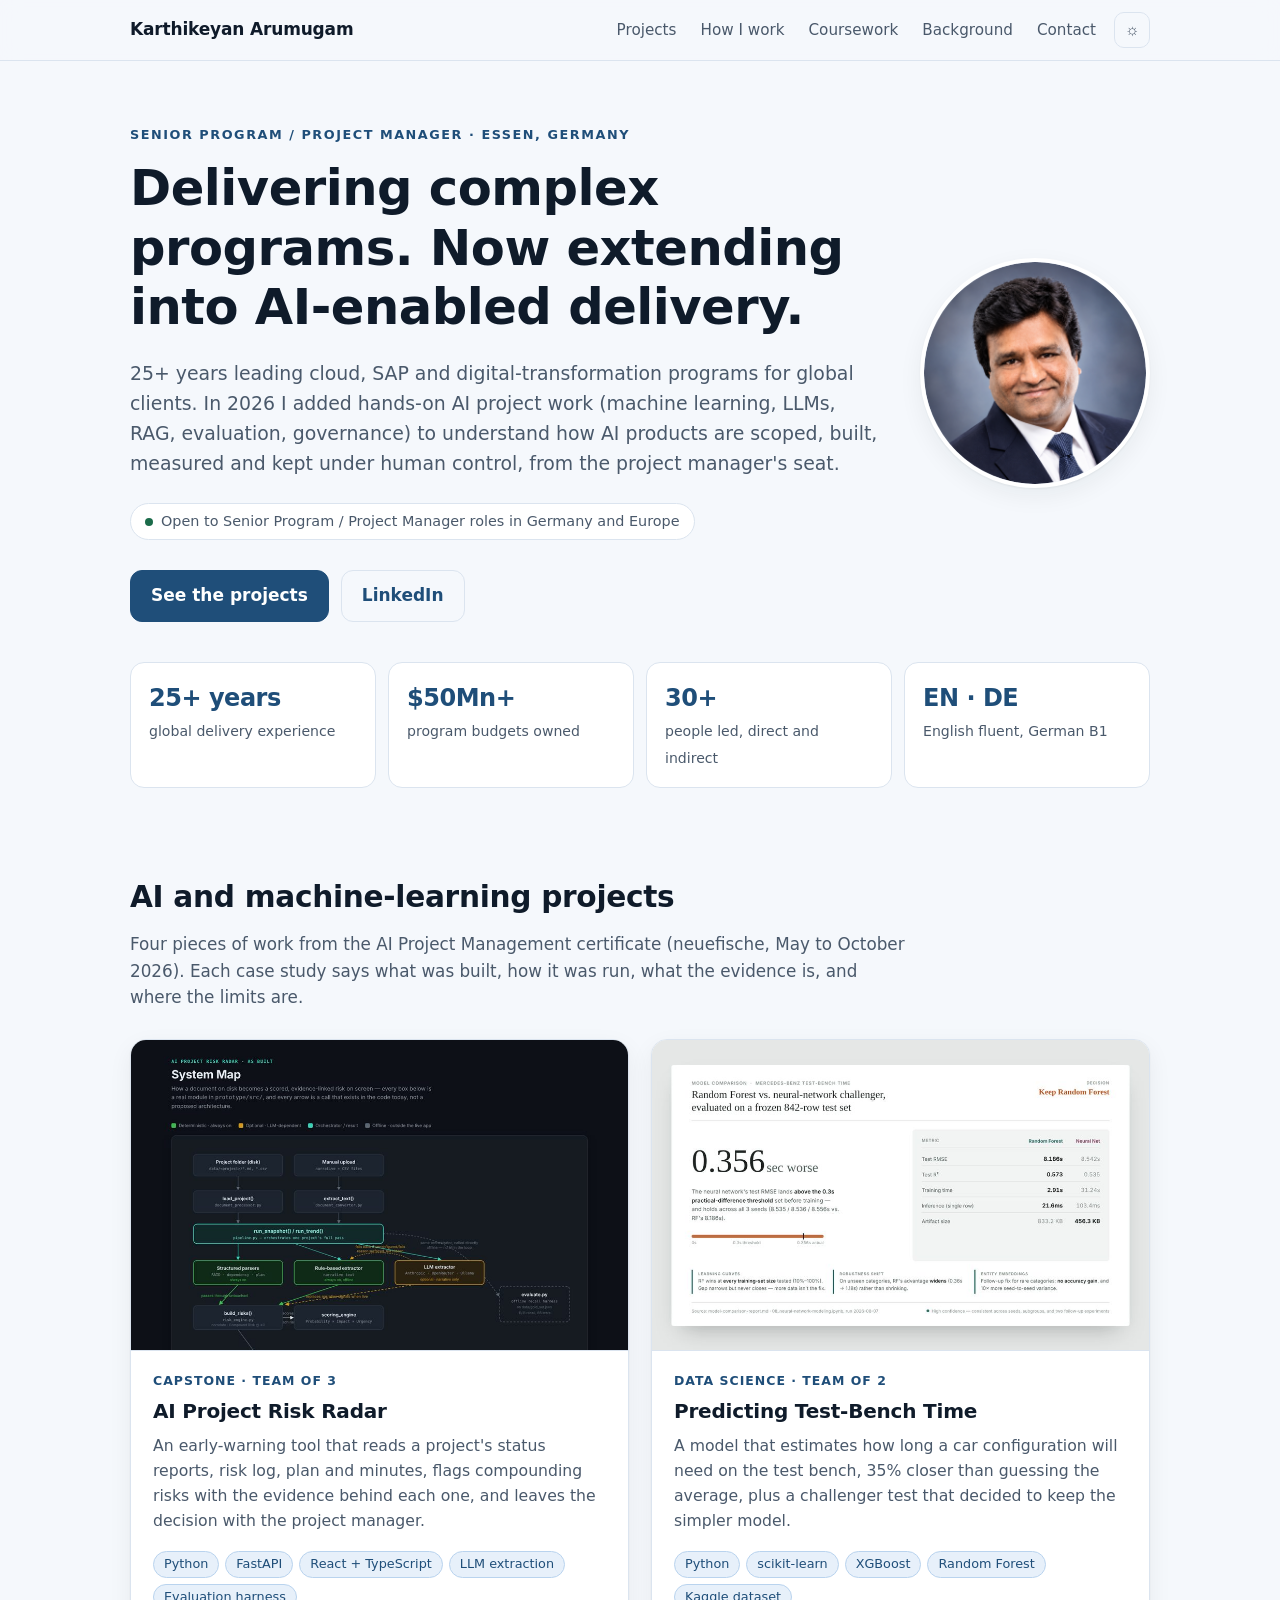
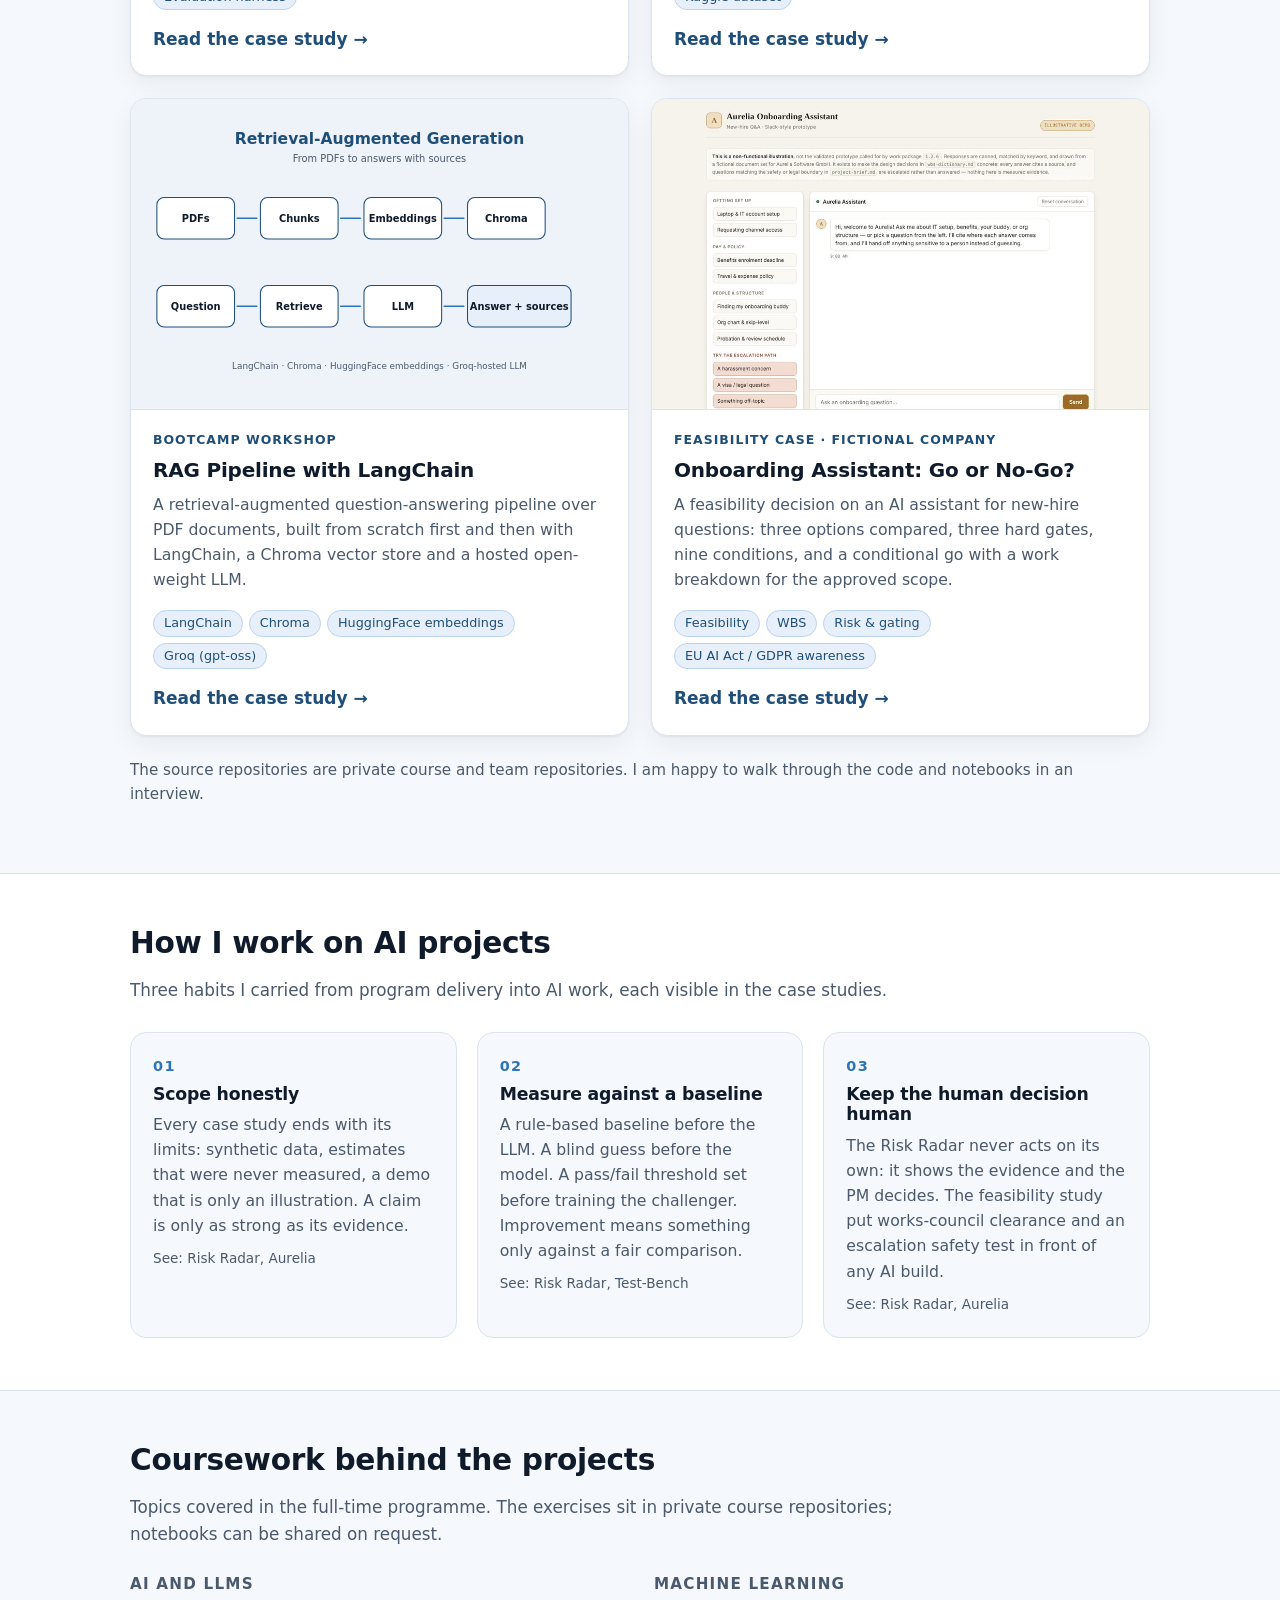
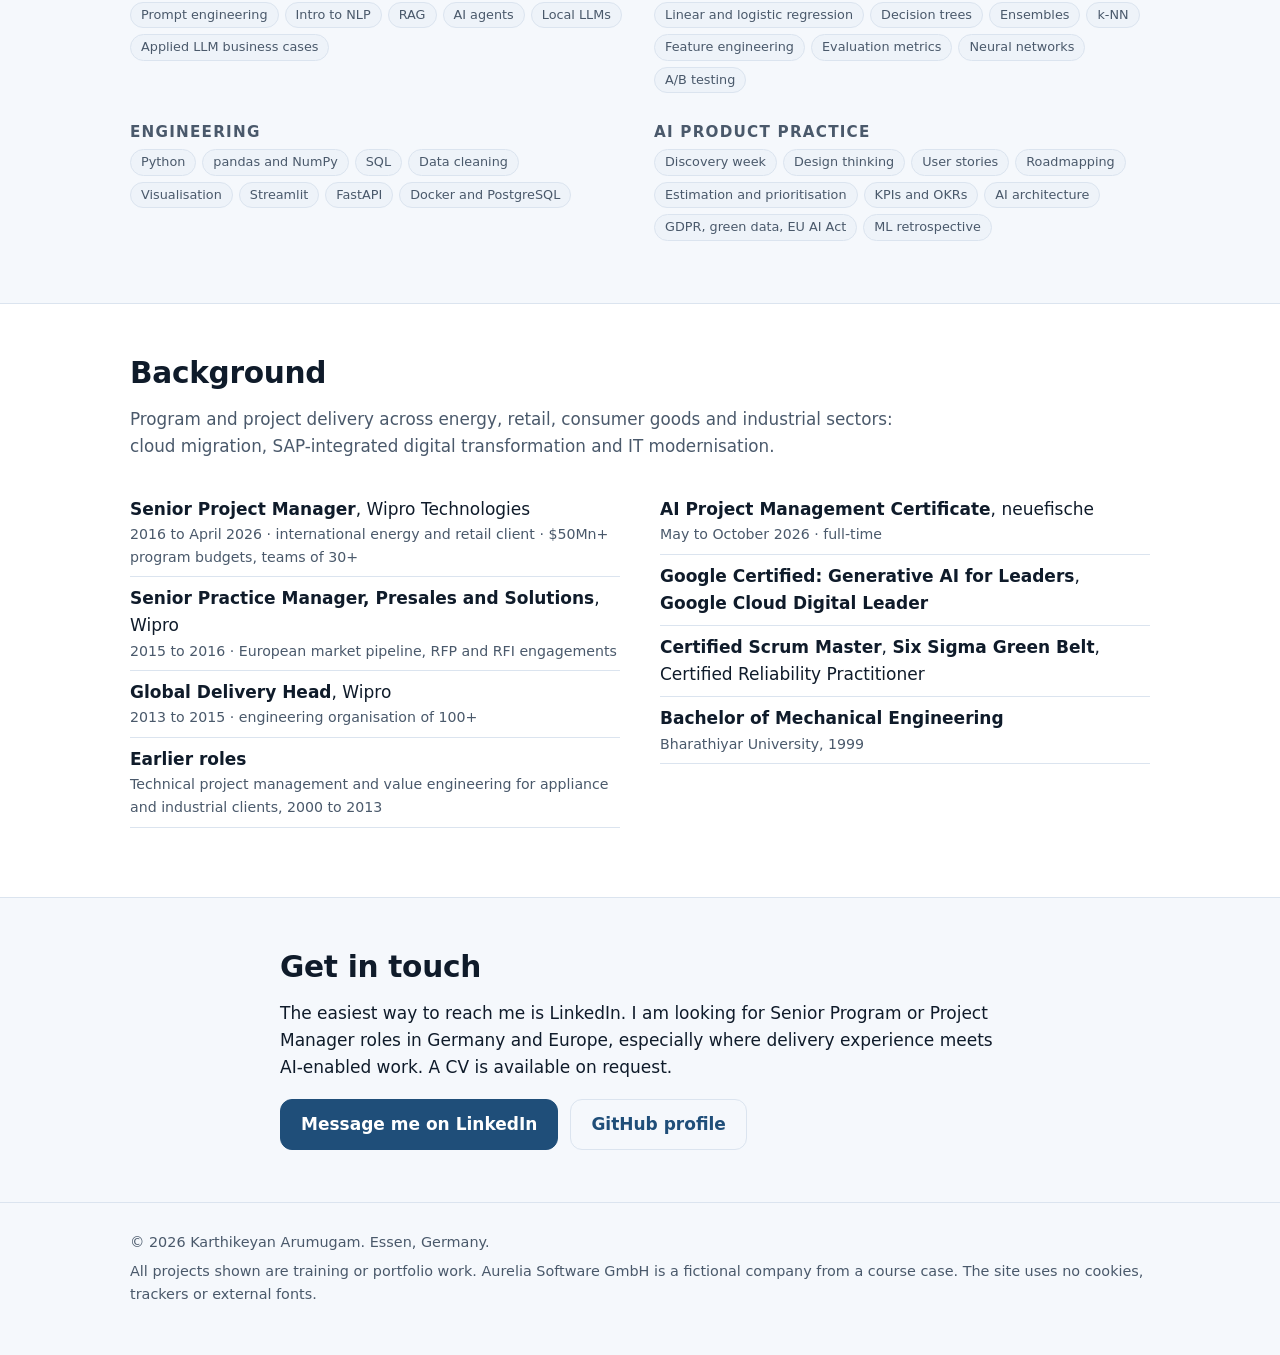
<file: index.html>
<!doctype html>
<html lang="en">
<head>
<meta charset="utf-8">
<meta name="viewport" content="width=device-width, initial-scale=1">
<title>Karthikeyan Arumugam · Program and Project Manager, AI-enabled delivery</title>
<meta name="description" content="Portfolio of Karthikeyan Arumugam, Senior Program / Project Manager in Essen, Germany: four AI and machine-learning projects with case studies, evidence and limits.">
<meta name="theme-color" content="#1f4e79">
<meta property="og:type" content="website">
<meta property="og:title" content="Karthikeyan Arumugam · Program and Project Manager, AI-enabled delivery">
<meta property="og:description" content="Portfolio of Karthikeyan Arumugam, Senior Program / Project Manager in Essen, Germany: four AI and machine-learning projects with case studies, evidence and limits.">
<meta property="og:image" content="https://karthikarumukam-code.github.io/assets/img/og.jpg">
<meta property="og:url" content="https://karthikarumukam-code.github.io/">
<meta name="twitter:card" content="summary_large_image">
<link rel="icon" href="assets/img/favicon.svg" type="image/svg+xml">
<link rel="stylesheet" href="assets/style.css">
<script>try{var t=localStorage.getItem('theme');if(t==='light'||t==='dark'){document.documentElement.setAttribute('data-theme',t);}}catch(e){}</script>
</head>
<body>
<a class="skip" href="#main">Skip to content</a>
<header class="site-head">
  <div class="wrap">
    <a class="brand" href="index.html">Karthikeyan Arumugam</a>
    <nav class="nav" aria-label="Main">
      <a class="hide-xs" href="#projects">Projects</a>
      <a class="hide-sm" href="#how-i-work">How I work</a>
      <a class="hide-sm" href="#coursework">Coursework</a>
      <a class="hide-sm" href="#background">Background</a>
      <a href="#contact">Contact</a>
      <button class="theme-btn" id="theme-btn" type="button" aria-label="Switch light or dark theme" title="Switch light or dark theme">&#9788;</button>
    </nav>
  </div>
</header>

<main id="main">
  <div class="hero">
    <div class="wrap hero-grid">
      <div>
        <div class="eyebrow">Senior Program / Project Manager · Essen, Germany</div>
        <h1>Delivering complex programs. Now extending into AI-enabled delivery.</h1>
        <p class="lead">25+ years leading cloud, SAP and digital-transformation programs for global clients. In 2026 I added hands-on AI project work (machine learning, LLMs, RAG, evaluation, governance) to understand how AI products are scoped, built, measured and kept under human control, from the project manager's seat.</p>
        <div class="status">Open to Senior Program / Project Manager roles in Germany and Europe</div>
        <div class="btns">
          <a class="btn" href="#projects">See the projects</a>
          <a class="btn ghost" href="https://www.linkedin.com/in/karthikeyan-arumugam-399b0a11" rel="me noopener">LinkedIn</a>
        </div>
      </div>
      <img class="portrait" src="assets/img/karthik.png" alt="Portrait of Karthikeyan Arumugam" width="230" height="230">
    </div>
    <div class="wrap">
      <div class="stats" role="list">
        <div class="stat" role="listitem"><b>25+ years</b><span>global delivery experience</span></div>
        <div class="stat" role="listitem"><b>$50Mn+</b><span>program budgets owned</span></div>
        <div class="stat" role="listitem"><b>30+</b><span>people led, direct and indirect</span></div>
        <div class="stat" role="listitem"><b>EN · DE</b><span>English fluent, German B1</span></div>
      </div>
    </div>
  </div>

  <section id="projects">
    <div class="wrap">
      <div class="sec-head">
        <h2>AI and machine-learning projects</h2>
        <p>Four pieces of work from the AI Project Management certificate (neuefische, May to October 2026). Each case study says what was built, how it was run, what the evidence is, and where the limits are.</p>
      </div>
      <div class="cards">
      <article class="card">
        <img class="thumb" src="assets/img/thumb-risk-radar.jpg" alt="System map of the Risk Radar: documents flow through extraction, risk engine and scoring to the project manager" loading="lazy" width="960" height="600">
        <div class="body">
          <div class="tag">Capstone · team of 3</div>
          <h3><a href="projects/risk-radar.html">AI Project Risk Radar</a></h3>
          <p>An early-warning tool that reads a project's status reports, risk log, plan and minutes, flags compounding risks with the evidence behind each one, and leaves the decision with the project manager.</p>
          <ul class="chips"><li>Python</li><li>FastAPI</li><li>React + TypeScript</li><li>LLM extraction</li><li>Evaluation harness</li></ul>
          <span class="more">Read the case study &rarr;</span>
        </div>
      </article>
      <article class="card">
        <img class="thumb" src="assets/img/thumb-test-bench.jpg" alt="Model comparison slide: Random Forest versus a neural network on a frozen test set" loading="lazy" width="960" height="600">
        <div class="body">
          <div class="tag">Data science · team of 2</div>
          <h3><a href="projects/test-bench.html">Predicting Test-Bench Time</a></h3>
          <p>A model that estimates how long a car configuration will need on the test bench, 35% closer than guessing the average, plus a challenger test that decided to keep the simpler model.</p>
          <ul class="chips"><li>Python</li><li>scikit-learn</li><li>XGBoost</li><li>Random Forest</li><li>Kaggle dataset</li></ul>
          <span class="more">Read the case study &rarr;</span>
        </div>
      </article>
      <article class="card">
        <img class="thumb" src="assets/img/thumb-rag.svg" alt="Diagram of a RAG pipeline from PDFs to an answer with sources" loading="lazy" width="960" height="600">
        <div class="body">
          <div class="tag">Bootcamp workshop</div>
          <h3><a href="projects/rag-pipeline.html">RAG Pipeline with LangChain</a></h3>
          <p>A retrieval-augmented question-answering pipeline over PDF documents, built from scratch first and then with LangChain, a Chroma vector store and a hosted open-weight LLM.</p>
          <ul class="chips"><li>LangChain</li><li>Chroma</li><li>HuggingFace embeddings</li><li>Groq (gpt-oss)</li></ul>
          <span class="more">Read the case study &rarr;</span>
        </div>
      </article>
      <article class="card">
        <img class="thumb" src="assets/img/thumb-aurelia.jpg" alt="Prototype demo of the Aurelia onboarding assistant, clearly marked as an illustration" loading="lazy" width="960" height="600">
        <div class="body">
          <div class="tag">Feasibility case · fictional company</div>
          <h3><a href="projects/aurelia-feasibility.html">Onboarding Assistant: Go or No-Go?</a></h3>
          <p>A feasibility decision on an AI assistant for new-hire questions: three options compared, three hard gates, nine conditions, and a conditional go with a work breakdown for the approved scope.</p>
          <ul class="chips"><li>Feasibility</li><li>WBS</li><li>Risk &amp; gating</li><li>EU AI Act / GDPR awareness</li></ul>
          <span class="more">Read the case study &rarr;</span>
        </div>
      </article>
      </div>
      <p style="margin-top:22px;color:var(--muted);font-size:.95rem">The source repositories are private course and team repositories. I am happy to walk through the code and notebooks in an interview.</p>
    </div>
  </section>

  <section id="how-i-work" class="alt">
    <div class="wrap">
      <div class="sec-head">
        <h2>How I work on AI projects</h2>
        <p>Three habits I carried from program delivery into AI work, each visible in the case studies.</p>
      </div>
      <div class="three">
        <div class="principle"><div class="n">01</div><h3>Scope honestly</h3><p>Every case study ends with its limits: synthetic data, estimates that were never measured, a demo that is only an illustration. A claim is only as strong as its evidence.</p><small>See: Risk Radar, Aurelia</small></div>
        <div class="principle"><div class="n">02</div><h3>Measure against a baseline</h3><p>A rule-based baseline before the LLM. A blind guess before the model. A pass/fail threshold set before training the challenger. Improvement means something only against a fair comparison.</p><small>See: Risk Radar, Test-Bench</small></div>
        <div class="principle"><div class="n">03</div><h3>Keep the human decision human</h3><p>The Risk Radar never acts on its own: it shows the evidence and the PM decides. The feasibility study put works-council clearance and an escalation safety test in front of any AI build.</p><small>See: Risk Radar, Aurelia</small></div>
      </div>
    </div>
  </section>

  <section id="coursework">
    <div class="wrap">
      <div class="sec-head">
        <h2>Coursework behind the projects</h2>
        <p>Topics covered in the full-time programme. The exercises sit in private course repositories; notebooks can be shared on request.</p>
      </div>
      <div class="groups"><div><h3>AI and LLMs</h3><ul class="chips quiet"><li>Prompt engineering</li><li>Intro to NLP</li><li>RAG</li><li>AI agents</li><li>Local LLMs</li><li>Applied LLM business cases</li></ul></div><div><h3>Machine learning</h3><ul class="chips quiet"><li>Linear and logistic regression</li><li>Decision trees</li><li>Ensembles</li><li>k-NN</li><li>Feature engineering</li><li>Evaluation metrics</li><li>Neural networks</li><li>A/B testing</li></ul></div><div><h3>Engineering</h3><ul class="chips quiet"><li>Python</li><li>pandas and NumPy</li><li>SQL</li><li>Data cleaning</li><li>Visualisation</li><li>Streamlit</li><li>FastAPI</li><li>Docker and PostgreSQL</li></ul></div><div><h3>AI product practice</h3><ul class="chips quiet"><li>Discovery week</li><li>Design thinking</li><li>User stories</li><li>Roadmapping</li><li>Estimation and prioritisation</li><li>KPIs and OKRs</li><li>AI architecture</li><li>GDPR, green data, EU AI Act</li><li>ML retrospective</li></ul></div></div>
    </div>
  </section>

  <section id="background" class="alt">
    <div class="wrap">
      <div class="sec-head">
        <h2>Background</h2>
        <p>Program and project delivery across energy, retail, consumer goods and industrial sectors: cloud migration, SAP-integrated digital transformation and IT modernisation.</p>
      </div>
      <div class="cred">
        <ul>
          <li><strong>Senior Project Manager</strong>, Wipro Technologies<small>2016 to April 2026 · international energy and retail client · $50Mn+ program budgets, teams of 30+</small></li>
          <li><strong>Senior Practice Manager, Presales and Solutions</strong>, Wipro<small>2015 to 2016 · European market pipeline, RFP and RFI engagements</small></li>
          <li><strong>Global Delivery Head</strong>, Wipro<small>2013 to 2015 · engineering organisation of 100+</small></li>
          <li><strong>Earlier roles</strong><small>Technical project management and value engineering for appliance and industrial clients, 2000 to 2013</small></li>
        </ul>
        <ul>
          <li><strong>AI Project Management Certificate</strong>, neuefische<small>May to October 2026 · full-time</small></li>
          <li><strong>Google Certified: Generative AI for Leaders</strong>, <strong>Google Cloud Digital Leader</strong></li>
          <li><strong>Certified Scrum Master</strong>, <strong>Six Sigma Green Belt</strong>, Certified Reliability Practitioner</li>
          <li><strong>Bachelor of Mechanical Engineering</strong><small>Bharathiyar University, 1999</small></li>
        </ul>
      </div>
    </div>
  </section>

  <section id="contact">
    <div class="wrap narrow">
      <h2>Get in touch</h2>
      <p>The easiest way to reach me is LinkedIn. I am looking for Senior Program or Project Manager roles in Germany and Europe, especially where delivery experience meets AI-enabled work. A CV is available on request.</p>
      <div class="btns">
        <a class="btn" href="https://www.linkedin.com/in/karthikeyan-arumugam-399b0a11" rel="me noopener">Message me on LinkedIn</a>
        <a class="btn ghost" href="https://github.com/karthikarumukam-code" rel="me noopener">GitHub profile</a>
      </div>
    </div>
  </section>
</main>
<footer class="site-foot">
  <div class="wrap">
    <p>&copy; 2026 Karthikeyan Arumugam. Essen, Germany.</p>
    <p>All projects shown are training or portfolio work. Aurelia Software GmbH is a fictional company from a course case. The site uses no cookies, trackers or external fonts.</p>
  </div>
</footer>
<script>
(function(){
  var b=document.getElementById('theme-btn'); if(!b) return;
  function cur(){var t=document.documentElement.getAttribute('data-theme'); if(t) return t; return (window.matchMedia&&window.matchMedia('(prefers-color-scheme: dark)').matches)?'dark':'light';}
  b.addEventListener('click',function(){var n=cur()==='dark'?'light':'dark'; document.documentElement.setAttribute('data-theme',n); try{localStorage.setItem('theme',n);}catch(e){}});
})();
</script>
</body>
</html>
</file>
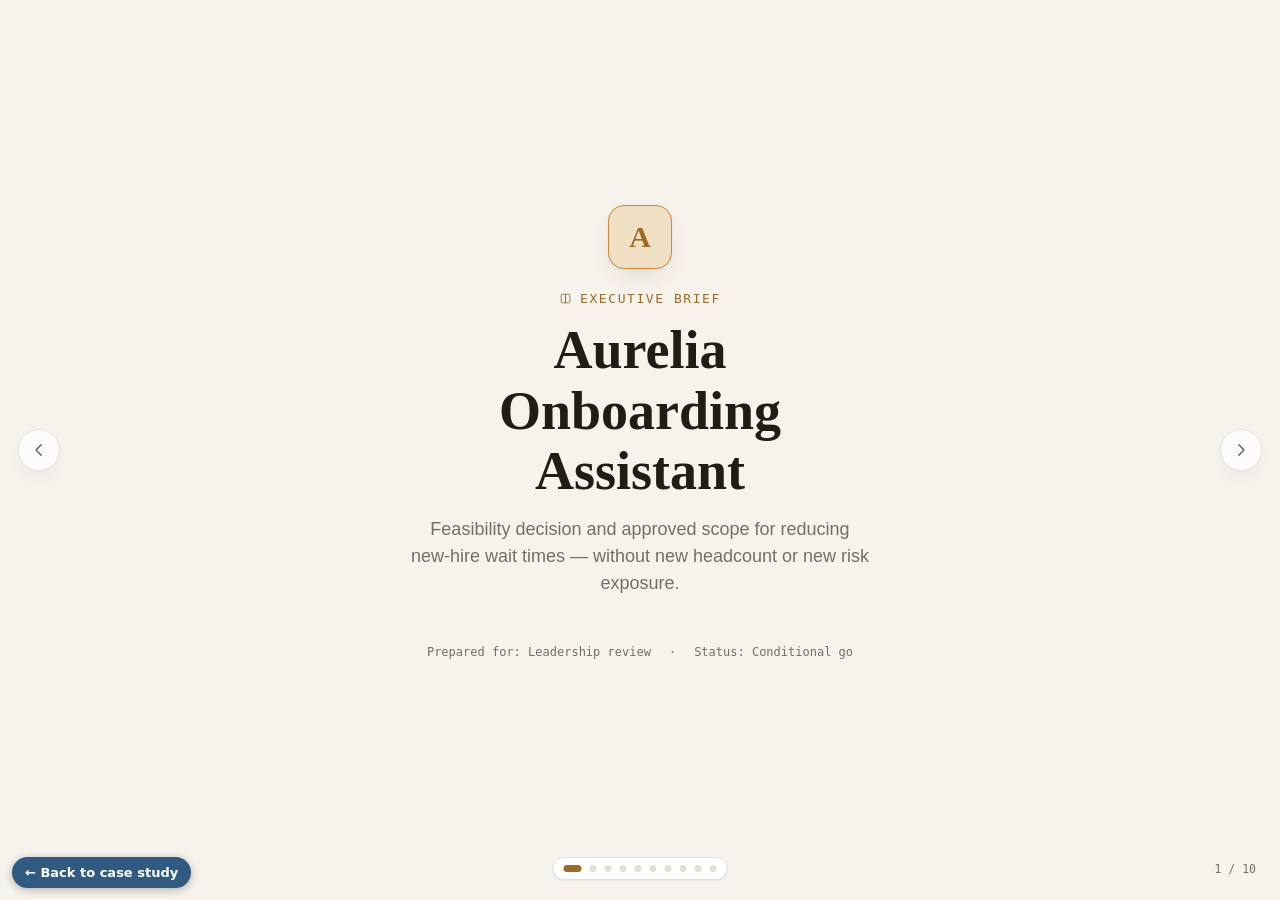
<file: deep-dives/aurelia-executive-brief.html>
<!doctype html><html><head><meta charset=utf8><meta name=viewport content="width=device-width,initial-scale=1"><style>:root{color-scheme:light}body{margin:0;padding:0;font:14px -apple-system,BlinkMacSystemFont,sans-serif;background:#faf9f5;color:#141413}img{max-width:100%}</style></head><body>
<title>Aurelia Onboarding Assistant — Executive Brief</title>
<style>
  :root {
    --bg: #F6F3EC;
    --surface: #FFFFFF;
    --surface-2: #FBF9F4;
    --border: #E3DFD3;
    --text: #201D17;
    --text-muted: #746F62;
    --accent: #9C6B28;
    --accent-soft: #EFDFC3;
    --accent-ring: #C68A3D;
    --good: #3F7D53;
    --good-soft: #DCEBDF;
    --warn: #A6472A;
    --warn-soft: #F3DCD1;
    --amber: #A9791E;
    --amber-soft: #F1E4C3;
    --shadow: 0 1px 2px rgba(32,29,23,0.06), 0 10px 30px -12px rgba(32,29,23,0.20);
    --font-display: 'Iowan Old Style', 'Palatino Linotype', 'Book Antiqua', Georgia, serif;
    --font-body: -apple-system, BlinkMacSystemFont, 'Segoe UI', Roboto, Helvetica, Arial, sans-serif;
    --font-mono: ui-monospace, 'SF Mono', 'Cascadia Code', 'Roboto Mono', Menlo, monospace;
  }
  @media (prefers-color-scheme: dark) {
    :root {
      --bg: #15161B; --surface: #1C1E24; --surface-2: #21232A; --border: #2C2F37;
      --text: #ECE8DE; --text-muted: #9A968A; --accent: #D9A54F; --accent-soft: #3A2E1A;
      --accent-ring: #E3B562; --good: #6FBF86; --good-soft: #1E3324;
      --warn: #E08A64; --warn-soft: #3B241C; --amber: #E0B854; --amber-soft: #3A2E12;
      --shadow: 0 1px 2px rgba(0,0,0,0.3), 0 14px 36px -14px rgba(0,0,0,0.65);
    }
  }
  :root[data-theme="dark"] {
    --bg: #15161B; --surface: #1C1E24; --surface-2: #21232A; --border: #2C2F37;
    --text: #ECE8DE; --text-muted: #9A968A; --accent: #D9A54F; --accent-soft: #3A2E1A;
    --accent-ring: #E3B562; --good: #6FBF86; --good-soft: #1E3324;
    --warn: #E08A64; --warn-soft: #3B241C; --amber: #E0B854; --amber-soft: #3A2E12;
    --shadow: 0 1px 2px rgba(0,0,0,0.3), 0 14px 36px -14px rgba(0,0,0,0.65);
  }
  :root[data-theme="light"] {
    --bg: #F6F3EC; --surface: #FFFFFF; --surface-2: #FBF9F4; --border: #E3DFD3;
    --text: #201D17; --text-muted: #746F62; --accent: #9C6B28; --accent-soft: #EFDFC3;
    --accent-ring: #C68A3D; --good: #3F7D53; --good-soft: #DCEBDF;
    --warn: #A6472A; --warn-soft: #F3DCD1; --amber: #A9791E; --amber-soft: #F1E4C3;
    --shadow: 0 1px 2px rgba(32,29,23,0.06), 0 10px 30px -12px rgba(32,29,23,0.20);
  }

  * { box-sizing: border-box; }
  html, body {
    margin: 0; padding: 0; height: 100%;
    background: var(--bg); color: var(--text);
    font-family: var(--font-body);
    -webkit-font-smoothing: antialiased;
    overflow: hidden;
  }
  h1, h2, h3 { font-family: var(--font-display); text-wrap: balance; margin: 0; }
  .icon { width: 1em; height: 1em; stroke: currentColor; fill: none; stroke-width: 1.6; stroke-linecap: round; stroke-linejoin: round; flex: none; }

  .deck {
    position: relative;
    width: 100vw; height: 100vh;
    overflow: hidden;
  }
  .slide {
    position: absolute; inset: 0;
    display: flex; flex-direction: column;
    align-items: center; justify-content: center;
    padding: 8vh 8vw 12vh;
    opacity: 0; visibility: hidden;
    transform: translateY(10px);
    transition: opacity 0.35s ease, transform 0.35s ease;
  }
  .slide.active { opacity: 1; visibility: visible; transform: translateY(0); z-index: 1; }
  @media (prefers-reduced-motion: reduce) {
    .slide { transition: opacity 0.01s linear; transform: none; }
  }

  .eyebrow {
    font-family: var(--font-mono);
    font-size: clamp(11px, 1.1vw, 13px);
    text-transform: uppercase;
    letter-spacing: 0.12em;
    color: var(--accent);
    display: flex; align-items: center; gap: 8px;
    margin-bottom: 14px;
  }
  .eyebrow .icon { color: var(--accent); }

  .headline {
    font-size: clamp(28px, 4.6vw, 54px);
    font-weight: 600;
    line-height: 1.12;
    max-width: 16ch;
    text-align: center;
  }
  .sub {
    margin-top: 14px;
    font-size: clamp(14px, 1.5vw, 18px);
    color: var(--text-muted);
    max-width: 46ch;
    text-align: center;
    line-height: 1.5;
  }
  .footnote {
    margin-top: 26px;
    font-family: var(--font-mono);
    font-size: 11.5px;
    color: var(--text-muted);
    text-align: center;
    max-width: 60ch;
  }

  /* ---- title slide ---- */
  .mark {
    width: 64px; height: 64px; border-radius: 16px;
    background: var(--accent-soft); border: 1px solid var(--accent-ring);
    color: var(--accent); font-family: var(--font-display); font-weight: 600; font-size: 30px;
    display: flex; align-items: center; justify-content: center;
    margin-bottom: 22px;
    box-shadow: var(--shadow);
  }
  .meta-line {
    margin-top: 30px;
    font-family: var(--font-mono);
    font-size: 12px;
    color: var(--text-muted);
    display: flex; gap: 18px; flex-wrap: wrap; justify-content: center;
  }

  /* ---- generic grid of cards ---- */
  .cards {
    display: grid;
    gap: 20px;
    margin-top: 8px;
    width: 100%;
    max-width: 1040px;
  }
  .cards.cols-3 { grid-template-columns: repeat(3, 1fr); }
  .cards.cols-4 { grid-template-columns: repeat(4, 1fr); }
  @media (max-width: 860px) {
    .cards.cols-3, .cards.cols-4 { grid-template-columns: 1fr 1fr; }
  }
  .card {
    background: var(--surface);
    border: 1px solid var(--border);
    border-radius: 14px;
    padding: 20px 18px;
    box-shadow: var(--shadow);
    display: flex; flex-direction: column; gap: 10px;
    text-align: center;
    align-items: center;
  }
  .card .icon-wrap {
    width: 46px; height: 46px; border-radius: 12px;
    background: var(--accent-soft); border: 1px solid var(--accent-ring); color: var(--accent);
    display: flex; align-items: center; justify-content: center; font-size: 22px;
  }
  .card.warn .icon-wrap { background: var(--warn-soft); border-color: color-mix(in srgb, var(--warn) 45%, var(--border)); color: var(--warn); }
  .card.good .icon-wrap { background: var(--good-soft); border-color: color-mix(in srgb, var(--good) 45%, var(--border)); color: var(--good); }
  .card h3 { font-size: 16.5px; font-weight: 600; font-family: var(--font-body); }
  .card p { margin: 0; font-size: 13px; color: var(--text-muted); line-height: 1.45; }
  .card .stat { font-family: var(--font-mono); font-size: 12px; color: var(--accent); font-variant-numeric: tabular-nums; }

  /* ---- options comparison ---- */
  .opt-card { position: relative; }
  .opt-tag {
    position: absolute; top: -10px; right: 14px;
    font-family: var(--font-mono); font-size: 10px; text-transform: uppercase; letter-spacing: 0.06em;
    background: var(--surface-2); border: 1px solid var(--border); border-radius: 999px; padding: 3px 9px;
    color: var(--text-muted);
  }
  .opt-tag.selected { color: var(--good); border-color: color-mix(in srgb, var(--good) 45%, var(--border)); background: var(--good-soft); }
  .opt-tag.gated { color: var(--amber); border-color: color-mix(in srgb, var(--amber) 45%, var(--border)); background: var(--amber-soft); }

  /* ---- feasibility grid ---- */
  .fgrid {
    width: 100%; max-width: 760px;
    display: grid;
    grid-template-columns: 1.4fr repeat(3, 0.8fr);
    gap: 1px;
    background: var(--border);
    border: 1px solid var(--border);
    border-radius: 12px;
    overflow: hidden;
    box-shadow: var(--shadow);
    margin-top: 10px;
  }
  .fgrid > div { background: var(--surface); padding: 12px 10px; display: flex; align-items: center; }
  .fgrid .fhead { background: var(--surface-2); font-family: var(--font-mono); font-size: 11px; text-transform: uppercase; letter-spacing: 0.05em; color: var(--text-muted); justify-content: center; }
  .fgrid .dimlabel { gap: 8px; font-size: 13.5px; font-weight: 600; }
  .fgrid .dimlabel .icon { color: var(--accent); }
  .dot-cell { justify-content: center; }
  .rag { width: 13px; height: 13px; border-radius: 50%; display: inline-block; }
  .rag.g { background: var(--good); }
  .rag.a { background: var(--amber); }
  .rag.r { background: var(--warn); }
  .legend { display: flex; gap: 20px; margin-top: 16px; font-size: 12px; color: var(--text-muted); align-items: center; }
  .legend span { display: flex; align-items: center; gap: 6px; }

  /* ---- gate slide ---- */
  .gate-row { display: flex; gap: 18px; align-items: center; margin-top: 10px; flex-wrap: wrap; justify-content: center; }
  .gate-chip {
    display: flex; align-items: center; gap: 10px;
    background: var(--warn-soft); border: 1px solid color-mix(in srgb, var(--warn) 40%, var(--border));
    color: var(--warn); border-radius: 12px; padding: 12px 16px; font-weight: 600; font-size: 14px;
    box-shadow: var(--shadow);
  }
  .gate-chip .icon { width: 20px; height: 20px; }
  .arrow-between { color: var(--text-muted); }

  /* ---- decision flow ---- */
  .flow { display: flex; align-items: center; gap: 10px; margin-top: 10px; flex-wrap: wrap; justify-content: center; }
  .flow-node {
    background: var(--surface); border: 1px solid var(--border); border-radius: 14px;
    padding: 18px 20px; text-align: center; min-width: 190px; box-shadow: var(--shadow);
    display: flex; flex-direction: column; align-items: center; gap: 8px;
  }
  .flow-node .icon-wrap { width: 40px; height: 40px; border-radius: 10px; display: flex; align-items: center; justify-content: center; }
  .flow-node.now .icon-wrap { background: var(--good-soft); color: var(--good); border: 1px solid color-mix(in srgb, var(--good) 40%, var(--border)); }
  .flow-node.gate .icon-wrap { background: var(--amber-soft); color: var(--amber); border: 1px solid color-mix(in srgb, var(--amber) 40%, var(--border)); }
  .flow-node.future .icon-wrap { background: var(--surface-2); color: var(--text-muted); border: 1px solid var(--border); }
  .flow-node h3 { font-size: 15px; font-family: var(--font-body); font-weight: 700; }
  .flow-node p { margin: 0; font-size: 12px; color: var(--text-muted); }
  .flow .icon.chevron { width: 22px; height: 22px; color: var(--text-muted); }

  /* ---- scope columns ---- */
  .scope-cols { display: flex; gap: 28px; margin-top: 10px; width: 100%; max-width: 900px; justify-content: center; flex-wrap: wrap; }
  .scope-col { flex: 1; min-width: 280px; background: var(--surface); border: 1px solid var(--border); border-radius: 14px; padding: 18px 20px; box-shadow: var(--shadow); }
  .scope-col h3 { font-size: 14px; font-family: var(--font-mono); text-transform: uppercase; letter-spacing: 0.05em; color: var(--text-muted); margin-bottom: 12px; font-weight: 600; }
  .scope-list { list-style: none; margin: 0; padding: 0; display: flex; flex-direction: column; gap: 10px; }
  .scope-list li { display: flex; align-items: center; gap: 10px; font-size: 13.5px; }
  .scope-list .icon { color: var(--accent); width: 17px; height: 17px; }
  .scope-col.gated .icon { color: var(--amber); }

  /* ---- 9 conditions grid ---- */
  .cond-grid { display: grid; grid-template-columns: repeat(3, 1fr); gap: 12px; margin-top: 10px; max-width: 760px; width: 100%; }
  @media (max-width: 700px) { .cond-grid { grid-template-columns: repeat(2, 1fr); } }
  .cond {
    background: var(--surface); border: 1px solid var(--border); border-radius: 10px;
    padding: 12px 12px; display: flex; align-items: center; gap: 10px; box-shadow: var(--shadow);
  }
  .cond.hard { border-color: color-mix(in srgb, var(--warn) 45%, var(--border)); background: var(--warn-soft); }
  .cond .num {
    font-family: var(--font-mono); font-size: 11px; color: var(--surface); background: var(--accent);
    width: 20px; height: 20px; border-radius: 50%; display: flex; align-items: center; justify-content: center; flex: none;
  }
  .cond.hard .num { background: var(--warn); }
  .cond span.label { font-size: 12.5px; font-weight: 600; line-height: 1.25; }

  /* ---- timeline ---- */
  .timeline { display: flex; align-items: flex-start; gap: 0; margin-top: 20px; width: 100%; max-width: 900px; justify-content: center; }
  .tl-step { display: flex; flex-direction: column; align-items: center; gap: 10px; flex: 1; position: relative; text-align: center; padding: 0 6px; }
  .tl-step:not(:last-child)::after {
    content: ""; position: absolute; top: 20px; left: 55%; width: 90%; height: 1px; background: var(--border);
  }
  .tl-dot {
    width: 40px; height: 40px; border-radius: 50%; background: var(--surface); border: 1px solid var(--accent-ring);
    color: var(--accent); display: flex; align-items: center; justify-content: center; z-index: 1; box-shadow: var(--shadow);
  }
  .tl-step h3 { font-size: 13px; font-family: var(--font-body); font-weight: 700; }
  .tl-step p { margin: 0; font-size: 11.5px; color: var(--text-muted); max-width: 16ch; }

  /* ---- closing ---- */
  .doc-list { display: flex; gap: 10px; flex-wrap: wrap; justify-content: center; margin-top: 22px; }
  .doc-chip {
    font-family: var(--font-mono); font-size: 11.5px; background: var(--surface-2); border: 1px solid var(--border);
    border-radius: 999px; padding: 6px 12px; color: var(--text-muted);
  }

  /* ---- nav chrome ---- */
  .nav-btn {
    position: fixed; top: 50%; transform: translateY(-50%);
    width: 42px; height: 42px; border-radius: 50%;
    background: var(--surface); border: 1px solid var(--border); color: var(--text);
    display: flex; align-items: center; justify-content: center; cursor: pointer;
    box-shadow: var(--shadow); z-index: 5; opacity: 0.75;
  }
  .nav-btn:hover { opacity: 1; border-color: var(--accent-ring); }
  .nav-btn:focus-visible { outline: 2px solid var(--accent-ring); outline-offset: 2px; }
  .nav-btn.prev { left: 18px; }
  .nav-btn.next { right: 18px; }
  .nav-btn .icon { width: 18px; height: 18px; }

  .dots {
    position: fixed; bottom: 20px; left: 50%; transform: translateX(-50%);
    display: flex; gap: 8px; z-index: 5;
    background: var(--surface); border: 1px solid var(--border); border-radius: 999px;
    padding: 7px 10px; box-shadow: var(--shadow);
  }
  .dots button {
    width: 7px; height: 7px; border-radius: 50%; background: var(--border); border: none; padding: 0; cursor: pointer;
  }
  .dots button.active { background: var(--accent); width: 18px; border-radius: 4px; }

  .counter {
    position: fixed; bottom: 24px; right: 24px;
    font-family: var(--font-mono); font-size: 11.5px; color: var(--text-muted); font-variant-numeric: tabular-nums;
    z-index: 5;
  }
</style>

<svg style="display:none">
  <defs>
    <symbol id="i-clock" viewBox="0 0 24 24"><circle cx="12" cy="12" r="9"/><path d="M12 7v5l3.5 2"/></symbol>
    <symbol id="i-alert" viewBox="0 0 24 24"><path d="M12 3.5 21 19.5H3z"/><path d="M12 9.5v4.2M12 17h.01"/></symbol>
    <symbol id="i-users" viewBox="0 0 24 24"><circle cx="9" cy="8" r="3"/><path d="M3.5 19c0-3 2.5-5 5.5-5s5.5 2 5.5 5"/><circle cx="17" cy="9" r="2.4"/><path d="M15.2 14.2c2.4.3 4.3 2.1 4.3 4.8"/></symbol>
    <symbol id="i-pause" viewBox="0 0 24 24"><circle cx="12" cy="12" r="9"/><path d="M10 9v6M14 9v6"/></symbol>
    <symbol id="i-book" viewBox="0 0 24 24"><path d="M4 5.5C4 4.7 4.7 4 5.5 4H12v16H5.5c-.8 0-1.5-.7-1.5-1.5z"/><path d="M20 5.5c0-.8-.7-1.5-1.5-1.5H12v16h6.5c.8 0 1.5-.7 1.5-1.5z"/></symbol>
    <symbol id="i-chat" viewBox="0 0 24 24"><path d="M4 5.5h16v10H9l-4 3.5v-3.5H4z"/></symbol>
    <symbol id="i-shield" viewBox="0 0 24 24"><path d="M12 3.5 19 6v6c0 4.5-3 7.5-7 8.5-4-1-7-4-7-8.5V6z"/><path d="M9.2 12l1.9 1.9 3.7-3.9"/></symbol>
    <symbol id="i-flag" viewBox="0 0 24 24"><path d="M6 20V4"/><path d="M6 5h11l-2.5 3.5L17 12H6"/></symbol>
    <symbol id="i-coin" viewBox="0 0 24 24"><circle cx="12" cy="12" r="8.5"/><path d="M12 8v8M9.5 10a2.5 2 0 0 1 2.5-1.6c1.5 0 2.5.8 2.5 1.8s-1 1.4-2.5 1.8-2.5.8-2.5 1.8 1 1.8 2.5 1.8a2.6 2 0 0 0 2.5-1.6"/></symbol>
    <symbol id="i-gear" viewBox="0 0 24 24"><circle cx="12" cy="12" r="3.2"/><path d="M12 3.5v2.4M12 18.1v2.4M20.5 12h-2.4M5.9 12H3.5M18 6l-1.7 1.7M7.7 16.3 6 18M18 18l-1.7-1.7M7.7 7.7 6 6"/></symbol>
    <symbol id="i-check" viewBox="0 0 24 24"><circle cx="12" cy="12" r="9"/><path d="M8 12.3l2.6 2.6L16.5 9"/></symbol>
    <symbol id="i-help" viewBox="0 0 24 24"><circle cx="12" cy="12" r="9"/><path d="M9.3 9.3c0-1.6 1.3-2.6 2.8-2.6s2.7.9 2.7 2.3c0 1.9-2.7 2-2.7 4.1M12 17h.01"/></symbol>
    <symbol id="i-clipboard" viewBox="0 0 24 24"><rect x="6" y="4.5" width="12" height="16" rx="1.4"/><rect x="9" y="3" width="6" height="3" rx="1"/><path d="M9 11h6M9 14.5h6M9 18h4"/></symbol>
    <symbol id="i-calendar" viewBox="0 0 24 24"><rect x="3.5" y="5" width="17" height="15" rx="1.6"/><path d="M3.5 9.5h17M8 3v3.5M16 3v3.5"/></symbol>
    <symbol id="i-arrow" viewBox="0 0 24 24"><path d="M4 12h15M13.5 6.5 19 12l-5.5 5.5"/></symbol>
    <symbol id="i-chevron" viewBox="0 0 24 24"><path d="M9 5l7 7-7 7"/></symbol>
    <symbol id="i-chevron-l" viewBox="0 0 24 24"><path d="M15 5l-7 7 7 7"/></symbol>
  </defs>
</svg>

<div class="deck" id="deck">

  <!-- 1: TITLE -->
  <section class="slide active">
    <div class="mark">A</div>
    <div class="eyebrow"><svg class="icon"><use href="#i-book"/></svg> Executive brief</div>
    <h1 class="headline">Aurelia Onboarding Assistant</h1>
    <p class="sub">Feasibility decision and approved scope for reducing new-hire wait times — without new headcount or new risk exposure.</p>
    <div class="meta-line">
      <span>Prepared for: Leadership review</span>
      <span>·</span>
      <span>Status: Conditional go</span>
    </div>
  </section>

  <!-- 2: PROBLEM -->
  <section class="slide">
    <div class="eyebrow"><svg class="icon"><use href="#i-alert"/></svg> The problem</div>
    <h1 class="headline">New hires wait on questions we already know the answers to</h1>
    <div class="cards cols-3">
      <div class="card warn">
        <div class="icon-wrap"><svg class="icon" style="width:22px;height:22px"><use href="#i-clock"/></svg></div>
        <h3>Slow answers</h3>
        <p class="stat">1–3 day wait*</p>
      </div>
      <div class="card warn">
        <div class="icon-wrap"><svg class="icon" style="width:22px;height:22px"><use href="#i-alert"/></svg></div>
        <h3>Inconsistent info</h3>
        <p class="stat">Missed deadlines*</p>
      </div>
      <div class="card warn">
        <div class="icon-wrap"><svg class="icon" style="width:22px;height:22px"><use href="#i-users"/></svg></div>
        <h3>Repetitive load</h3>
        <p class="stat">~15–20 Q / cohort</p>
      </div>
    </div>
    <p class="footnote">*Estimated from informal reports — not yet measured. See assumptions-and-evidence.md.</p>
  </section>

  <!-- 3: OPTIONS -->
  <section class="slide">
    <div class="eyebrow"><svg class="icon"><use href="#i-gear"/></svg> Three options compared</div>
    <h1 class="headline">We compared doing nothing, doing less, and doing more</h1>
    <div class="cards cols-3">
      <div class="card opt-card"><span class="opt-tag">Option A</span>
        <div class="icon-wrap"><svg class="icon" style="width:22px;height:22px"><use href="#i-pause"/></svg></div>
        <h3>Business as usual</h3>
        <p>Handbook + buddy + inbox</p>
      </div>
      <div class="card opt-card good"><span class="opt-tag selected">Option B</span>
        <div class="icon-wrap"><svg class="icon" style="width:22px;height:22px"><use href="#i-book"/></svg></div>
        <h3>Knowledge base</h3>
        <p>Owned, searchable, low risk</p>
      </div>
      <div class="card opt-card" style="position:relative"><span class="opt-tag gated">Option C</span>
        <div class="icon-wrap"><svg class="icon" style="width:22px;height:22px"><use href="#i-chat"/></svg></div>
        <h3>AI assistant</h3>
        <p>Higher upside, higher exposure</p>
      </div>
    </div>
  </section>

  <!-- 4: FEASIBILITY SNAPSHOT -->
  <section class="slide">
    <div class="eyebrow"><svg class="icon"><use href="#i-gear"/></svg> Feasibility snapshot</div>
    <h1 class="headline" style="font-size:clamp(24px,3.6vw,38px)">Option C looks promising and least proven</h1>
    <div class="fgrid">
      <div class="fhead"></div>
      <div class="fhead">A</div>
      <div class="fhead">B</div>
      <div class="fhead">C</div>

      <div class="dimlabel"><svg class="icon"><use href="#i-users"/></svg> Value</div>
      <div class="dot-cell"><span class="rag r"></span></div>
      <div class="dot-cell"><span class="rag a"></span></div>
      <div class="dot-cell"><span class="rag a"></span></div>

      <div class="dimlabel"><svg class="icon"><use href="#i-coin"/></svg> Economic</div>
      <div class="dot-cell"><span class="rag r"></span></div>
      <div class="dot-cell"><span class="rag a"></span></div>
      <div class="dot-cell"><span class="rag r"></span></div>

      <div class="dimlabel"><svg class="icon"><use href="#i-gear"/></svg> Technical</div>
      <div class="dot-cell"><span class="rag g"></span></div>
      <div class="dot-cell"><span class="rag a"></span></div>
      <div class="dot-cell"><span class="rag a"></span></div>

      <div class="dimlabel"><svg class="icon"><use href="#i-shield"/></svg> Legal &amp; safety</div>
      <div class="dot-cell"><span class="rag a"></span></div>
      <div class="dot-cell"><span class="rag a"></span></div>
      <div class="dot-cell"><span class="rag r"></span></div>

      <div class="dimlabel"><svg class="icon"><use href="#i-flag"/></svg> Operational</div>
      <div class="dot-cell"><span class="rag a"></span></div>
      <div class="dot-cell"><span class="rag a"></span></div>
      <div class="dot-cell"><span class="rag r"></span></div>
    </div>
    <div class="legend">
      <span><span class="rag g"></span>Confident</span>
      <span><span class="rag a"></span>Uncertain</span>
      <span><span class="rag r"></span>Weak / gated</span>
    </div>
  </section>

  <!-- 5: HARD GATES -->
  <section class="slide">
    <div class="eyebrow"><svg class="icon"><use href="#i-shield"/></svg> Non-negotiable</div>
    <h1 class="headline">Three things can stop Option C outright</h1>
    <div class="gate-row">
      <div class="gate-chip"><svg class="icon"><use href="#i-users"/></svg> Works-council clearance</div>
      <svg class="icon arrow-between"><use href="#i-arrow"/></svg>
      <div class="gate-chip"><svg class="icon"><use href="#i-shield"/></svg> Escalation safety test</div>
      <svg class="icon arrow-between"><use href="#i-arrow"/></svg>
      <div class="gate-chip"><svg class="icon"><use href="#i-alert"/></svg> No sensitive-data leak</div>
    </div>
    <p class="footnote">Any one failing is a no-go for Option C — regardless of how everything else scores.</p>
  </section>

  <!-- 6: DECISION -->
  <section class="slide">
    <div class="eyebrow"><svg class="icon"><use href="#i-check"/></svg> The decision</div>
    <h1 class="headline">Conditional go — staged, not all at once</h1>
    <div class="flow">
      <div class="flow-node now">
        <div class="icon-wrap"><svg class="icon" style="width:20px;height:20px"><use href="#i-check"/></svg></div>
        <h3>Build Option B</h3>
        <p>Approved now</p>
      </div>
      <svg class="icon chevron"><use href="#i-chevron"/></svg>
      <div class="flow-node gate">
        <div class="icon-wrap"><svg class="icon" style="width:20px;height:20px"><use href="#i-shield"/></svg></div>
        <h3>Validate Option C</h3>
        <p>Bounded, gated pilot</p>
      </div>
      <svg class="icon chevron"><use href="#i-chevron"/></svg>
      <div class="flow-node future">
        <div class="icon-wrap"><svg class="icon" style="width:20px;height:20px"><use href="#i-help"/></svg></div>
        <h3>Build decision</h3>
        <p>Separate, future call</p>
      </div>
    </div>
  </section>

  <!-- 7: SCOPE NOW -->
  <section class="slide">
    <div class="eyebrow"><svg class="icon"><use href="#i-clipboard"/></svg> Approved scope</div>
    <h1 class="headline" style="font-size:clamp(24px,3.6vw,38px)">What's actually being built right now</h1>
    <div class="scope-cols">
      <div class="scope-col">
        <h3>Knowledge base — production</h3>
        <ul class="scope-list">
          <li><svg class="icon"><use href="#i-clipboard"/></svg> Content audit</li>
          <li><svg class="icon"><use href="#i-book"/></svg> Platform &amp; integration</li>
          <li><svg class="icon"><use href="#i-users"/></svg> Content ownership</li>
          <li><svg class="icon"><use href="#i-flag"/></svg> Launch &amp; adoption report</li>
        </ul>
      </div>
      <div class="scope-col gated">
        <h3>AI validation — bounded pilot</h3>
        <ul class="scope-list">
          <li><svg class="icon"><use href="#i-shield"/></svg> Legal &amp; works-council clearance</li>
          <li><svg class="icon"><use href="#i-chat"/></svg> Prototype + evaluation</li>
          <li><svg class="icon"><use href="#i-alert"/></svg> Escalation safety test</li>
          <li><svg class="icon"><use href="#i-help"/></svg> Go / no-go recommendation</li>
        </ul>
      </div>
    </div>
  </section>

  <!-- 8: 9 CONDITIONS -->
  <section class="slide">
    <div class="eyebrow"><svg class="icon"><use href="#i-shield"/></svg> Watch list</div>
    <h1 class="headline" style="font-size:clamp(24px,3.6vw,38px)">Nine conditions gate a future Option C build</h1>
    <div class="cond-grid">
      <div class="cond hard"><span class="num">1</span><span class="label">Works-council clearance</span></div>
      <div class="cond hard"><span class="num">2</span><span class="label">Escalation safety test</span></div>
      <div class="cond"><span class="num">3</span><span class="label">Quality threshold met</span></div>
      <div class="cond"><span class="num">4</span><span class="label">Owner named</span></div>
      <div class="cond"><span class="num">5</span><span class="label">Question volume confirmed</span></div>
      <div class="cond"><span class="num">6</span><span class="label">Lawful basis documented</span></div>
      <div class="cond"><span class="num">7</span><span class="label">Correction path defined</span></div>
      <div class="cond"><span class="num">8</span><span class="label">Effort fits capacity</span></div>
      <div class="cond hard"><span class="num">9</span><span class="label">Sensitive data excluded</span></div>
    </div>
    <p class="footnote">Highlighted = hard gate. The rest are strong conditions, not automatic blockers.</p>
  </section>

  <!-- 9: TIMELINE -->
  <section class="slide">
    <div class="eyebrow"><svg class="icon"><use href="#i-calendar"/></svg> Next steps</div>
    <h1 class="headline">Four steps from here</h1>
    <div class="timeline">
      <div class="tl-step"><div class="tl-dot"><svg class="icon"><use href="#i-check"/></svg></div><h3>Approve</h3><p>Sign off this decision</p></div>
      <div class="tl-step"><div class="tl-dot"><svg class="icon"><use href="#i-book"/></svg></div><h3>Launch KB</h3><p>Ship the knowledge base</p></div>
      <div class="tl-step"><div class="tl-dot"><svg class="icon"><use href="#i-shield"/></svg></div><h3>Validate</h3><p>Run the gated pilot</p></div>
      <div class="tl-step"><div class="tl-dot"><svg class="icon"><use href="#i-help"/></svg></div><h3>Reconvene</h3><p>Separate go/no-go call</p></div>
    </div>
  </section>

  <!-- 10: CLOSING -->
  <section class="slide">
    <div class="mark">A</div>
    <h1 class="headline">Questions</h1>
    <p class="sub">Full evidence, scoring, and scope live in the project repository.</p>
    <div class="doc-list">
      <span class="doc-chip">decision-memo.md</span>
      <span class="doc-chip">feasibility-matrix.md</span>
      <span class="doc-chip">wbs.md</span>
      <span class="doc-chip">wbs-dictionary.md</span>
    </div>
  </section>

</div>

<button class="nav-btn prev" id="prevBtn" aria-label="Previous slide" type="button"><svg class="icon"><use href="#i-chevron-l"/></svg></button>
<button class="nav-btn next" id="nextBtn" aria-label="Next slide" type="button"><svg class="icon"><use href="#i-chevron"/></svg></button>
<div class="dots" id="dots"></div>
<div class="counter" id="counter"></div>

<script>
  (function () {
    "use strict";
    var slides = Array.prototype.slice.call(document.querySelectorAll(".slide"));
    var dotsWrap = document.getElementById("dots");
    var counter = document.getElementById("counter");
    var idx = 0;

    slides.forEach(function (_, i) {
      var b = document.createElement("button");
      b.type = "button";
      b.setAttribute("aria-label", "Go to slide " + (i + 1));
      b.addEventListener("click", function () { goTo(i); });
      dotsWrap.appendChild(b);
    });
    var dotEls = Array.prototype.slice.call(dotsWrap.children);

    function render() {
      slides.forEach(function (s, i) { s.classList.toggle("active", i === idx); });
      dotEls.forEach(function (d, i) { d.classList.toggle("active", i === idx); });
      counter.textContent = (idx + 1) + " / " + slides.length;
    }

    function goTo(i) {
      idx = Math.max(0, Math.min(slides.length - 1, i));
      render();
    }
    function next() { goTo(idx + 1); }
    function prev() { goTo(idx - 1); }

    document.getElementById("nextBtn").addEventListener("click", next);
    document.getElementById("prevBtn").addEventListener("click", prev);

    window.addEventListener("keydown", function (e) {
      if (e.key === "ArrowRight" || e.key === " " || e.key === "PageDown") { e.preventDefault(); next(); }
      else if (e.key === "ArrowLeft" || e.key === "PageUp") { e.preventDefault(); prev(); }
      else if (e.key === "Home") { e.preventDefault(); goTo(0); }
      else if (e.key === "End") { e.preventDefault(); goTo(slides.length - 1); }
    });

    var touchStartX = null;
    window.addEventListener("touchstart", function (e) { touchStartX = e.touches[0].clientX; }, { passive: true });
    window.addEventListener("touchend", function (e) {
      if (touchStartX === null) return;
      var dx = e.changedTouches[0].clientX - touchStartX;
      if (Math.abs(dx) > 50) { dx < 0 ? next() : prev(); }
      touchStartX = null;
    }, { passive: true });

    render();
  })();
</script>

<style>.pf-back{position:fixed;left:12px;bottom:12px;z-index:2147483000;font:600 13px/1 system-ui,Segoe UI,Arial,sans-serif;background:#1f4e79;color:#fff;text-decoration:none;padding:9px 13px;border-radius:999px;box-shadow:0 2px 10px rgba(0,0,0,.3);opacity:.92}.pf-back:hover{opacity:1}@media print{.pf-back{display:none}}</style><a class="pf-back" href="../projects/aurelia-feasibility.html">&larr; Back to case study</a></body></html>
</file>
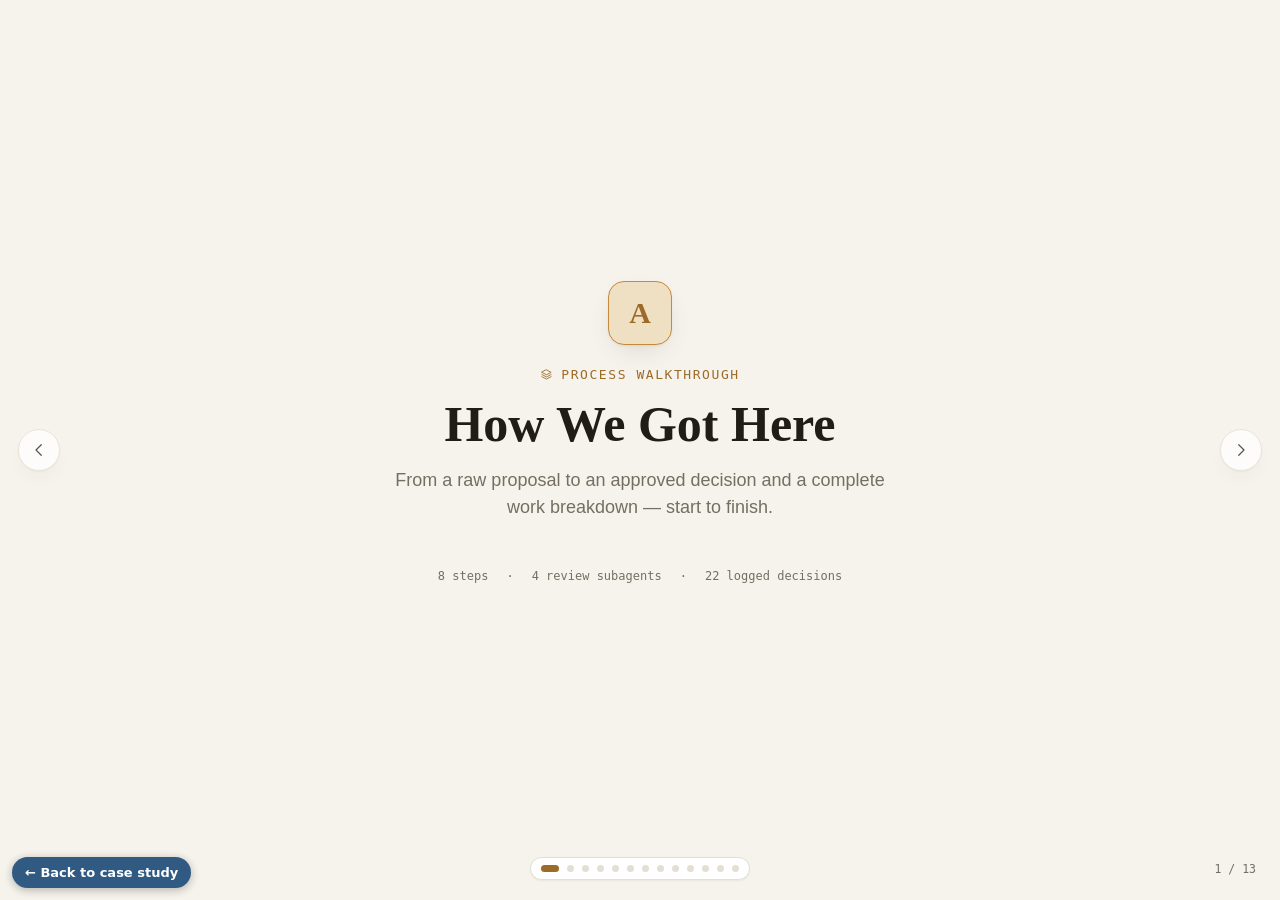
<file: deep-dives/aurelia-process-walkthrough.html>
<!doctype html><html><head><meta charset=utf8><meta name=viewport content="width=device-width,initial-scale=1"><style>:root{color-scheme:light}body{margin:0;padding:0;font:14px -apple-system,BlinkMacSystemFont,sans-serif;background:#faf9f5;color:#141413}img{max-width:100%}</style></head><body>
<title>Aurelia Feasibility Project — Process Walkthrough</title>
<style>
  :root {
    --bg: #F6F3EC;
    --surface: #FFFFFF;
    --surface-2: #FBF9F4;
    --border: #E3DFD3;
    --text: #201D17;
    --text-muted: #746F62;
    --accent: #9C6B28;
    --accent-soft: #EFDFC3;
    --accent-ring: #C68A3D;
    --good: #3F7D53;
    --good-soft: #DCEBDF;
    --warn: #A6472A;
    --warn-soft: #F3DCD1;
    --amber: #A9791E;
    --amber-soft: #F1E4C3;
    --shadow: 0 1px 2px rgba(32,29,23,0.06), 0 10px 30px -12px rgba(32,29,23,0.20);
    --font-display: 'Iowan Old Style', 'Palatino Linotype', 'Book Antiqua', Georgia, serif;
    --font-body: -apple-system, BlinkMacSystemFont, 'Segoe UI', Roboto, Helvetica, Arial, sans-serif;
    --font-mono: ui-monospace, 'SF Mono', 'Cascadia Code', 'Roboto Mono', Menlo, monospace;
  }
  @media (prefers-color-scheme: dark) {
    :root {
      --bg: #15161B; --surface: #1C1E24; --surface-2: #21232A; --border: #2C2F37;
      --text: #ECE8DE; --text-muted: #9A968A; --accent: #D9A54F; --accent-soft: #3A2E1A;
      --accent-ring: #E3B562; --good: #6FBF86; --good-soft: #1E3324;
      --warn: #E08A64; --warn-soft: #3B241C; --amber: #E0B854; --amber-soft: #3A2E12;
      --shadow: 0 1px 2px rgba(0,0,0,0.3), 0 14px 36px -14px rgba(0,0,0,0.65);
    }
  }
  :root[data-theme="dark"] {
    --bg: #15161B; --surface: #1C1E24; --surface-2: #21232A; --border: #2C2F37;
    --text: #ECE8DE; --text-muted: #9A968A; --accent: #D9A54F; --accent-soft: #3A2E1A;
    --accent-ring: #E3B562; --good: #6FBF86; --good-soft: #1E3324;
    --warn: #E08A64; --warn-soft: #3B241C; --amber: #E0B854; --amber-soft: #3A2E12;
    --shadow: 0 1px 2px rgba(0,0,0,0.3), 0 14px 36px -14px rgba(0,0,0,0.65);
  }
  :root[data-theme="light"] {
    --bg: #F6F3EC; --surface: #FFFFFF; --surface-2: #FBF9F4; --border: #E3DFD3;
    --text: #201D17; --text-muted: #746F62; --accent: #9C6B28; --accent-soft: #EFDFC3;
    --accent-ring: #C68A3D; --good: #3F7D53; --good-soft: #DCEBDF;
    --warn: #A6472A; --warn-soft: #F3DCD1; --amber: #A9791E; --amber-soft: #F1E4C3;
    --shadow: 0 1px 2px rgba(32,29,23,0.06), 0 10px 30px -12px rgba(32,29,23,0.20);
  }

  * { box-sizing: border-box; }
  html, body {
    margin: 0; padding: 0; height: 100%;
    background: var(--bg); color: var(--text);
    font-family: var(--font-body);
    -webkit-font-smoothing: antialiased;
    overflow: hidden;
  }
  h1, h2, h3 { font-family: var(--font-display); text-wrap: balance; margin: 0; }
  .icon { width: 1em; height: 1em; stroke: currentColor; fill: none; stroke-width: 1.6; stroke-linecap: round; stroke-linejoin: round; flex: none; }

  .deck { position: relative; width: 100vw; height: 100vh; overflow: hidden; }
  .slide {
    position: absolute; inset: 0;
    display: flex; flex-direction: column;
    align-items: center; justify-content: center;
    padding: 8vh 8vw 12vh;
    opacity: 0; visibility: hidden;
    transform: translateY(10px);
    transition: opacity 0.35s ease, transform 0.35s ease;
  }
  .slide.active { opacity: 1; visibility: visible; transform: translateY(0); z-index: 1; }
  @media (prefers-reduced-motion: reduce) { .slide { transition: opacity 0.01s linear; transform: none; } }

  .eyebrow {
    font-family: var(--font-mono); font-size: clamp(11px, 1.1vw, 13px);
    text-transform: uppercase; letter-spacing: 0.12em; color: var(--accent);
    display: flex; align-items: center; gap: 8px; margin-bottom: 14px;
  }
  .eyebrow .icon { color: var(--accent); }
  .headline {
    font-size: clamp(26px, 4.2vw, 50px); font-weight: 600; line-height: 1.14;
    max-width: 19ch; text-align: center;
  }
  .sub { margin-top: 14px; font-size: clamp(14px, 1.5vw, 18px); color: var(--text-muted); max-width: 50ch; text-align: center; line-height: 1.5; }
  .footnote { margin-top: 24px; font-family: var(--font-mono); font-size: 11.5px; color: var(--text-muted); text-align: center; max-width: 62ch; }

  .mark {
    width: 64px; height: 64px; border-radius: 16px;
    background: var(--accent-soft); border: 1px solid var(--accent-ring);
    color: var(--accent); font-family: var(--font-display); font-weight: 600; font-size: 30px;
    display: flex; align-items: center; justify-content: center; margin-bottom: 22px; box-shadow: var(--shadow);
  }
  .meta-line { margin-top: 30px; font-family: var(--font-mono); font-size: 12px; color: var(--text-muted); display: flex; gap: 18px; flex-wrap: wrap; justify-content: center; }
  .step-badge {
    font-family: var(--font-mono); font-size: 11px; color: var(--surface);
    background: var(--accent); border-radius: 999px; padding: 4px 11px; letter-spacing: 0.04em;
  }

  .cards { display: grid; gap: 20px; margin-top: 8px; width: 100%; max-width: 1040px; }
  .cards.cols-3 { grid-template-columns: repeat(3, 1fr); }
  .cards.cols-4 { grid-template-columns: repeat(4, 1fr); }
  @media (max-width: 860px) { .cards.cols-3, .cards.cols-4 { grid-template-columns: 1fr 1fr; } }
  .card {
    background: var(--surface); border: 1px solid var(--border); border-radius: 14px;
    padding: 20px 18px; box-shadow: var(--shadow); display: flex; flex-direction: column; gap: 10px;
    text-align: center; align-items: center;
  }
  .card .icon-wrap {
    width: 46px; height: 46px; border-radius: 12px;
    background: var(--accent-soft); border: 1px solid var(--accent-ring); color: var(--accent);
    display: flex; align-items: center; justify-content: center; font-size: 22px;
  }
  .card.warn .icon-wrap { background: var(--warn-soft); border-color: color-mix(in srgb, var(--warn) 45%, var(--border)); color: var(--warn); }
  .card.good .icon-wrap { background: var(--good-soft); border-color: color-mix(in srgb, var(--good) 45%, var(--border)); color: var(--good); }
  .card h3 { font-size: 16.5px; font-weight: 600; font-family: var(--font-body); }
  .card p { margin: 0; font-size: 13px; color: var(--text-muted); line-height: 1.45; }
  .card .stat { font-family: var(--font-mono); font-size: 22px; color: var(--accent); font-variant-numeric: tabular-nums; font-weight: 700; }
  .card .stat-label { font-family: var(--font-mono); font-size: 11px; color: var(--text-muted); text-transform: uppercase; letter-spacing: 0.05em; }

  /* tag row (evidence classification) */
  .tag-row { display: flex; gap: 12px; flex-wrap: wrap; justify-content: center; margin-top: 14px; max-width: 760px; }
  .ev-tag {
    display: flex; align-items: center; gap: 8px; font-weight: 600; font-size: 13.5px;
    border-radius: 999px; padding: 9px 16px; border: 1px solid transparent; box-shadow: var(--shadow);
  }
  .ev-tag .icon { width: 15px; height: 15px; }
  .ev-tag.evidence { background: var(--good-soft); color: var(--good); border-color: color-mix(in srgb, var(--good) 40%, var(--border)); }
  .ev-tag.estimate, .ev-tag.assumption { background: var(--amber-soft); color: var(--amber); border-color: color-mix(in srgb, var(--amber) 40%, var(--border)); }
  .ev-tag.constraint { background: var(--surface-2); color: var(--text); border-color: var(--border); }
  .ev-tag.risk, .ev-tag.unknown { background: var(--warn-soft); color: var(--warn); border-color: color-mix(in srgb, var(--warn) 40%, var(--border)); }

  /* mini options row */
  .mini-opts { display: flex; gap: 14px; margin-top: 14px; }
  .mini-opt {
    width: 56px; height: 56px; border-radius: 12px; background: var(--surface); border: 1px solid var(--border);
    display: flex; align-items: center; justify-content: center; color: var(--text-muted); box-shadow: var(--shadow); font-size: 20px;
  }
  .mini-opt.selected { color: var(--good); border-color: color-mix(in srgb, var(--good) 45%, var(--border)); background: var(--good-soft); }

  /* argument chips (go/conditional/reframe/no-go) */
  .arg-row { display: flex; gap: 14px; margin-top: 14px; flex-wrap: wrap; justify-content: center; }
  .arg-chip {
    padding: 14px 20px; border-radius: 12px; border: 1px solid var(--border); background: var(--surface);
    font-weight: 700; font-size: 14px; color: var(--text-muted); box-shadow: var(--shadow); text-align: center; min-width: 130px;
  }
  .arg-chip.selected { color: var(--good); border-color: color-mix(in srgb, var(--good) 45%, var(--border)); background: var(--good-soft); font-size: 15px; }

  /* mini wbs tree */
  .tree { display: flex; flex-direction: column; align-items: center; gap: 10px; margin-top: 14px; }
  .tree-root {
    background: var(--surface); border: 1px solid var(--accent-ring); color: var(--accent); font-weight: 700;
    border-radius: 10px; padding: 10px 18px; box-shadow: var(--shadow); font-size: 13.5px;
  }
  .tree-children { display: flex; gap: 14px; }
  .tree-child {
    background: var(--surface); border: 1px solid var(--border); border-radius: 10px; padding: 10px 16px;
    font-size: 12.5px; color: var(--text); box-shadow: var(--shadow); display: flex; align-items: center; gap: 8px;
  }
  .tree-child .icon { color: var(--accent); width: 15px; height: 15px; }

  /* file chips */
  .file-groups { display: flex; gap: 26px; margin-top: 12px; flex-wrap: wrap; justify-content: center; max-width: 900px; }
  .file-group h3 { font-size: 12px; font-family: var(--font-mono); text-transform: uppercase; letter-spacing: 0.05em; color: var(--text-muted); margin-bottom: 10px; text-align: center; }
  .file-chips { display: flex; flex-direction: column; gap: 7px; }
  .file-chip {
    font-family: var(--font-mono); font-size: 12px; background: var(--surface); border: 1px solid var(--border);
    border-radius: 8px; padding: 7px 12px; color: var(--text); box-shadow: var(--shadow); display: flex; align-items: center; gap: 8px;
  }
  .file-chip .icon { width: 14px; height: 14px; color: var(--accent); }
  .file-chip.extra { color: var(--text-muted); border-style: dashed; }

  .doc-list { display: flex; gap: 10px; flex-wrap: wrap; justify-content: center; margin-top: 22px; }
  .doc-chip { font-family: var(--font-mono); font-size: 11.5px; background: var(--surface-2); border: 1px solid var(--border); border-radius: 999px; padding: 6px 12px; color: var(--text-muted); }

  .nav-btn {
    position: fixed; top: 50%; transform: translateY(-50%); width: 42px; height: 42px; border-radius: 50%;
    background: var(--surface); border: 1px solid var(--border); color: var(--text);
    display: flex; align-items: center; justify-content: center; cursor: pointer; box-shadow: var(--shadow); z-index: 5; opacity: 0.75;
  }
  .nav-btn:hover { opacity: 1; border-color: var(--accent-ring); }
  .nav-btn:focus-visible { outline: 2px solid var(--accent-ring); outline-offset: 2px; }
  .nav-btn.prev { left: 18px; } .nav-btn.next { right: 18px; }
  .nav-btn .icon { width: 18px; height: 18px; }

  .dots {
    position: fixed; bottom: 20px; left: 50%; transform: translateX(-50%); display: flex; gap: 8px; z-index: 5;
    background: var(--surface); border: 1px solid var(--border); border-radius: 999px; padding: 7px 10px; box-shadow: var(--shadow);
  }
  .dots button { width: 7px; height: 7px; border-radius: 50%; background: var(--border); border: none; padding: 0; cursor: pointer; }
  .dots button.active { background: var(--accent); width: 18px; border-radius: 4px; }

  .counter { position: fixed; bottom: 24px; right: 24px; font-family: var(--font-mono); font-size: 11.5px; color: var(--text-muted); font-variant-numeric: tabular-nums; z-index: 5; }
</style>

<svg style="display:none">
  <defs>
    <symbol id="i-clipboard" viewBox="0 0 24 24"><rect x="6" y="4.5" width="12" height="16" rx="1.4"/><rect x="9" y="3" width="6" height="3" rx="1"/><path d="M9 11h6M9 14.5h6M9 18h4"/></symbol>
    <symbol id="i-target" viewBox="0 0 24 24"><circle cx="12" cy="12" r="8.5"/><circle cx="12" cy="12" r="4.5"/><circle cx="12" cy="12" r="0.8" fill="currentColor"/></symbol>
    <symbol id="i-gear" viewBox="0 0 24 24"><circle cx="12" cy="12" r="3.2"/><path d="M12 3.5v2.4M12 18.1v2.4M20.5 12h-2.4M5.9 12H3.5M18 6l-1.7 1.7M7.7 16.3 6 18M18 18l-1.7-1.7M7.7 7.7 6 6"/></symbol>
    <symbol id="i-arrow" viewBox="0 0 24 24"><path d="M4 12h15M13.5 6.5 19 12l-5.5 5.5"/></symbol>
    <symbol id="i-layers" viewBox="0 0 24 24"><path d="M12 3.5 20.5 8 12 12.5 3.5 8z"/><path d="M3.5 12 12 16.5 20.5 12"/><path d="M3.5 16 12 20.5 20.5 16"/></symbol>
    <symbol id="i-tag" viewBox="0 0 24 24"><path d="M11.5 4H5.5A1.5 1.5 0 0 0 4 5.5v6l9 9 8-8-9-9z"/><circle cx="8" cy="9" r="1.4" fill="currentColor" stroke="none"/></symbol>
    <symbol id="i-book" viewBox="0 0 24 24"><path d="M4 5.5C4 4.7 4.7 4 5.5 4H12v16H5.5c-.8 0-1.5-.7-1.5-1.5z"/><path d="M20 5.5c0-.8-.7-1.5-1.5-1.5H12v16h6.5c.8 0 1.5-.7 1.5-1.5z"/></symbol>
    <symbol id="i-chat" viewBox="0 0 24 24"><path d="M4 5.5h16v10H9l-4 3.5v-3.5H4z"/></symbol>
    <symbol id="i-search" viewBox="0 0 24 24"><circle cx="10.5" cy="10.5" r="6.5"/><path d="M19.5 19.5 15 15"/></symbol>
    <symbol id="i-shield" viewBox="0 0 24 24"><path d="M12 3.5 19 6v6c0 4.5-3 7.5-7 8.5-4-1-7-4-7-8.5V6z"/><path d="M9.2 12l1.9 1.9 3.7-3.9"/></symbol>
    <symbol id="i-check" viewBox="0 0 24 24"><circle cx="12" cy="12" r="9"/><path d="M8 12.3l2.6 2.6L16.5 9"/></symbol>
    <symbol id="i-x" viewBox="0 0 24 24"><circle cx="12" cy="12" r="9"/><path d="M9 9l6 6M15 9l-6 6"/></symbol>
    <symbol id="i-help" viewBox="0 0 24 24"><circle cx="12" cy="12" r="9"/><path d="M9.3 9.3c0-1.6 1.3-2.6 2.8-2.6s2.7.9 2.7 2.3c0 1.9-2.7 2-2.7 4.1M12 17h.01"/></symbol>
    <symbol id="i-flag" viewBox="0 0 24 24"><path d="M6 20V4"/><path d="M6 5h11l-2.5 3.5L17 12H6"/></symbol>
    <symbol id="i-users" viewBox="0 0 24 24"><circle cx="9" cy="8" r="3"/><path d="M3.5 19c0-3 2.5-5 5.5-5s5.5 2 5.5 5"/><circle cx="17" cy="9" r="2.4"/><path d="M15.2 14.2c2.4.3 4.3 2.1 4.3 4.8"/></symbol>
    <symbol id="i-pause" viewBox="0 0 24 24"><circle cx="12" cy="12" r="9"/><path d="M10 9v6M14 9v6"/></symbol>
    <symbol id="i-chevron" viewBox="0 0 24 24"><path d="M9 5l7 7-7 7"/></symbol>
    <symbol id="i-chevron-l" viewBox="0 0 24 24"><path d="M15 5l-7 7 7 7"/></symbol>
  </defs>
</svg>

<div class="deck" id="deck">

  <!-- 1: TITLE -->
  <section class="slide active">
    <div class="mark">A</div>
    <div class="eyebrow"><svg class="icon"><use href="#i-layers"/></svg> Process walkthrough</div>
    <h1 class="headline">How We Got Here</h1>
    <p class="sub">From a raw proposal to an approved decision and a complete work breakdown — start to finish.</p>
    <div class="meta-line">
      <span>8 steps</span><span>·</span><span>4 review subagents</span><span>·</span><span>22 logged decisions</span>
    </div>
  </section>

  <!-- 2: THE ASSIGNMENT -->
  <section class="slide">
    <div class="eyebrow"><svg class="icon"><use href="#i-clipboard"/></svg> The assignment</div>
    <h1 class="headline">Decide, then describe the work — not build the product</h1>
    <div class="cards cols-3">
      <div class="card">
        <div class="icon-wrap"><svg class="icon" style="width:22px;height:22px"><use href="#i-target"/></svg></div>
        <h3>One decision</h3>
        <p>Go, conditional go, reframe, or no-go</p>
      </div>
      <div class="card">
        <div class="icon-wrap"><svg class="icon" style="width:22px;height:22px"><use href="#i-layers"/></svg></div>
        <h3>One WBS</h3>
        <p>100% of the approved scope</p>
      </div>
      <div class="card">
        <div class="icon-wrap"><svg class="icon" style="width:22px;height:22px"><use href="#i-book"/></svg></div>
        <h3>Seven files</h3>
        <p>Brief, evidence, matrix, memo, WBS ×2, log</p>
      </div>
    </div>
    <p class="footnote">Per 06-session-handout.md — the group owns every decision; Claude drafts and gets challenged.</p>
  </section>

  <!-- 3: FRAMEWORK -->
  <section class="slide">
    <div class="eyebrow"><svg class="icon"><use href="#i-gear"/></svg> Four building blocks</div>
    <h1 class="headline">Borrowed structure, not improvisation</h1>
    <div class="cards cols-4">
      <div class="card">
        <div class="icon-wrap"><svg class="icon" style="width:20px;height:20px"><use href="#i-target"/></svg></div>
        <h3>Feasibility as a decision</h3>
      </div>
      <div class="card">
        <div class="icon-wrap"><svg class="icon" style="width:20px;height:20px"><use href="#i-chat"/></svg></div>
        <h3>AI-specific dimensions</h3>
      </div>
      <div class="card">
        <div class="icon-wrap"><svg class="icon" style="width:20px;height:20px"><use href="#i-arrow"/></svg></div>
        <h3>Outcomes → deliverables</h3>
      </div>
      <div class="card">
        <div class="icon-wrap"><svg class="icon" style="width:20px;height:20px"><use href="#i-layers"/></svg></div>
        <h3>WBS &amp; the 100% rule</h3>
      </div>
    </div>
  </section>

  <!-- 4: STEP 1 -->
  <section class="slide">
    <div class="step-badge">STEP 1</div>
    <h1 class="headline" style="margin-top:14px">Picked a proposal, framed three options</h1>
    <div class="mini-opts">
      <div class="mini-opt"><svg class="icon" style="width:20px;height:20px"><use href="#i-pause"/></svg></div>
      <div class="mini-opt"><svg class="icon" style="width:20px;height:20px"><use href="#i-book"/></svg></div>
      <div class="mini-opt"><svg class="icon" style="width:20px;height:20px"><use href="#i-chat"/></svg></div>
    </div>
    <svg class="icon" style="width:20px;height:20px;color:var(--text-muted);margin-top:14px;transform:rotate(90deg)"><use href="#i-arrow"/></svg>
    <p class="sub" style="margin-top:6px"><b style="color:var(--text)">project-brief.md</b> — users, outcome, constraints, stakeholders, exclusions</p>
  </section>

  <!-- 5: STEP 2 -->
  <section class="slide">
    <div class="step-badge">STEP 2</div>
    <h1 class="headline" style="margin-top:14px;font-size:clamp(24px,3.8vw,42px)">Every claim got a label before it got trusted</h1>
    <div class="tag-row">
      <span class="ev-tag evidence"><svg class="icon"><use href="#i-check"/></svg>Evidence</span>
      <span class="ev-tag estimate"><svg class="icon"><use href="#i-tag"/></svg>Estimate</span>
      <span class="ev-tag assumption"><svg class="icon"><use href="#i-tag"/></svg>Assumption</span>
      <span class="ev-tag constraint"><svg class="icon"><use href="#i-shield"/></svg>Constraint</span>
      <span class="ev-tag risk"><svg class="icon"><use href="#i-x"/></svg>Risk</span>
      <span class="ev-tag unknown"><svg class="icon"><use href="#i-help"/></svg>Unknown</span>
    </div>
    <p class="footnote">~35 claims classified in assumptions-and-evidence.md — 5 flagged critical, none upgraded to fact without proof.</p>
  </section>

  <!-- 6: STEP 3 -->
  <section class="slide">
    <div class="step-badge">STEP 3</div>
    <h1 class="headline" style="margin-top:14px">Same three options, same eight dimensions, no favorites</h1>
    <div class="cards cols-3" style="margin-top:20px">
      <div class="card">
        <div class="icon-wrap"><svg class="icon" style="width:22px;height:22px"><use href="#i-gear"/></svg></div>
        <div class="stat">8</div>
        <div class="stat-label">Dimensions scored</div>
      </div>
      <div class="card warn">
        <div class="icon-wrap"><svg class="icon" style="width:22px;height:22px"><use href="#i-shield"/></svg></div>
        <div class="stat">3</div>
        <div class="stat-label">Hard gates surfaced</div>
      </div>
      <div class="card">
        <div class="icon-wrap"><svg class="icon" style="width:22px;height:22px"><use href="#i-x"/></svg></div>
        <div class="stat">0</div>
        <div class="stat-label">Gates scored away</div>
      </div>
    </div>
    <p class="footnote">feasibility-matrix.md — every rating carries its evidence, confidence, and next validation step.</p>
  </section>

  <!-- 7: STEP 4 -->
  <section class="slide">
    <div class="step-badge">STEP 4</div>
    <h1 class="headline" style="margin-top:14px">Three independent reviewers, reading only</h1>
    <div class="cards cols-3">
      <div class="card">
        <div class="icon-wrap"><svg class="icon" style="width:22px;height:22px"><use href="#i-search"/></svg></div>
        <h3>Feasibility challenger</h3>
        <p>Unsupported claims, soft gates</p>
      </div>
      <div class="card">
        <div class="icon-wrap"><svg class="icon" style="width:22px;height:22px"><use href="#i-chat"/></svg></div>
        <h3>Data &amp; model reviewer</h3>
        <p>Evaluation, baselines, drift</p>
      </div>
      <div class="card">
        <div class="icon-wrap"><svg class="icon" style="width:22px;height:22px"><use href="#i-shield"/></svg></div>
        <h3>Operations &amp; security reviewer</h3>
        <p>Ownership, legal, incidents</p>
      </div>
    </div>
    <p class="footnote">16 findings → 13 corrected in the source files, 1 explicitly rejected, 2 left as open questions.</p>
  </section>

  <!-- 8: STEP 5 -->
  <section class="slide">
    <div class="step-badge">STEP 5</div>
    <h1 class="headline" style="margin-top:14px">Four arguments drafted, one decision made</h1>
    <div class="arg-row">
      <div class="arg-chip">Go</div>
      <div class="arg-chip selected">Conditional go</div>
      <div class="arg-chip">Reframe</div>
      <div class="arg-chip">No-go</div>
    </div>
    <p class="footnote">decision-memo.md — build the low-risk option now, gate the ambitious one behind a validation project.</p>
  </section>

  <!-- 9: STEP 6-7 -->
  <section class="slide">
    <div class="step-badge">STEP 6–7</div>
    <h1 class="headline" style="margin-top:14px">Only the approved direction got a work breakdown</h1>
    <div class="tree">
      <div class="tree-root">1.0 Approved programme</div>
      <div class="tree-children">
        <div class="tree-child"><svg class="icon"><use href="#i-book"/></svg>1.1 Knowledge base</div>
        <div class="tree-child"><svg class="icon"><use href="#i-shield"/></svg>1.2 AI validation</div>
        <div class="tree-child"><svg class="icon"><use href="#i-flag"/></svg>1.3 Governance</div>
      </div>
    </div>
    <p class="footnote">wbs.md + wbs-dictionary.md — every critical condition traces to a named work package.</p>
  </section>

  <!-- 10: STEP 8 -->
  <section class="slide">
    <div class="step-badge">STEP 8</div>
    <h1 class="headline" style="margin-top:14px">One more reviewer, reading everything together</h1>
    <div class="cards cols-3">
      <div class="card">
        <div class="icon-wrap"><svg class="icon" style="width:22px;height:22px"><use href="#i-search"/></svg></div>
        <div class="stat">7</div>
        <div class="stat-label">Files read as one</div>
      </div>
      <div class="card warn">
        <div class="icon-wrap"><svg class="icon" style="width:22px;height:22px"><use href="#i-x"/></svg></div>
        <div class="stat">6</div>
        <div class="stat-label">Findings</div>
      </div>
      <div class="card good">
        <div class="icon-wrap"><svg class="icon" style="width:22px;height:22px"><use href="#i-check"/></svg></div>
        <div class="stat">6</div>
        <div class="stat-label">All corrected</div>
      </div>
    </div>
    <p class="footnote">wbs-auditor — the only pass that caught cross-file drift no single-file review could see.</p>
  </section>

  <!-- 11: BY THE NUMBERS -->
  <section class="slide">
    <div class="eyebrow"><svg class="icon"><use href="#i-layers"/></svg> By the numbers</div>
    <h1 class="headline" style="font-size:clamp(24px,3.8vw,42px)">Where Claude was corrected, and where it was trusted</h1>
    <div class="cards cols-4">
      <div class="card"><div class="stat">4</div><div class="stat-label">Subagents used</div></div>
      <div class="card"><div class="stat">22</div><div class="stat-label">Logged decisions</div></div>
      <div class="card warn"><div class="stat">1</div><div class="stat-label">Explicit rejection</div></div>
      <div class="card good"><div class="stat">2</div><div class="stat-label">Refused fabrications</div></div>
    </div>
    <p class="footnote">Full trail in ai-collaboration-log.md — accept, correct, or reject, with reasons every time.</p>
  </section>

  <!-- 12: WHAT EXISTS NOW -->
  <section class="slide">
    <div class="eyebrow"><svg class="icon"><use href="#i-book"/></svg> Deliverables</div>
    <h1 class="headline" style="font-size:clamp(24px,3.8vw,42px)">Seven files, one demo, one deck</h1>
    <div class="file-groups">
      <div class="file-group">
        <h3>Required</h3>
        <div class="file-chips">
          <div class="file-chip"><svg class="icon"><use href="#i-clipboard"/></svg>project-brief.md</div>
          <div class="file-chip"><svg class="icon"><use href="#i-tag"/></svg>assumptions-and-evidence.md</div>
          <div class="file-chip"><svg class="icon"><use href="#i-gear"/></svg>feasibility-matrix.md</div>
          <div class="file-chip"><svg class="icon"><use href="#i-target"/></svg>decision-memo.md</div>
          <div class="file-chip"><svg class="icon"><use href="#i-layers"/></svg>wbs.md</div>
          <div class="file-chip"><svg class="icon"><use href="#i-layers"/></svg>wbs-dictionary.md</div>
          <div class="file-chip"><svg class="icon"><use href="#i-search"/></svg>ai-collaboration-log.md</div>
        </div>
      </div>
      <div class="file-group">
        <h3>Supporting</h3>
        <div class="file-chips">
          <div class="file-chip extra"><svg class="icon"><use href="#i-chat"/></svg>onboarding demo</div>
          <div class="file-chip extra"><svg class="icon"><use href="#i-flag"/></svg>executive brief</div>
          <div class="file-chip extra"><svg class="icon"><use href="#i-layers"/></svg>this walkthrough</div>
        </div>
      </div>
    </div>
  </section>

  <!-- 13: CLOSING -->
  <section class="slide">
    <div class="mark">A</div>
    <h1 class="headline">The decision stayed human. The drafting didn't have to.</h1>
    <p class="sub">Claude structured, researched, and challenged. The group decided.</p>
    <div class="doc-list">
      <span class="doc-chip">decision-memo.md</span>
      <span class="doc-chip">wbs.md</span>
      <span class="doc-chip">ai-collaboration-log.md</span>
    </div>
  </section>

</div>

<button class="nav-btn prev" id="prevBtn" aria-label="Previous slide" type="button"><svg class="icon"><use href="#i-chevron-l"/></svg></button>
<button class="nav-btn next" id="nextBtn" aria-label="Next slide" type="button"><svg class="icon"><use href="#i-chevron"/></svg></button>
<div class="dots" id="dots"></div>
<div class="counter" id="counter"></div>

<script>
  (function () {
    "use strict";
    var slides = Array.prototype.slice.call(document.querySelectorAll(".slide"));
    var dotsWrap = document.getElementById("dots");
    var counter = document.getElementById("counter");
    var idx = 0;

    slides.forEach(function (_, i) {
      var b = document.createElement("button");
      b.type = "button";
      b.setAttribute("aria-label", "Go to slide " + (i + 1));
      b.addEventListener("click", function () { goTo(i); });
      dotsWrap.appendChild(b);
    });
    var dotEls = Array.prototype.slice.call(dotsWrap.children);

    function render() {
      slides.forEach(function (s, i) { s.classList.toggle("active", i === idx); });
      dotEls.forEach(function (d, i) { d.classList.toggle("active", i === idx); });
      counter.textContent = (idx + 1) + " / " + slides.length;
    }
    function goTo(i) { idx = Math.max(0, Math.min(slides.length - 1, i)); render(); }
    function next() { goTo(idx + 1); }
    function prev() { goTo(idx - 1); }

    document.getElementById("nextBtn").addEventListener("click", next);
    document.getElementById("prevBtn").addEventListener("click", prev);

    window.addEventListener("keydown", function (e) {
      if (e.key === "ArrowRight" || e.key === " " || e.key === "PageDown") { e.preventDefault(); next(); }
      else if (e.key === "ArrowLeft" || e.key === "PageUp") { e.preventDefault(); prev(); }
      else if (e.key === "Home") { e.preventDefault(); goTo(0); }
      else if (e.key === "End") { e.preventDefault(); goTo(slides.length - 1); }
    });

    var touchStartX = null;
    window.addEventListener("touchstart", function (e) { touchStartX = e.touches[0].clientX; }, { passive: true });
    window.addEventListener("touchend", function (e) {
      if (touchStartX === null) return;
      var dx = e.changedTouches[0].clientX - touchStartX;
      if (Math.abs(dx) > 50) { dx < 0 ? next() : prev(); }
      touchStartX = null;
    }, { passive: true });

    render();
  })();
</script>

<style>.pf-back{position:fixed;left:12px;bottom:12px;z-index:2147483000;font:600 13px/1 system-ui,Segoe UI,Arial,sans-serif;background:#1f4e79;color:#fff;text-decoration:none;padding:9px 13px;border-radius:999px;box-shadow:0 2px 10px rgba(0,0,0,.3);opacity:.92}.pf-back:hover{opacity:1}@media print{.pf-back{display:none}}</style><a class="pf-back" href="../projects/aurelia-feasibility.html">&larr; Back to case study</a></body></html>
</file>
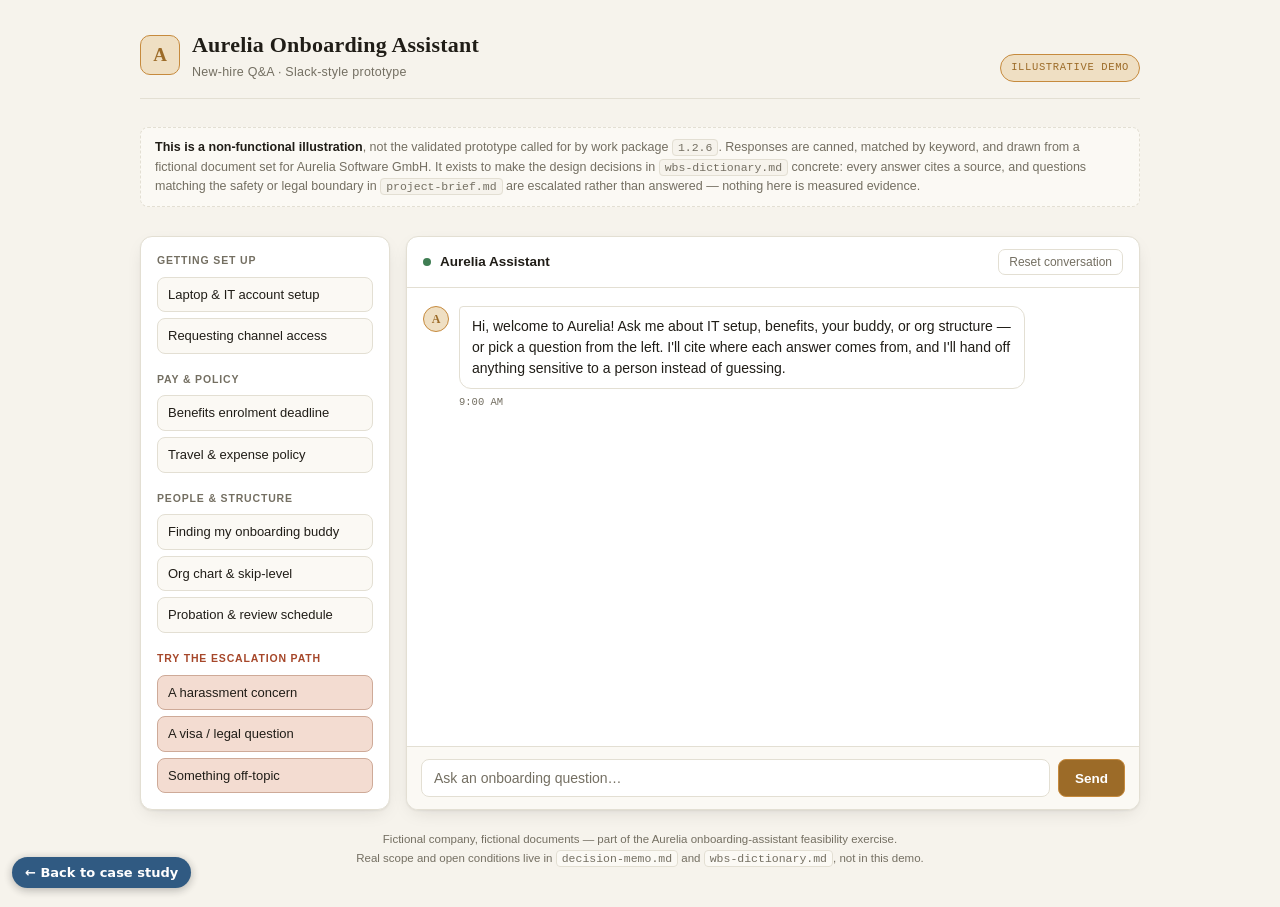
<file: deep-dives/aurelia-prototype-demo.html>
<!doctype html><html><head><meta charset=utf8><meta name=viewport content="width=device-width,initial-scale=1"><style>:root{color-scheme:light}body{margin:0;padding:0;font:14px -apple-system,BlinkMacSystemFont,sans-serif;background:#faf9f5;color:#141413}img{max-width:100%}</style></head><body>
<title>Aurelia Onboarding Assistant — Prototype Demo</title>
<style>
  :root {
    --bg: #F6F3EC;
    --surface: #FFFFFF;
    --surface-2: #FBF9F4;
    --border: #E3DFD3;
    --text: #201D17;
    --text-muted: #746F62;
    --accent: #9C6B28;
    --accent-soft: #EFDFC3;
    --accent-ring: #C68A3D;
    --good: #3F7D53;
    --good-soft: #DCEBDF;
    --warn: #A6472A;
    --warn-soft: #F3DCD1;
    --gap-soft: #EDEAE0;
    --gap-text: #6E6A5E;
    --user-bg: #201D17;
    --user-fg: #F6F3EC;
    --bot-bg: var(--surface);
    --bot-fg: var(--text);
    --shadow: 0 1px 2px rgba(32,29,23,0.06), 0 6px 20px -8px rgba(32,29,23,0.18);
    --font-display: 'Iowan Old Style', 'Palatino Linotype', 'Book Antiqua', Georgia, serif;
    --font-body: -apple-system, BlinkMacSystemFont, 'Segoe UI', Roboto, Helvetica, Arial, sans-serif;
    --font-mono: ui-monospace, 'SF Mono', 'Cascadia Code', 'Roboto Mono', Menlo, monospace;
  }

  @media (prefers-color-scheme: dark) {
    :root {
      --bg: #15161B;
      --surface: #1C1E24;
      --surface-2: #21232A;
      --border: #2C2F37;
      --text: #ECE8DE;
      --text-muted: #9A968A;
      --accent: #D9A54F;
      --accent-soft: #3A2E1A;
      --accent-ring: #E3B562;
      --good: #6FBF86;
      --good-soft: #1E3324;
      --warn: #E08A64;
      --warn-soft: #3B241C;
      --gap-soft: #262820;
      --gap-text: #ABA694;
      --user-bg: #ECE8DE;
      --user-fg: #15161B;
      --shadow: 0 1px 2px rgba(0,0,0,0.3), 0 10px 30px -12px rgba(0,0,0,0.6);
    }
  }
  :root[data-theme="dark"] {
    --bg: #15161B; --surface: #1C1E24; --surface-2: #21232A; --border: #2C2F37;
    --text: #ECE8DE; --text-muted: #9A968A; --accent: #D9A54F; --accent-soft: #3A2E1A;
    --accent-ring: #E3B562; --good: #6FBF86; --good-soft: #1E3324; --warn: #E08A64;
    --warn-soft: #3B241C; --gap-soft: #262820; --gap-text: #ABA694;
    --user-bg: #ECE8DE; --user-fg: #15161B;
    --shadow: 0 1px 2px rgba(0,0,0,0.3), 0 10px 30px -12px rgba(0,0,0,0.6);
  }
  :root[data-theme="light"] {
    --bg: #F6F3EC; --surface: #FFFFFF; --surface-2: #FBF9F4; --border: #E3DFD3;
    --text: #201D17; --text-muted: #746F62; --accent: #9C6B28; --accent-soft: #EFDFC3;
    --accent-ring: #C68A3D; --good: #3F7D53; --good-soft: #DCEBDF; --warn: #A6472A;
    --warn-soft: #F3DCD1; --gap-soft: #EDEAE0; --gap-text: #6E6A5E;
    --user-bg: #201D17; --user-fg: #F6F3EC;
    --shadow: 0 1px 2px rgba(32,29,23,0.06), 0 6px 20px -8px rgba(32,29,23,0.18);
  }

  * { box-sizing: border-box; }
  html, body {
    margin: 0; padding: 0;
    background: var(--bg);
    color: var(--text);
    font-family: var(--font-body);
    font-size: 15px;
    line-height: 1.5;
    -webkit-font-smoothing: antialiased;
  }
  body { min-height: 100vh; }

  a { color: inherit; }

  .app {
    max-width: 1040px;
    margin: 0 auto;
    padding: 28px 20px 40px;
    display: flex;
    flex-direction: column;
    gap: 16px;
    min-height: 100vh;
  }

  /* ---------- Header ---------- */
  header.top {
    display: flex;
    align-items: flex-end;
    justify-content: space-between;
    gap: 16px;
    flex-wrap: wrap;
    border-bottom: 1px solid var(--border);
    padding-bottom: 16px;
  }
  .wordmark {
    display: flex;
    align-items: center;
    gap: 12px;
  }
  .mark {
    width: 40px; height: 40px;
    border-radius: 10px;
    background: var(--accent-soft);
    border: 1px solid var(--accent-ring);
    color: var(--accent);
    font-family: var(--font-display);
    font-weight: 600;
    font-size: 19px;
    display: flex;
    align-items: center;
    justify-content: center;
    flex: none;
  }
  .wordmark h1 {
    font-family: var(--font-display);
    font-weight: 600;
    font-size: 22px;
    letter-spacing: 0.01em;
    margin: 0;
    text-wrap: balance;
  }
  .wordmark .sub {
    font-size: 12.5px;
    color: var(--text-muted);
    margin-top: 2px;
    letter-spacing: 0.02em;
  }
  .badge {
    font-family: var(--font-mono);
    font-size: 10.5px;
    letter-spacing: 0.06em;
    text-transform: uppercase;
    color: var(--accent);
    background: var(--accent-soft);
    border: 1px solid var(--accent-ring);
    border-radius: 999px;
    padding: 5px 10px;
    white-space: nowrap;
  }

  .notice {
    font-size: 12.5px;
    color: var(--text-muted);
    background: var(--surface-2);
    border: 1px dashed var(--border);
    border-radius: 8px;
    padding: 10px 14px;
    line-height: 1.55;
  }
  .notice b { color: var(--text); font-weight: 600; }
  .notice code {
    font-family: var(--font-mono);
    font-size: 11.5px;
    background: var(--bg);
    border: 1px solid var(--border);
    border-radius: 4px;
    padding: 1px 5px;
  }

  /* ---------- Layout ---------- */
  .layout {
    display: grid;
    grid-template-columns: 250px 1fr;
    gap: 16px;
    flex: 1;
    min-height: 0;
  }
  @media (max-width: 760px) {
    .layout { grid-template-columns: 1fr; }
  }

  .rail {
    background: var(--surface);
    border: 1px solid var(--border);
    border-radius: 12px;
    padding: 16px;
    align-self: start;
    box-shadow: var(--shadow);
    display: flex;
    flex-direction: column;
    gap: 18px;
  }
  .rail-group h2 {
    font-size: 10.5px;
    text-transform: uppercase;
    letter-spacing: 0.08em;
    color: var(--text-muted);
    margin: 0 0 8px;
    font-weight: 600;
  }
  .rail-group.sensitive h2 { color: var(--warn); }
  .chip-list { display: flex; flex-direction: column; gap: 6px; }
  .chip {
    text-align: left;
    background: var(--surface-2);
    border: 1px solid var(--border);
    color: var(--text);
    border-radius: 8px;
    padding: 8px 10px;
    font-size: 13px;
    font-family: var(--font-body);
    cursor: pointer;
    transition: border-color 0.15s ease, background 0.15s ease;
    line-height: 1.35;
  }
  .chip:hover { border-color: var(--accent-ring); }
  .chip:focus-visible {
    outline: 2px solid var(--accent-ring);
    outline-offset: 1px;
  }
  .rail-group.sensitive .chip {
    background: var(--warn-soft);
    border-color: color-mix(in srgb, var(--warn) 35%, var(--border));
  }

  /* ---------- Chat pane ---------- */
  .chat {
    background: var(--surface);
    border: 1px solid var(--border);
    border-radius: 12px;
    box-shadow: var(--shadow);
    display: flex;
    flex-direction: column;
    min-height: 560px;
    overflow: hidden;
  }
  .chat-head {
    display: flex;
    align-items: center;
    justify-content: space-between;
    gap: 10px;
    padding: 12px 16px;
    border-bottom: 1px solid var(--border);
  }
  .chat-head .who {
    display: flex;
    align-items: center;
    gap: 9px;
    font-size: 13.5px;
    font-weight: 600;
  }
  .dot-online {
    width: 8px; height: 8px; border-radius: 50%;
    background: var(--good);
    flex: none;
  }
  .reset-btn {
    font-family: var(--font-body);
    font-size: 12px;
    color: var(--text-muted);
    background: transparent;
    border: 1px solid var(--border);
    border-radius: 7px;
    padding: 5px 10px;
    cursor: pointer;
  }
  .reset-btn:hover { color: var(--text); border-color: var(--accent-ring); }

  .thread {
    flex: 1;
    overflow-y: auto;
    padding: 18px 16px;
    display: flex;
    flex-direction: column;
    gap: 14px;
  }

  .msg-row { display: flex; gap: 10px; max-width: 86%; }
  .msg-row.user { align-self: flex-end; flex-direction: row-reverse; max-width: 78%; }
  .msg-row.bot { align-self: flex-start; }

  .avatar {
    width: 26px; height: 26px; border-radius: 50%;
    flex: none;
    display: flex; align-items: center; justify-content: center;
    font-family: var(--font-display);
    font-size: 12px;
    font-weight: 600;
  }
  .msg-row.bot .avatar {
    background: var(--accent-soft);
    border: 1px solid var(--accent-ring);
    color: var(--accent);
  }
  .msg-row.user .avatar {
    background: var(--surface-2);
    border: 1px solid var(--border);
    color: var(--text-muted);
  }

  .bubble-col { display: flex; flex-direction: column; gap: 6px; min-width: 0; }
  .msg-row.user .bubble-col { align-items: flex-end; }

  .bubble {
    border-radius: 12px;
    padding: 9px 12px;
    font-size: 14px;
    line-height: 1.5;
    text-wrap: pretty;
  }
  .msg-row.bot .bubble {
    background: var(--bot-bg);
    color: var(--bot-fg);
    border: 1px solid var(--border);
    border-top-left-radius: 4px;
  }
  .msg-row.user .bubble {
    background: var(--user-bg);
    color: var(--user-fg);
    border-top-right-radius: 4px;
  }

  .meta-row {
    display: flex;
    align-items: center;
    gap: 8px;
    font-family: var(--font-mono);
    font-size: 10.5px;
    color: var(--text-muted);
  }
  .msg-row.user .meta-row { justify-content: flex-end; }
  .tabular { font-variant-numeric: tabular-nums; }

  .tag {
    display: inline-flex;
    align-items: center;
    gap: 5px;
    font-family: var(--font-mono);
    font-size: 11px;
    border-radius: 999px;
    padding: 3px 9px;
    border: 1px solid transparent;
    width: fit-content;
  }
  .tag.source { background: var(--good-soft); color: var(--good); border-color: color-mix(in srgb, var(--good) 35%, transparent); }
  .tag.escalate { background: var(--warn-soft); color: var(--warn); border-color: color-mix(in srgb, var(--warn) 35%, transparent); }
  .tag.gap { background: var(--gap-soft); color: var(--gap-text); border-color: var(--border); border-style: dashed; }
  .tag .dot { width: 6px; height: 6px; border-radius: 50%; background: currentColor; flex: none; }

  .typing {
    align-self: flex-start;
    display: flex;
    gap: 4px;
    padding: 10px 12px;
    background: var(--bot-bg);
    border: 1px solid var(--border);
    border-radius: 12px;
    border-top-left-radius: 4px;
    width: fit-content;
    margin-left: 36px;
  }
  .typing span {
    width: 5px; height: 5px; border-radius: 50%;
    background: var(--text-muted);
    animation: blink 1.1s infinite ease-in-out;
  }
  .typing span:nth-child(2) { animation-delay: 0.15s; }
  .typing span:nth-child(3) { animation-delay: 0.3s; }
  @keyframes blink { 0%, 80%, 100% { opacity: 0.25; } 40% { opacity: 1; } }
  @media (prefers-reduced-motion: reduce) {
    .typing span { animation: none; opacity: 0.7; }
  }

  .composer {
    display: flex;
    gap: 8px;
    padding: 12px 14px;
    border-top: 1px solid var(--border);
    background: var(--surface-2);
  }
  .composer input {
    flex: 1;
    font-family: var(--font-body);
    font-size: 14px;
    padding: 10px 12px;
    border-radius: 8px;
    border: 1px solid var(--border);
    background: var(--surface);
    color: var(--text);
  }
  .composer input::placeholder { color: var(--text-muted); }
  .composer input:focus-visible {
    outline: 2px solid var(--accent-ring);
    outline-offset: 1px;
    border-color: transparent;
  }
  .composer button {
    font-family: var(--font-body);
    font-weight: 600;
    font-size: 13.5px;
    padding: 10px 16px;
    border-radius: 8px;
    border: 1px solid var(--accent-ring);
    background: var(--accent);
    color: var(--surface);
    cursor: pointer;
  }
  :root[data-theme="dark"] .composer button, @media (prefers-color-scheme: dark) {
    .composer button { color: #15161B; }
  }
  .composer button:hover { filter: brightness(1.05); }
  .composer button:focus-visible { outline: 2px solid var(--accent-ring); outline-offset: 2px; }

  footer.foot {
    font-size: 11.5px;
    color: var(--text-muted);
    text-align: center;
    padding-top: 4px;
    line-height: 1.6;
  }
  footer.foot code {
    font-family: var(--font-mono);
    background: var(--surface-2);
    border: 1px solid var(--border);
    border-radius: 4px;
    padding: 1px 5px;
  }
</style>

<div class="app">
  <header class="top">
    <div class="wordmark">
      <div class="mark">A</div>
      <div>
        <h1>Aurelia Onboarding Assistant</h1>
        <div class="sub">New-hire Q&amp;A · Slack-style prototype</div>
      </div>
    </div>
    <span class="badge">Illustrative demo</span>
  </header>

  <p class="notice">
    <b>This is a non-functional illustration</b>, not the validated prototype called for by work package
    <code>1.2.6</code>. Responses are canned, matched by keyword, and drawn from a fictional document set for
    Aurelia Software GmbH. It exists to make the design decisions in <code>wbs-dictionary.md</code> concrete:
    every answer cites a source, and questions matching the safety or legal boundary in
    <code>project-brief.md</code> are escalated rather than answered — nothing here is measured evidence.
  </p>

  <div class="layout">
    <nav class="rail" aria-label="Suggested onboarding questions">
      <div class="rail-group">
        <h2>Getting set up</h2>
        <div class="chip-list">
          <button class="chip" data-q="How do I get my laptop and IT accounts set up?">Laptop &amp; IT account setup</button>
          <button class="chip" data-q="How do I request access to a Slack or Teams channel?">Requesting channel access</button>
        </div>
      </div>
      <div class="rail-group">
        <h2>Pay &amp; policy</h2>
        <div class="chip-list">
          <button class="chip" data-q="When is the deadline to enroll in benefits?">Benefits enrolment deadline</button>
          <button class="chip" data-q="What is the travel and expense policy?">Travel &amp; expense policy</button>
        </div>
      </div>
      <div class="rail-group">
        <h2>People &amp; structure</h2>
        <div class="chip-list">
          <button class="chip" data-q="Who is my onboarding buddy and how do I reach them?">Finding my onboarding buddy</button>
          <button class="chip" data-q="Where can I see the org chart and who my skip-level is?">Org chart &amp; skip-level</button>
          <button class="chip" data-q="What is the probation period and review schedule?">Probation &amp; review schedule</button>
        </div>
      </div>
      <div class="rail-group sensitive">
        <h2>Try the escalation path</h2>
        <div class="chip-list">
          <button class="chip" data-q="I think my manager has been harassing me, what should I do?">A harassment concern</button>
          <button class="chip" data-q="Can you confirm whether my visa sponsorship will be approved?">A visa / legal question</button>
          <button class="chip" data-q="What's the WiFi password on the 4th floor?">Something off-topic</button>
        </div>
      </div>
    </nav>

    <section class="chat" aria-label="Conversation with the onboarding assistant">
      <div class="chat-head">
        <div class="who"><span class="dot-online"></span> Aurelia Assistant</div>
        <button class="reset-btn" id="resetBtn" type="button">Reset conversation</button>
      </div>
      <div class="thread" id="thread" role="log" aria-live="polite"></div>
      <form class="composer" id="composer">
        <input id="composerInput" type="text" placeholder="Ask an onboarding question…" autocomplete="off" aria-label="Message" />
        <button type="submit">Send</button>
      </form>
    </section>
  </div>

  <footer class="foot">
    Fictional company, fictional documents — part of the Aurelia onboarding-assistant feasibility exercise.<br />
    Real scope and open conditions live in <code>decision-memo.md</code> and <code>wbs-dictionary.md</code>, not in this demo.
  </footer>
</div>

<script>
  (function () {
    "use strict";

    var KB = [
      {
        keywords: ["laptop", "it account", "it setup", "hardware", "equipment", "set up my"],
        question: "How do I get my laptop and IT accounts set up?",
        answer: "Your laptop and core accounts (email, SSO, calendar) are provisioned automatically once your start date is confirmed in the HR system, usually ready by your first morning. Hardware pickup or shipping is arranged by the IT desk.",
        source: "IT Onboarding Setup Guide, §2"
      },
      {
        keywords: ["channel access", "slack", "teams channel", "workspace access"],
        question: "How do I request access to a Slack or Teams channel?",
        answer: "Team and project channels are usually added by your manager in week one. For anything else, post in #it-access-requests with the channel name and your team lead's name.",
        source: "Workspace Access Guide, §1.3"
      },
      {
        keywords: ["benefits", "enroll", "enrolment", "enrollment", "deadline"],
        question: "When is the deadline to enroll in benefits?",
        answer: "Benefits elections are due within 30 calendar days of your start date. After that window, changes generally have to wait for the next open enrolment period, except for qualifying life events.",
        source: "Benefits Enrolment Policy, v3"
      },
      {
        keywords: ["travel", "expense", "reimburse"],
        question: "What is the travel and expense policy?",
        answer: "Business travel and reasonable expenses are reimbursed against a receipt within 60 days. Flights and hotels above the standard tier need manager approval before booking.",
        source: "Travel & Expense Policy, §4"
      },
      {
        keywords: ["buddy", "onboarding buddy"],
        question: "Who is my onboarding buddy and how do I reach them?",
        answer: "Your onboarding buddy is assigned by your manager in your first week and introduced by email or in your team channel. They're your go-to for informal, day-to-day questions during your first 90 days.",
        source: "New-Hire Buddy Programme Guide"
      },
      {
        keywords: ["org chart", "skip-level", "skip level", "org structure", "reporting line"],
        question: "Where can I see the org chart and who my skip-level is?",
        answer: "The current org chart is maintained in the People directory and updates automatically from the HR system, so it reflects reporting lines as of this week rather than a static PDF.",
        source: "Org Structure Directory"
      },
      {
        keywords: ["probation", "review schedule", "performance review"],
        question: "What is the probation period and review schedule?",
        answer: "The standard probation period is six months, with a check-in at week six and a formal review before the end of month five so there's time to act on feedback before probation ends.",
        source: "Employee Handbook, §4.2"
      }
    ];

    var ESCALATE_TRIGGERS = [
      { keywords: ["harass", "bully", "discriminat", "abuse"], reason: "a workplace conduct concern" },
      { keywords: ["visa", "sponsorship", "immigration", "legal advice", "lawsuit", "disciplinary", "fired", "termination"], reason: "an individualised legal or employment question" },
      { keywords: ["salary", "pay rise", "medical condition", "diagnosis", "therapist", "mental health crisis"], reason: "a sensitive personal or medical matter" }
    ];

    var thread = document.getElementById("thread");
    var form = document.getElementById("composer");
    var input = document.getElementById("composerInput");
    var resetBtn = document.getElementById("resetBtn");

    function timeNow() {
      var d = new Date(2026, 6, 30, 9, Math.min(59, thread.querySelectorAll(".msg-row").length * 2 + 1));
      var h = d.getHours() % 12 || 12;
      var m = String(d.getMinutes()).padStart(2, "0");
      var ap = d.getHours() >= 12 ? "PM" : "AM";
      return h + ":" + m + " " + ap;
    }

    function scrollToEnd() {
      thread.scrollTop = thread.scrollHeight;
    }

    function addUserMessage(text) {
      var row = document.createElement("div");
      row.className = "msg-row user";
      row.innerHTML =
        '<div class="avatar">You</div>' +
        '<div class="bubble-col">' +
          '<div class="bubble"></div>' +
          '<div class="meta-row"><span class="tabular">' + timeNow() + "</span></div>" +
        "</div>";
      row.querySelector(".bubble").textContent = text;
      thread.appendChild(row);
      scrollToEnd();
    }

    function addBotMessage(node) {
      var row = document.createElement("div");
      row.className = "msg-row bot";
      var avatar = document.createElement("div");
      avatar.className = "avatar";
      avatar.textContent = "A";
      row.appendChild(avatar);
      var col = document.createElement("div");
      col.className = "bubble-col";
      col.appendChild(node);
      row.appendChild(col);
      thread.appendChild(row);
      scrollToEnd();
    }

    function buildAnswerBubble(entry) {
      var wrap = document.createDocumentFragment();
      var bubble = document.createElement("div");
      bubble.className = "bubble";
      bubble.textContent = entry.answer;
      wrap.appendChild(bubble);
      var tag = document.createElement("span");
      tag.className = "tag source";
      tag.innerHTML = '<span class="dot"></span>Source: ' + entry.source;
      wrap.appendChild(tag);
      var meta = document.createElement("div");
      meta.className = "meta-row";
      meta.innerHTML = '<span class="tabular">' + timeNow() + "</span>";
      wrap.appendChild(meta);
      return wrap;
    }

    function buildEscalationBubble(reason) {
      var wrap = document.createDocumentFragment();
      var bubble = document.createElement("div");
      bubble.className = "bubble";
      bubble.textContent = "This looks like " + reason + " — that's outside what I'm set up to answer, so I'm not going to guess. I've flagged it to the People team, and someone will follow up with you directly.";
      wrap.appendChild(bubble);
      var tag = document.createElement("span");
      tag.className = "tag escalate";
      tag.innerHTML = '<span class="dot"></span>Escalated · People team review';
      wrap.appendChild(tag);
      var meta = document.createElement("div");
      meta.className = "meta-row";
      meta.innerHTML = '<span class="tabular">' + timeNow() + "</span>";
      wrap.appendChild(meta);
      return wrap;
    }

    function buildGapBubble() {
      var wrap = document.createDocumentFragment();
      var bubble = document.createElement("div");
      bubble.className = "bubble";
      bubble.textContent = "I don't have a confident answer to that in the current onboarding docs. I've logged it as a content gap so the People team can add it.";
      wrap.appendChild(bubble);
      var tag = document.createElement("span");
      tag.className = "tag gap";
      tag.innerHTML = '<span class="dot"></span>Logged · content gap, not answered';
      wrap.appendChild(tag);
      var meta = document.createElement("div");
      meta.className = "meta-row";
      meta.innerHTML = '<span class="tabular">' + timeNow() + "</span>";
      wrap.appendChild(meta);
      return wrap;
    }

    function matchEscalation(lower) {
      for (var i = 0; i < ESCALATE_TRIGGERS.length; i++) {
        var t = ESCALATE_TRIGGERS[i];
        for (var j = 0; j < t.keywords.length; j++) {
          if (lower.indexOf(t.keywords[j]) !== -1) return t.reason;
        }
      }
      return null;
    }

    function matchKnowledge(lower) {
      for (var i = 0; i < KB.length; i++) {
        var entry = KB[i];
        for (var j = 0; j < entry.keywords.length; j++) {
          if (lower.indexOf(entry.keywords[j]) !== -1) return entry;
        }
      }
      return null;
    }

    function showTyping(callback) {
      var typing = document.createElement("div");
      typing.className = "typing";
      typing.innerHTML = "<span></span><span></span><span></span>";
      typing.setAttribute("aria-hidden", "true");
      thread.appendChild(typing);
      scrollToEnd();
      var delay = window.matchMedia("(prefers-reduced-motion: reduce)").matches ? 120 : 650;
      setTimeout(function () {
        typing.remove();
        callback();
      }, delay);
    }

    function respondTo(text) {
      var lower = text.toLowerCase();
      showTyping(function () {
        var reason = matchEscalation(lower);
        if (reason) {
          addBotMessage(buildEscalationBubble(reason));
          return;
        }
        var entry = matchKnowledge(lower);
        if (entry) {
          addBotMessage(buildAnswerBubble(entry));
          return;
        }
        addBotMessage(buildGapBubble());
      });
    }

    function sendMessage(text) {
      text = text.trim();
      if (!text) return;
      addUserMessage(text);
      respondTo(text);
    }

    function greet() {
      thread.innerHTML = "";
      var wrap = document.createDocumentFragment();
      var bubble = document.createElement("div");
      bubble.className = "bubble";
      bubble.textContent = "Hi, welcome to Aurelia! Ask me about IT setup, benefits, your buddy, or org structure — or pick a question from the left. I'll cite where each answer comes from, and I'll hand off anything sensitive to a person instead of guessing.";
      wrap.appendChild(bubble);
      var meta = document.createElement("div");
      meta.className = "meta-row";
      meta.innerHTML = '<span class="tabular">9:00 AM</span>';
      wrap.appendChild(meta);
      addBotMessage(wrap);
    }

    form.addEventListener("submit", function (e) {
      e.preventDefault();
      sendMessage(input.value);
      input.value = "";
      input.focus();
    });

    document.querySelectorAll(".chip").forEach(function (chip) {
      chip.addEventListener("click", function () {
        sendMessage(chip.getAttribute("data-q"));
      });
    });

    resetBtn.addEventListener("click", greet);

    greet();
  })();
</script>

<style>.pf-back{position:fixed;left:12px;bottom:12px;z-index:2147483000;font:600 13px/1 system-ui,Segoe UI,Arial,sans-serif;background:#1f4e79;color:#fff;text-decoration:none;padding:9px 13px;border-radius:999px;box-shadow:0 2px 10px rgba(0,0,0,.3);opacity:.92}.pf-back:hover{opacity:1}@media print{.pf-back{display:none}}</style><a class="pf-back" href="../projects/aurelia-feasibility.html">&larr; Back to case study</a></body></html>
</file>
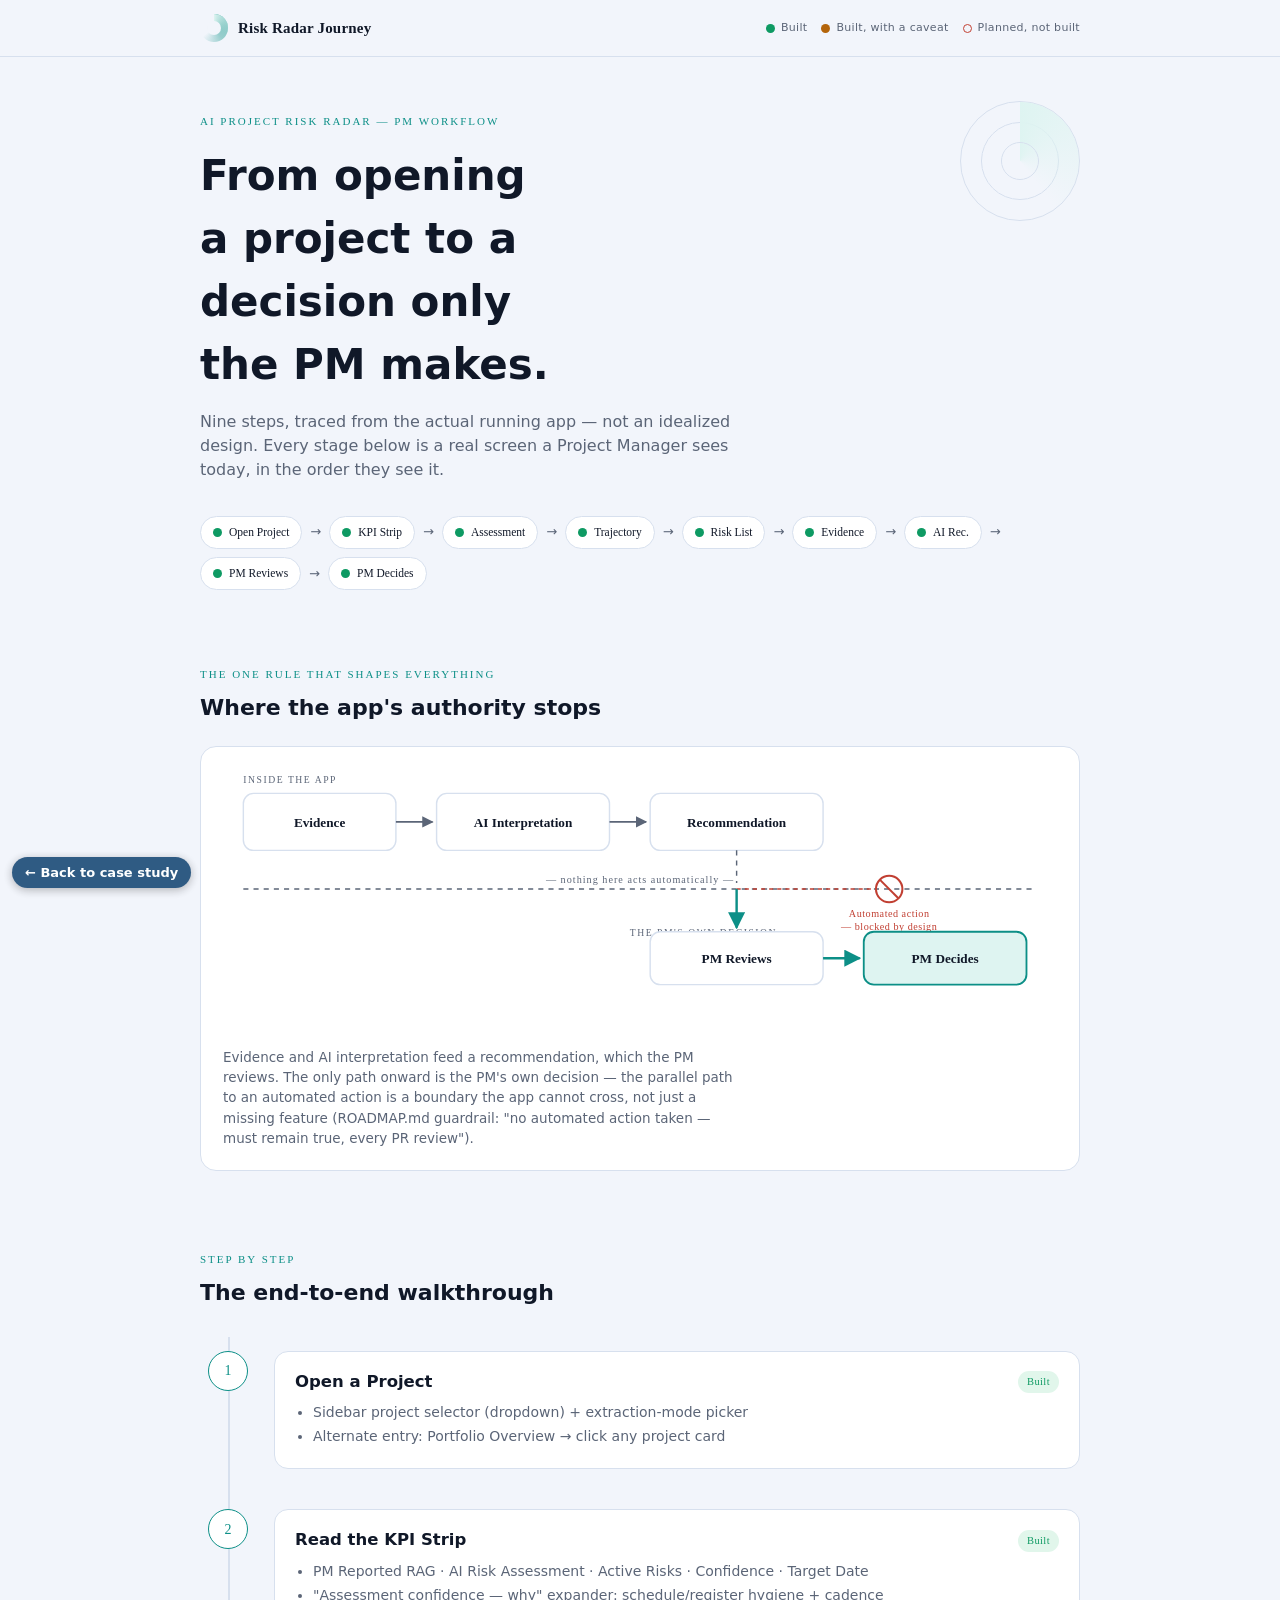
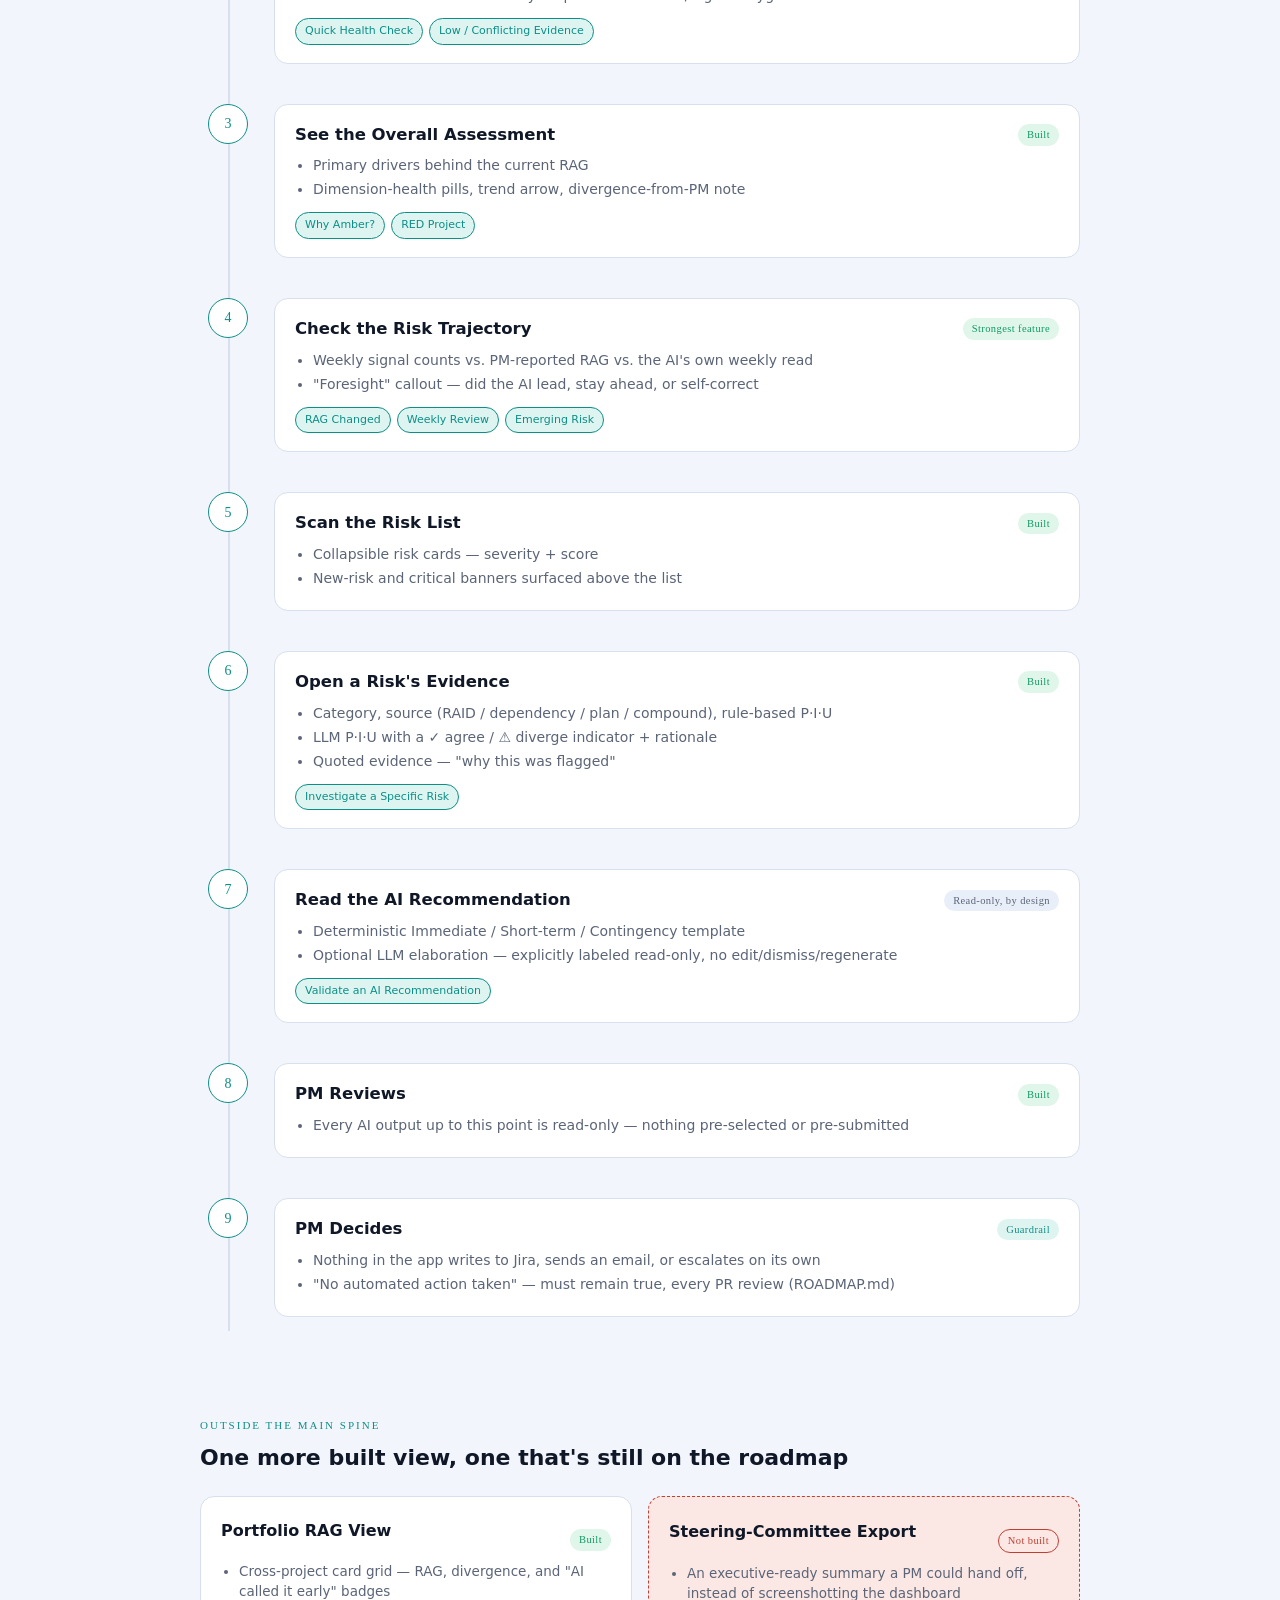
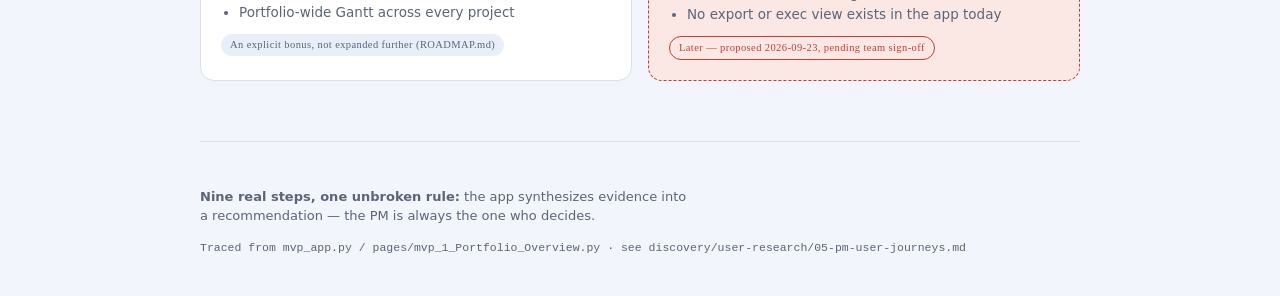
<file: deep-dives/risk-radar-journey.html>
<!doctype html><html><head><meta charset=utf8><meta name=viewport content="width=device-width,initial-scale=1,viewport-fit=cover"><style>:root{color-scheme:light;box-sizing:border-box;padding-top:env(safe-area-inset-top,0px);padding-bottom:env(safe-area-inset-bottom,0px)}html{scroll-padding-top:env(safe-area-inset-top,0px)}body{margin:0;padding:0;font:14px -apple-system,BlinkMacSystemFont,sans-serif;background:#faf9f5;color:#141413}img{max-width:100%}[hidden]:not([hidden=until-found i]){display:none!important}</style></head><body>
<title>Risk Radar Journey</title>
<style>
  :root{
    --bg:#F2F5FB;
    --surface:#FFFFFF;
    --surface-2:#E9EFF9;
    --text:#101828;
    --text-muted:#5B6577;
    --border:#D7E0EE;
    --accent:#0C8F87;
    --accent-soft:#DEF4F1;
    --green:#0E9A63;
    --green-soft:#E1F6EB;
    --amber:#B4650B;
    --amber-soft:#FCF0DA;
    --red:#C13F32;
    --red-soft:#FBE8E5;
    padding-top:env(safe-area-inset-top,0px);
    padding-bottom:env(safe-area-inset-bottom,0px);
  }
  @media (prefers-color-scheme: dark){
    :root:not([data-theme="light"]){
      --bg:#0A0F1C;
      --surface:#121B2D;
      --surface-2:#182338;
      --text:#E8EDF7;
      --text-muted:#93A0BC;
      --border:#26314A;
      --accent:#4FE6D8;
      --accent-soft:rgba(79,230,216,0.12);
      --green:#3ED18E;
      --green-soft:rgba(62,209,142,0.14);
      --amber:#F2B84D;
      --amber-soft:rgba(242,184,77,0.14);
      --red:#F27A69;
      --red-soft:rgba(242,122,105,0.14);
    }
  }
  :root[data-theme="dark"]{
    --bg:#0A0F1C;
    --surface:#121B2D;
    --surface-2:#182338;
    --text:#E8EDF7;
    --text-muted:#93A0BC;
    --border:#26314A;
    --accent:#4FE6D8;
    --accent-soft:rgba(79,230,216,0.12);
    --green:#3ED18E;
    --green-soft:rgba(62,209,142,0.14);
    --amber:#F2B84D;
    --amber-soft:rgba(242,184,77,0.14);
    --red:#F27A69;
    --red-soft:rgba(242,122,105,0.14);
  }

  *{box-sizing:border-box;}
  body{
    background:var(--bg);
    color:var(--text);
    font-family:'Manrope',system-ui,sans-serif;
    line-height:1.5;
    padding-inline:20px;
  }
  h1,h2,h3{
    font-family:'Sora',system-ui,sans-serif;
    text-wrap:balance;
    margin:0;
  }
  .mono{
    font-family:'JetBrains Mono',ui-monospace,monospace;
  }
  .container{max-width:880px;margin:0 auto;}

  /* header */
  header{
    position:sticky;
    top:env(safe-area-inset-top,0px);
    z-index:5;
    background:color-mix(in srgb, var(--bg) 88%, transparent);
    backdrop-filter:blur(8px);
    border-bottom:1px solid var(--border);
    margin-inline:-20px;
    padding:14px 20px;
  }
  .header-row{
    max-width:880px;margin:0 auto;
    display:flex;align-items:center;justify-content:space-between;gap:12px;flex-wrap:wrap;
  }
  .brand{display:flex;align-items:center;gap:10px;}
  .brand-mark{
    width:28px;height:28px;border-radius:50%;
    background:conic-gradient(from 0deg, var(--accent), transparent 65%);
    position:relative;flex:none;
  }
  .brand-mark::after{
    content:'';position:absolute;inset:7px;border-radius:50%;background:var(--bg);
  }
  .brand-name{font-family:'Sora';font-weight:700;font-size:15px;letter-spacing:.2px;}
  .legend{display:flex;gap:14px;flex-wrap:wrap;}
  .legend-item{display:flex;align-items:center;gap:6px;font-size:11px;color:var(--text-muted);letter-spacing:.3px;}
  .dot{width:9px;height:9px;border-radius:50%;flex:none;}
  .dot.g{background:var(--green);}
  .dot.a{background:var(--amber);}
  .dot.r{background:var(--red);border:1.5px solid var(--red);background:transparent;}

  /* hero */
  .hero{padding:56px 0 36px;text-align:left;position:relative;}
  .eyebrow{
    font-family:'JetBrains Mono';font-size:11px;letter-spacing:2px;text-transform:uppercase;
    color:var(--accent);margin-bottom:14px;display:block;
  }
  .hero h1{font-size:clamp(28px,4.6vw,42px);font-weight:800;max-width:16ch;}
  .hero p{max-width:56ch;color:var(--text-muted);font-size:16px;margin-top:14px;}

  @media (prefers-reduced-motion: no-preference){
    .radar-sweep{animation:spin 6s linear infinite;}
  }
  @keyframes spin{to{transform:rotate(360deg);}}
  .radar-wrap{
    position:absolute;right:0;top:44px;width:120px;height:120px;
    border-radius:50%;border:1px solid var(--border);
    display:flex;align-items:center;justify-content:center;
    overflow:hidden;
  }
  .radar-wrap::before,.radar-wrap::after{
    content:'';position:absolute;border-radius:50%;border:1px solid var(--border);
  }
  .radar-wrap::before{inset:20px;}
  .radar-wrap::after{inset:40px;}
  .radar-sweep{
    position:absolute;inset:0;
    background:conic-gradient(from 0deg, var(--accent-soft), transparent 40%);
  }
  @media (max-width:700px){ .radar-wrap{display:none;} }

  /* overview strip */
  .overview{
    display:flex;flex-wrap:wrap;align-items:center;gap:8px;margin-top:34px;
  }
  .ov-pill{
    font-family:'JetBrains Mono';font-size:11.5px;padding:7px 12px;border-radius:999px;
    background:var(--surface);border:1px solid var(--border);color:var(--text);
    display:flex;align-items:center;gap:7px;text-decoration:none;white-space:nowrap;
  }
  .ov-arrow{color:var(--text-muted);font-size:13px;}

  /* section headings */
  section{padding-block:40px;}
  .section-head{margin-bottom:22px;}
  .section-head .eyebrow{margin-bottom:8px;}
  .section-head h2{font-size:22px;font-weight:700;}

  /* mechanism figure */
  figure{margin:0;padding:22px;background:var(--surface);border:1px solid var(--border);border-radius:16px;}
  figure svg{width:100%;height:auto;display:block;}
  figcaption{
    margin-top:14px;font-size:13.5px;color:var(--text-muted);max-width:60ch;
  }
  .line-neutral{stroke:var(--text-muted);stroke-width:1.6;fill:none;}
  .line-accent{stroke:var(--accent);stroke-width:2.4;fill:none;}
  .line-blocked{stroke:var(--red);stroke-width:1.6;fill:none;stroke-dasharray:4 4;}
  .arrow-neutral{fill:var(--text-muted);}
  .arrow-accent{fill:var(--accent);}
  .node-box{fill:var(--surface);stroke:var(--border);stroke-width:1.4;}
  .node-box-accent{fill:var(--accent-soft);stroke:var(--accent);stroke-width:1.8;}
  .node-text{fill:var(--text);font-family:'Manrope';font-weight:700;font-size:13px;}
  .zone-label{fill:var(--text-muted);font-family:'JetBrains Mono';font-size:9.5px;letter-spacing:1.5px;}
  .boundary-line{stroke:var(--text-muted);stroke-width:1.4;stroke-dasharray:5 5;}
  .boundary-text{fill:var(--text-muted);font-family:'JetBrains Mono';font-size:10px;letter-spacing:1px;}
  .blocked-text{fill:var(--red);font-family:'JetBrains Mono';font-size:10px;letter-spacing:.5px;}

  /* timeline */
  .timeline{position:relative;}
  .timeline::before{
    content:'';position:absolute;left:28px;top:6px;bottom:6px;width:2px;background:var(--border);
  }
  .stage{
    position:relative;display:grid;grid-template-columns:56px 1fr;gap:18px;
    padding-block:20px;
  }
  .stage-num{
    position:relative;z-index:1;
    width:40px;height:40px;margin-left:8px;border-radius:50%;
    background:var(--surface);border:1.6px solid var(--border);
    display:flex;align-items:center;justify-content:center;
    font-family:'JetBrains Mono';font-weight:500;font-size:14px;color:var(--text-muted);
  }
  .stage.built .stage-num{border-color:var(--accent);color:var(--accent);}
  .stage-card{
    background:var(--surface);border:1px solid var(--border);border-radius:14px;
    padding:18px 20px;
  }
  .stage-title-row{display:flex;align-items:center;justify-content:space-between;gap:10px;flex-wrap:wrap;margin-bottom:8px;}
  .stage-title-row h3{font-size:16.5px;font-weight:700;}
  .chip{
    font-family:'JetBrains Mono';font-size:10.5px;letter-spacing:.4px;padding:3px 9px;border-radius:999px;
    white-space:nowrap;
  }
  .chip.built{background:var(--green-soft);color:var(--green);}
  .chip.note{background:var(--surface-2);color:var(--text-muted);}
  .chip.guardrail{background:var(--accent-soft);color:var(--accent);}
  .stage-card ul{margin:0;padding-left:18px;color:var(--text-muted);font-size:14px;}
  .stage-card li{margin-bottom:3px;}
  .tags{display:flex;flex-wrap:wrap;gap:6px;margin-top:12px;}
  .tag{
    font-size:11px;padding:4px 9px;border-radius:999px;border:1px solid var(--accent);color:var(--accent);
    background:var(--accent-soft);
  }

  /* branch cards */
  .branches{display:grid;grid-template-columns:1fr 1fr;gap:16px;}
  @media (max-width:640px){ .branches{grid-template-columns:1fr;} }
  .branch-card{border-radius:14px;padding:20px;border:1px solid var(--border);background:var(--surface);}
  .branch-card.planned{border-style:dashed;border-color:var(--red);background:var(--red-soft);}
  .branch-card h3{font-size:16px;margin-bottom:6px;}
  .branch-card ul{margin:10px 0 0;padding-left:18px;color:var(--text-muted);font-size:13.5px;}
  .branch-card .chip{margin-top:12px;display:inline-block;}
  .chip.planned{background:transparent;color:var(--red);border:1px solid var(--red);}

  footer{
    padding:32px 0 40px;border-top:1px solid var(--border);margin-top:20px;
  }
  footer p{color:var(--text-muted);font-size:13px;max-width:60ch;}
  footer .mono{font-size:11.5px;color:var(--text-muted);margin-top:10px;display:block;}
</style>

<header>
  <div class="header-row">
    <div class="brand">
      <div class="brand-mark"><div class="radar-sweep" style="position:absolute;inset:0;border-radius:50%;"></div></div>
      <span class="brand-name">Risk Radar Journey</span>
    </div>
    <div class="legend">
      <span class="legend-item"><span class="dot g"></span>Built</span>
      <span class="legend-item"><span class="dot a"></span>Built, with a caveat</span>
      <span class="legend-item"><span class="dot r"></span>Planned, not built</span>
    </div>
  </div>
</header>

<div class="container">

  <section class="hero">
    <div class="radar-wrap"><div class="radar-sweep"></div></div>
    <span class="eyebrow">AI Project Risk Radar — PM Workflow</span>
    <h1>From opening a project to a decision only the PM makes.</h1>
    <p>Nine steps, traced from the actual running app — not an idealized design. Every
    stage below is a real screen a Project Manager sees today, in the order they see it.</p>

    <div class="overview">
      <a class="ov-pill" href="#s1"><span class="dot g"></span>Open Project</a>
      <span class="ov-arrow">→</span>
      <a class="ov-pill" href="#s2"><span class="dot g"></span>KPI Strip</a>
      <span class="ov-arrow">→</span>
      <a class="ov-pill" href="#s3"><span class="dot g"></span>Assessment</a>
      <span class="ov-arrow">→</span>
      <a class="ov-pill" href="#s4"><span class="dot g"></span>Trajectory</a>
      <span class="ov-arrow">→</span>
      <a class="ov-pill" href="#s5"><span class="dot g"></span>Risk List</a>
      <span class="ov-arrow">→</span>
      <a class="ov-pill" href="#s6"><span class="dot g"></span>Evidence</a>
      <span class="ov-arrow">→</span>
      <a class="ov-pill" href="#s7"><span class="dot g"></span>AI Rec.</a>
      <span class="ov-arrow">→</span>
      <a class="ov-pill" href="#s8"><span class="dot g"></span>PM Reviews</a>
      <span class="ov-arrow">→</span>
      <a class="ov-pill" href="#s9"><span class="dot g"></span>PM Decides</a>
    </div>
  </section>

  <section>
    <div class="section-head">
      <span class="eyebrow">The one rule that shapes everything</span>
      <h2>Where the app's authority stops</h2>
    </div>
    <figure>
      <svg viewBox="0 0 820 260" role="img" aria-label="Evidence flows into AI interpretation and a recommendation, which the PM reviews and decides on; a parallel path to an automated action is explicitly blocked and never happens.">
        <defs>
          <marker id="mArrow" viewBox="0 0 10 10" refX="9" refY="5" markerWidth="7" markerHeight="7" orient="auto-start-reverse">
            <path d="M0,0 L10,5 L0,10 z" class="arrow-neutral"/>
          </marker>
          <marker id="mArrowAccent" viewBox="0 0 10 10" refX="9" refY="5" markerWidth="7" markerHeight="7" orient="auto-start-reverse">
            <path d="M0,0 L10,5 L0,10 z" class="arrow-accent"/>
          </marker>
        </defs>

        <text x="20" y="14" class="zone-label">INSIDE THE APP</text>
        <text x="400" y="164" class="zone-label">THE PM'S OWN DECISION</text>

        <rect x="20" y="24" width="150" height="56" rx="10" class="node-box"/>
        <text x="95" y="57" text-anchor="middle" class="node-text">Evidence</text>

        <rect x="210" y="24" width="170" height="56" rx="10" class="node-box"/>
        <text x="295" y="57" text-anchor="middle" class="node-text">AI Interpretation</text>

        <rect x="420" y="24" width="170" height="56" rx="10" class="node-box"/>
        <text x="505" y="57" text-anchor="middle" class="node-text">Recommendation</text>

        <line x1="170" y1="52" x2="206" y2="52" class="line-neutral" marker-end="url(#mArrow)"/>
        <line x1="380" y1="52" x2="416" y2="52" class="line-neutral" marker-end="url(#mArrow)"/>

        <line x1="505" y1="80" x2="505" y2="112" class="boundary-line"/>
        <line x1="20" y1="118" x2="800" y2="118" class="boundary-line"/>
        <text x="410" y="112" text-anchor="middle" class="boundary-text">— nothing here acts automatically —</text>

        <line x1="505" y1="118" x2="640" y2="118" class="line-blocked"/>
        <circle cx="655" cy="118" r="13" fill="none" stroke="var(--red)" stroke-width="2"/>
        <line x1="646" y1="109" x2="664" y2="127" stroke="var(--red)" stroke-width="2"/>
        <text x="655" y="146" text-anchor="middle" class="blocked-text">Automated action</text>
        <text x="655" y="158" text-anchor="middle" class="blocked-text">— blocked by design</text>

        <line x1="505" y1="118" x2="505" y2="156" class="line-accent" marker-end="url(#mArrowAccent)"/>

        <rect x="420" y="160" width="170" height="52" rx="10" class="node-box"/>
        <text x="505" y="191" text-anchor="middle" class="node-text">PM Reviews</text>

        <line x1="590" y1="186" x2="626" y2="186" class="line-accent" marker-end="url(#mArrowAccent)"/>

        <rect x="630" y="160" width="160" height="52" rx="10" class="node-box-accent"/>
        <text x="710" y="191" text-anchor="middle" class="node-text">PM Decides</text>
      </svg>
      <figcaption>Evidence and AI interpretation feed a recommendation, which the PM reviews. The only path onward is the PM's own decision — the parallel path to an automated action is a boundary the app cannot cross, not just a missing feature (ROADMAP.md guardrail: "no automated action taken — must remain true, every PR review").</figcaption>
    </figure>
  </section>

  <section>
    <div class="section-head">
      <span class="eyebrow">Step by step</span>
      <h2>The end-to-end walkthrough</h2>
    </div>

    <div class="timeline">

      <div class="stage built" id="s1">
        <div class="stage-num">1</div>
        <div class="stage-card">
          <div class="stage-title-row"><h3>Open a Project</h3><span class="chip built">Built</span></div>
          <ul>
            <li>Sidebar project selector (dropdown) + extraction-mode picker</li>
            <li>Alternate entry: Portfolio Overview → click any project card</li>
          </ul>
        </div>
      </div>

      <div class="stage built" id="s2">
        <div class="stage-num">2</div>
        <div class="stage-card">
          <div class="stage-title-row"><h3>Read the KPI Strip</h3><span class="chip built">Built</span></div>
          <ul>
            <li>PM Reported RAG · AI Risk Assessment · Active Risks · Confidence · Target Date</li>
            <li>"Assessment confidence — why" expander: schedule/register hygiene + cadence</li>
          </ul>
          <div class="tags"><span class="tag">Quick Health Check</span><span class="tag">Low / Conflicting Evidence</span></div>
        </div>
      </div>

      <div class="stage built" id="s3">
        <div class="stage-num">3</div>
        <div class="stage-card">
          <div class="stage-title-row"><h3>See the Overall Assessment</h3><span class="chip built">Built</span></div>
          <ul>
            <li>Primary drivers behind the current RAG</li>
            <li>Dimension-health pills, trend arrow, divergence-from-PM note</li>
          </ul>
          <div class="tags"><span class="tag">Why Amber?</span><span class="tag">RED Project</span></div>
        </div>
      </div>

      <div class="stage built" id="s4">
        <div class="stage-num">4</div>
        <div class="stage-card">
          <div class="stage-title-row"><h3>Check the Risk Trajectory</h3><span class="chip built">Strongest feature</span></div>
          <ul>
            <li>Weekly signal counts vs. PM-reported RAG vs. the AI's own weekly read</li>
            <li>"Foresight" callout — did the AI lead, stay ahead, or self-correct</li>
          </ul>
          <div class="tags"><span class="tag">RAG Changed</span><span class="tag">Weekly Review</span><span class="tag">Emerging Risk</span></div>
        </div>
      </div>

      <div class="stage built" id="s5">
        <div class="stage-num">5</div>
        <div class="stage-card">
          <div class="stage-title-row"><h3>Scan the Risk List</h3><span class="chip built">Built</span></div>
          <ul>
            <li>Collapsible risk cards — severity + score</li>
            <li>New-risk and critical banners surfaced above the list</li>
          </ul>
        </div>
      </div>

      <div class="stage built" id="s6">
        <div class="stage-num">6</div>
        <div class="stage-card">
          <div class="stage-title-row"><h3>Open a Risk's Evidence</h3><span class="chip built">Built</span></div>
          <ul>
            <li>Category, source (RAID / dependency / plan / compound), rule-based P·I·U</li>
            <li>LLM P·I·U with a ✓ agree / ⚠ diverge indicator + rationale</li>
            <li>Quoted evidence — "why this was flagged"</li>
          </ul>
          <div class="tags"><span class="tag">Investigate a Specific Risk</span></div>
        </div>
      </div>

      <div class="stage built" id="s7">
        <div class="stage-num">7</div>
        <div class="stage-card">
          <div class="stage-title-row"><h3>Read the AI Recommendation</h3><span class="chip note">Read-only, by design</span></div>
          <ul>
            <li>Deterministic Immediate / Short-term / Contingency template</li>
            <li>Optional LLM elaboration — explicitly labeled read-only, no edit/dismiss/regenerate</li>
          </ul>
          <div class="tags"><span class="tag">Validate an AI Recommendation</span></div>
        </div>
      </div>

      <div class="stage built" id="s8">
        <div class="stage-num">8</div>
        <div class="stage-card">
          <div class="stage-title-row"><h3>PM Reviews</h3><span class="chip built">Built</span></div>
          <ul>
            <li>Every AI output up to this point is read-only — nothing pre-selected or pre-submitted</li>
          </ul>
        </div>
      </div>

      <div class="stage built" id="s9">
        <div class="stage-num">9</div>
        <div class="stage-card">
          <div class="stage-title-row"><h3>PM Decides</h3><span class="chip guardrail">Guardrail</span></div>
          <ul>
            <li>Nothing in the app writes to Jira, sends an email, or escalates on its own</li>
            <li>"No automated action taken" — must remain true, every PR review (ROADMAP.md)</li>
          </ul>
        </div>
      </div>

    </div>
  </section>

  <section>
    <div class="section-head">
      <span class="eyebrow">Outside the main spine</span>
      <h2>One more built view, one that's still on the roadmap</h2>
    </div>
    <div class="branches">
      <div class="branch-card">
        <div class="stage-title-row"><h3>Portfolio RAG View</h3><span class="chip built">Built</span></div>
        <ul>
          <li>Cross-project card grid — RAG, divergence, and "AI called it early" badges</li>
          <li>Portfolio-wide Gantt across every project</li>
        </ul>
        <span class="chip note">An explicit bonus, not expanded further (ROADMAP.md)</span>
      </div>
      <div class="branch-card planned">
        <div class="stage-title-row"><h3>Steering-Committee Export</h3><span class="chip planned">Not built</span></div>
        <ul>
          <li>An executive-ready summary a PM could hand off, instead of screenshotting the dashboard</li>
          <li>No export or exec view exists in the app today</li>
        </ul>
        <span class="chip planned">Later — proposed 2026-09-23, pending team sign-off</span>
      </div>
    </div>
  </section>

  <footer>
    <p><strong>Nine real steps, one unbroken rule:</strong> the app synthesizes evidence into a recommendation — the PM is always the one who decides.</p>
    <span class="mono">Traced from mvp_app.py / pages/mvp_1_Portfolio_Overview.py · see discovery/user-research/05-pm-user-journeys.md</span>
  </footer>

</div>

<style>.pf-back{position:fixed;left:12px;bottom:12px;z-index:2147483000;font:600 13px/1 system-ui,Segoe UI,Arial,sans-serif;background:#1f4e79;color:#fff;text-decoration:none;padding:9px 13px;border-radius:999px;box-shadow:0 2px 10px rgba(0,0,0,.3);opacity:.92}.pf-back:hover{opacity:1}@media print{.pf-back{display:none}}</style><a class="pf-back" href="../projects/risk-radar.html">&larr; Back to case study</a></body></html>
</file>
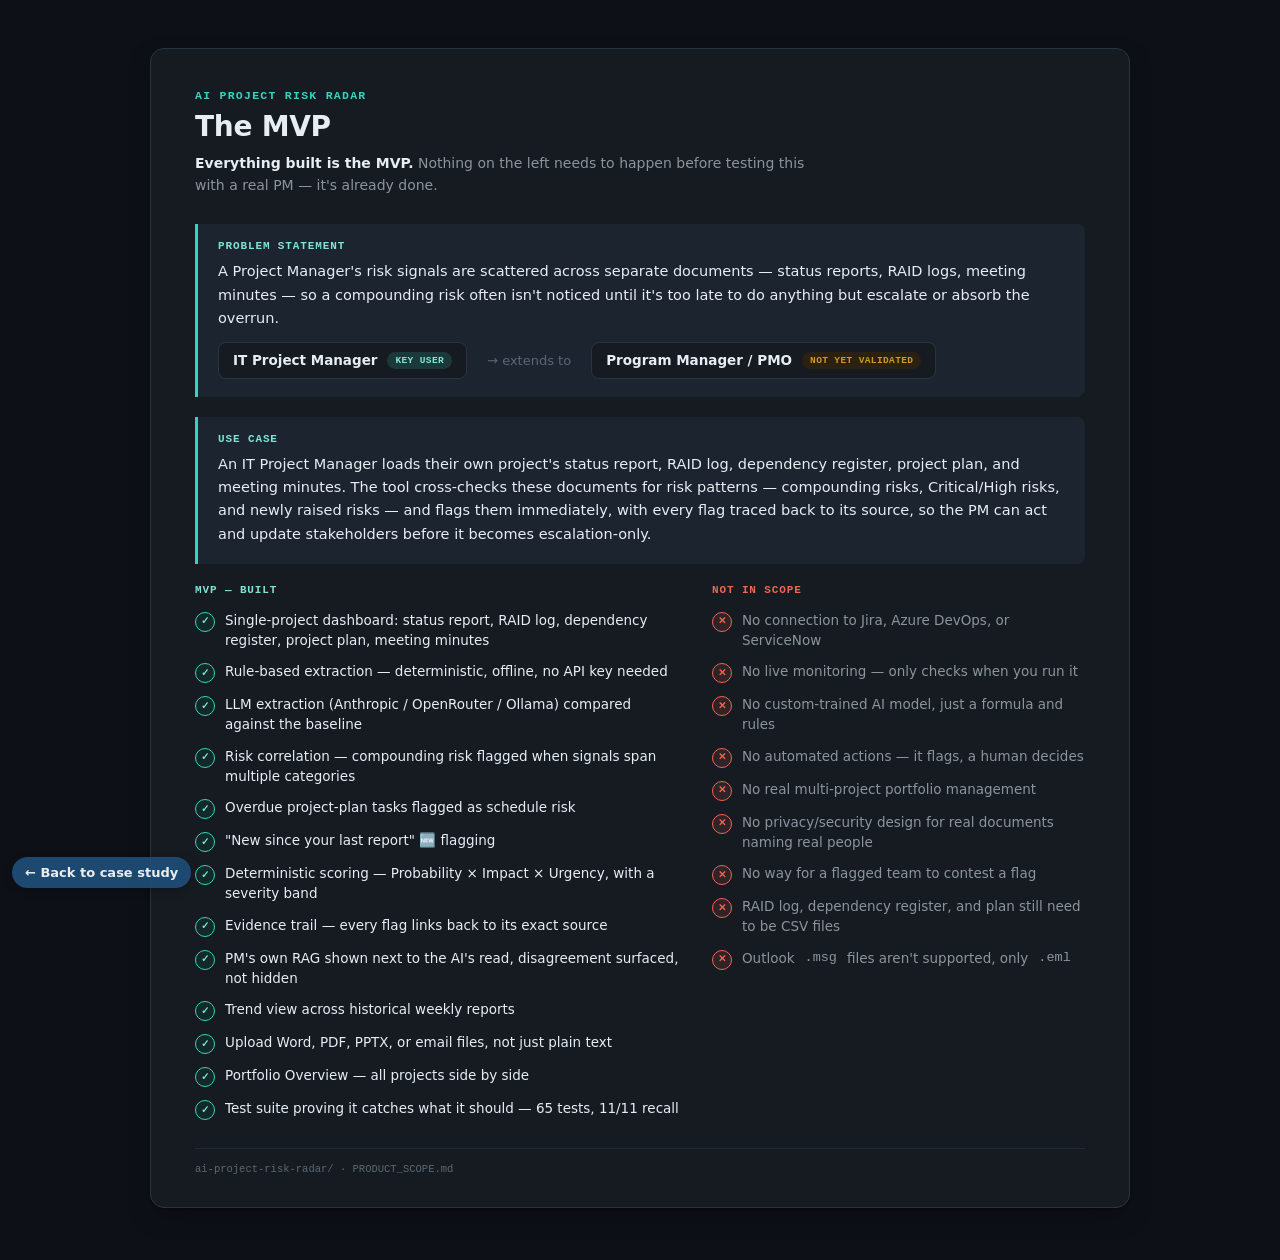
<file: deep-dives/risk-radar-mvp.html>
<!doctype html><html><head><meta charset=utf8><meta name=viewport content="width=device-width,initial-scale=1"><style>:root{color-scheme:light}body{margin:0;padding:0;font:14px -apple-system,BlinkMacSystemFont,sans-serif;background:#faf9f5;color:#141413}img{max-width:100%}[hidden]:not([hidden=until-found i]){display:none!important}</style></head><body>
<title>Risk Radar MVP</title>
<style>
  :root{
    --bg:#0d1117; --panel:#161b22; --panel-2:#1c2430; --border:#2a3441; --border-soft:#212b36;
    --text:#e6edf3; --text-muted:#8b949e; --text-faint:#5c6773;
    --accent:#39d3bb; --accent-soft:#12292a; --accent-ink:#7fe4d2;
    --bad:#f0654f;
    --sans:'IBM Plex Sans', system-ui, sans-serif; --mono:'IBM Plex Mono', ui-monospace, monospace;
    --shadow: 0 1px 2px rgba(0,0,0,.35), 0 10px 28px -10px rgba(0,0,0,.55);
  }
  *{ box-sizing:border-box; }
  body{ background:var(--bg); color:var(--text); font-family:var(--sans); display:flex; justify-content:center; padding:48px 20px; }

  .slide{
    width:100%; max-width:980px; background:var(--panel); border:1px solid var(--border);
    border-radius:14px; box-shadow:var(--shadow); padding:40px 44px 32px;
  }

  .eyebrow{
    font-family:var(--mono); font-size:11.5px; font-weight:600; letter-spacing:.11em;
    text-transform:uppercase; color:var(--accent); margin-bottom:8px;
  }
  h1{ font-size:28px; font-weight:700; letter-spacing:-.01em; margin:0 0 10px; }
  .framing{ color:var(--text-muted); font-size:14px; max-width:70ch; margin:0 0 28px; line-height:1.55; }
  .framing b{ color:var(--text); font-weight:600; }

  .use-case{
    border-left:3px solid var(--accent); background:var(--panel-2);
    border-radius:0 8px 8px 0; padding:16px 20px 18px; margin:0 0 20px;
  }
  .use-case .col-label{ margin-bottom:8px; }
  .use-case p{ margin:0; font-size:14.5px; line-height:1.6; color:var(--text); }

  .user-row{ display:flex; gap:20px; flex-wrap:wrap; margin-top:12px; }
  .user-chip{
    display:flex; align-items:center; gap:10px; background:var(--panel);
    border:1px solid var(--border); border-radius:8px; padding:9px 14px;
  }
  .user-chip .who{ font-size:13.5px; font-weight:600; color:var(--text); }
  .user-chip .status{
    font-family:var(--mono); font-size:9.5px; font-weight:600; letter-spacing:.04em;
    text-transform:uppercase; padding:3px 8px; border-radius:100px; white-space:nowrap;
  }
  .user-chip .status.primary{ background:rgba(57,211,187,.16); color:var(--accent-ink); }
  .user-chip .status.secondary{ background:var(--caution-soft, #2b2111); color:var(--caution, #d29922); }
  .user-arrow{ color:var(--text-faint); align-self:center; font-size:13px; }

  .cols{ display:grid; grid-template-columns:1.3fr 1fr; gap:32px; }
  @media (max-width:760px){ .cols{ grid-template-columns:1fr; } }

  .col-label{
    font-family:var(--mono); font-size:11px; font-weight:600; letter-spacing:.08em;
    text-transform:uppercase; margin-bottom:14px; display:flex; align-items:center; gap:8px;
  }
  .col-label.in{ color:var(--accent-ink); }
  .col-label.out{ color:var(--bad); }

  ul.features{ list-style:none; margin:0; padding:0; display:flex; flex-direction:column; gap:11px; }
  ul.features li{ display:flex; gap:10px; align-items:flex-start; font-size:13.5px; line-height:1.5; color:var(--text); }
  ul.features li::before{
    content:"✓"; flex:none; width:18px; height:18px; border-radius:50%;
    background:var(--accent-soft); border:1px solid var(--accent); color:var(--accent-ink);
    font-size:10px; font-weight:700; display:flex; align-items:center; justify-content:center;
    margin-top:2px; font-family:var(--mono);
  }

  ul.excluded{ list-style:none; margin:0; padding:0; display:flex; flex-direction:column; gap:11px; }
  ul.excluded li{ display:flex; gap:10px; align-items:flex-start; font-size:13.5px; line-height:1.5; color:var(--text-muted); }
  ul.excluded li::before{
    content:"✕"; flex:none; width:18px; height:18px; border-radius:50%;
    background:rgba(240,101,79,.12); border:1px solid var(--bad); color:var(--bad);
    font-size:10px; font-weight:700; display:flex; align-items:center; justify-content:center;
    margin-top:2px; font-family:var(--mono);
  }

  footer{
    margin-top:28px; padding-top:14px; border-top:1px solid var(--border-soft);
    font-family:var(--mono); font-size:10.5px; color:var(--text-faint);
  }
</style>

<div class="slide">
  <div class="eyebrow">AI Project Risk Radar</div>
  <h1>The MVP</h1>
  <p class="framing"><b>Everything built is the MVP.</b> Nothing on the left needs to happen before testing this with a real PM — it's already done.</p>

  <div class="use-case">
    <div class="col-label in">Problem statement</div>
    <p>A Project Manager's risk signals are scattered across separate documents &mdash; status reports, RAID logs, meeting minutes &mdash; so a compounding risk often isn't noticed until it's too late to do anything but escalate or absorb the overrun.</p>
    <div class="user-row">
      <div class="user-chip"><span class="who">IT Project Manager</span><span class="status primary">Key user</span></div>
      <span class="user-arrow">&rarr; extends to</span>
      <div class="user-chip"><span class="who">Program Manager / PMO</span><span class="status secondary">Not yet validated</span></div>
    </div>
  </div>

  <div class="use-case">
    <div class="col-label in">Use case</div>
    <p>An IT Project Manager loads their own project's status report, RAID log, dependency register, project plan, and meeting minutes. The tool cross-checks these documents for risk patterns &mdash; compounding risks, Critical/High risks, and newly raised risks &mdash; and flags them immediately, with every flag traced back to its source, so the PM can act and update stakeholders before it becomes escalation-only.</p>
  </div>

  <div class="cols">
    <div>
      <div class="col-label in">MVP — built</div>
      <ul class="features">
        <li>Single-project dashboard: status report, RAID log, dependency register, project plan, meeting minutes</li>
        <li>Rule-based extraction — deterministic, offline, no API key needed</li>
        <li>LLM extraction (Anthropic / OpenRouter / Ollama) compared against the baseline</li>
        <li>Risk correlation — compounding risk flagged when signals span multiple categories</li>
        <li>Overdue project-plan tasks flagged as schedule risk</li>
        <li>"New since your last report" 🆕 flagging</li>
        <li>Deterministic scoring — Probability &times; Impact &times; Urgency, with a severity band</li>
        <li>Evidence trail — every flag links back to its exact source</li>
        <li>PM's own RAG shown next to the AI's read, disagreement surfaced, not hidden</li>
        <li>Trend view across historical weekly reports</li>
        <li>Upload Word, PDF, PPTX, or email files, not just plain text</li>
        <li>Portfolio Overview — all projects side by side</li>
        <li>Test suite proving it catches what it should — 65 tests, 11/11 recall</li>
      </ul>
    </div>

    <div>
      <div class="col-label out">Not in scope</div>
      <ul class="excluded">
        <li>No connection to Jira, Azure DevOps, or ServiceNow</li>
        <li>No live monitoring — only checks when you run it</li>
        <li>No custom-trained AI model, just a formula and rules</li>
        <li>No automated actions — it flags, a human decides</li>
        <li>No real multi-project portfolio management</li>
        <li>No privacy/security design for real documents naming real people</li>
        <li>No way for a flagged team to contest a flag</li>
        <li>RAID log, dependency register, and plan still need to be CSV files</li>
        <li>Outlook <code>.msg</code> files aren't supported, only <code>.eml</code></li>
      </ul>
    </div>
  </div>

  <footer>ai-project-risk-radar/ &middot; PRODUCT_SCOPE.md</footer>
</div>

<style>.pf-back{position:fixed;left:12px;bottom:12px;z-index:2147483000;font:600 13px/1 system-ui,Segoe UI,Arial,sans-serif;background:#1f4e79;color:#fff;text-decoration:none;padding:9px 13px;border-radius:999px;box-shadow:0 2px 10px rgba(0,0,0,.3);opacity:.92}.pf-back:hover{opacity:1}@media print{.pf-back{display:none}}</style><a class="pf-back" href="../projects/risk-radar.html">&larr; Back to case study</a></body></html>
</file>
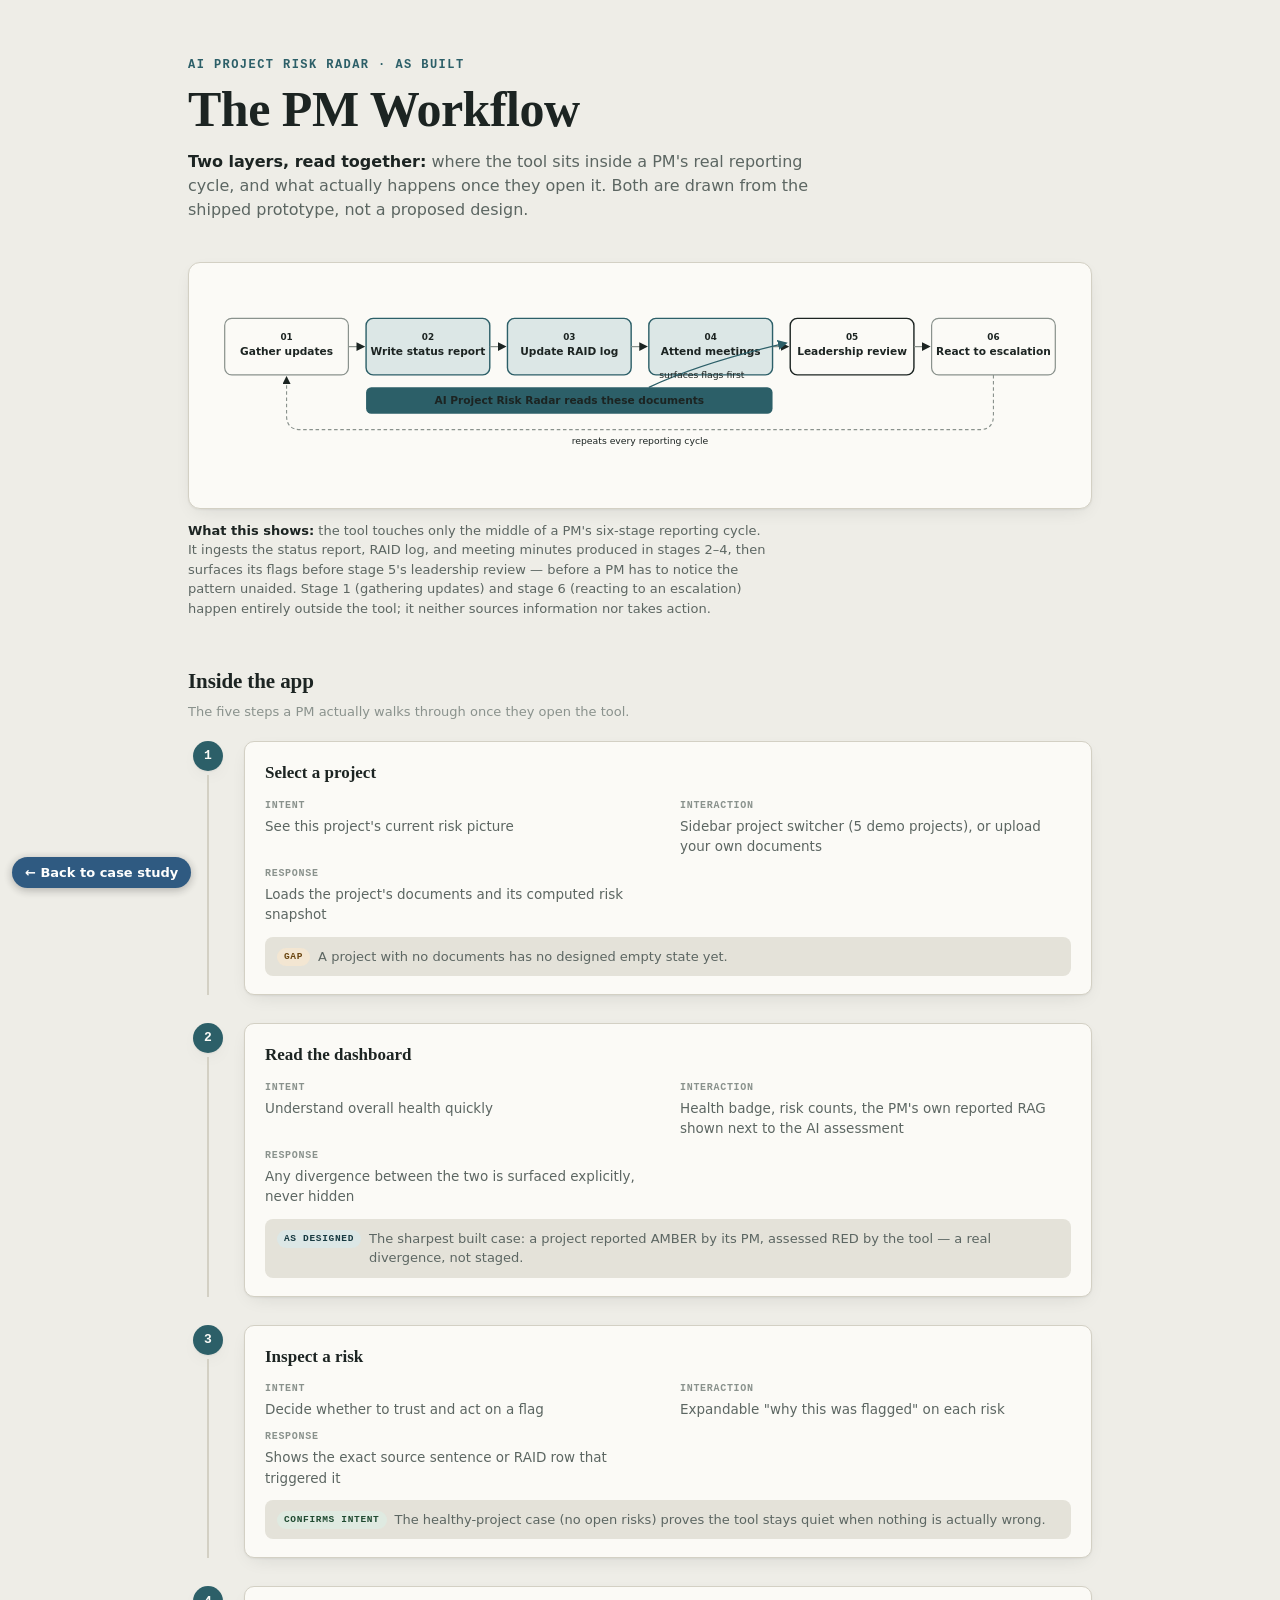
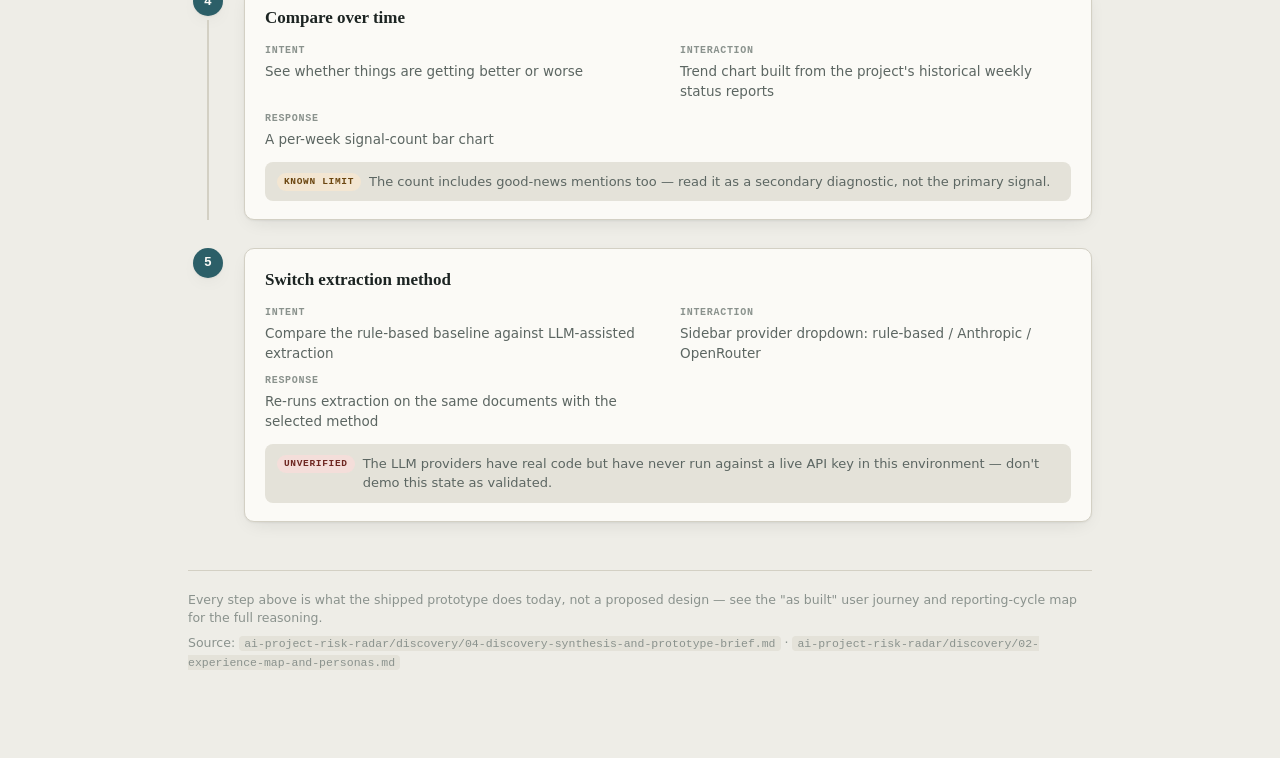
<file: deep-dives/risk-radar-pm-workflow.html>
<!doctype html><html><head><meta charset=utf8><meta name=viewport content="width=device-width,initial-scale=1"><style>:root{color-scheme:light}body{margin:0;padding:0;font:14px -apple-system,BlinkMacSystemFont,sans-serif;background:#faf9f5;color:#141413}img{max-width:100%}[hidden]:not([hidden=until-found i]){display:none!important}</style></head><body>
<title>Risk Radar PM Workflow</title>
<style>
  :root{
    --bg:#EEEDE7; --surface:#FBFAF6; --surface-2:#E4E2D9; --border:#D3D0C4;
    --ink:#1C2422; --ink-muted:#5C6662; --ink-faint:#8A928D;
    --accent:#2C5F68; --accent-soft:#DCE7E6; --accent-ink:#173940;
    --go:#3C7A56; --go-soft:#DFEAE1; --go-ink:#1F4A31;
    --caution:#A9701B; --caution-soft:#F3E6D2; --caution-ink:#6B4610;
    --stop:#A23B34; --stop-soft:#F4DEDA; --stop-ink:#6E2721;
    --shadow: 0 1px 2px rgba(28,36,34,.06), 0 6px 20px -8px rgba(28,36,34,.14);
  }
  @media (prefers-color-scheme: dark){
    :root:not([data-theme="light"]){
      --bg:#14181A; --surface:#1B2123; --surface-2:#222A2C; --border:#2B3436;
      --ink:#E9ECE9; --ink-muted:#9FADA9; --ink-faint:#6E7A76;
      --accent:#6FB3BC; --accent-soft:#20383C; --accent-ink:#BFE4E8;
      --go:#6FBE8E; --go-soft:#1E3327; --go-ink:#B8E6CB;
      --caution:#E3A94B; --caution-soft:#3A2B14; --caution-ink:#F3D49A;
      --stop:#E1766D; --stop-soft:#3A211E; --stop-ink:#F4B6AF;
      --shadow: 0 1px 2px rgba(0,0,0,.35), 0 10px 28px -10px rgba(0,0,0,.55);
    }
  }
  :root[data-theme="dark"]{
    --bg:#14181A; --surface:#1B2123; --surface-2:#222A2C; --border:#2B3436;
    --ink:#E9ECE9; --ink-muted:#9FADA9; --ink-faint:#6E7A76;
    --accent:#6FB3BC; --accent-soft:#20383C; --accent-ink:#BFE4E8;
    --go:#6FBE8E; --go-soft:#1E3327; --go-ink:#B8E6CB;
    --caution:#E3A94B; --caution-soft:#3A2B14; --caution-ink:#F3D49A;
    --stop:#E1766D; --stop-soft:#3A211E; --stop-ink:#F4B6AF;
    --shadow: 0 1px 2px rgba(0,0,0,.35), 0 10px 28px -10px rgba(0,0,0,.55);
  }

  *{box-sizing:border-box}
  body{
    background:var(--bg); color:var(--ink);
    font-family:"IBM Plex Sans", system-ui, sans-serif;
    line-height:1.5;
  }
  .page{ max-width:960px; margin:0 auto; padding:56px 28px 80px; }

  .eyebrow{
    font-family:"IBM Plex Mono", monospace; font-size:12px; font-weight:600;
    letter-spacing:.12em; text-transform:uppercase; color:var(--accent);
  }
  h1{
    font-family:"Fraunces", serif; font-weight:680; font-optical-sizing:auto;
    font-size:clamp(34px,5vw,50px); line-height:1.03; letter-spacing:-.01em;
    margin:10px 0 14px; text-wrap:balance;
  }
  .framing{ max-width:64ch; color:var(--ink-muted); font-size:16px; margin:0 0 40px; }
  .framing strong{ color:var(--ink); font-weight:600; }

  h2{
    font-family:"Fraunces", serif; font-weight:600; font-size:21px;
    margin:0 0 4px; letter-spacing:-.005em;
  }
  .section-sub{ color:var(--ink-faint); font-size:13px; margin:0 0 20px; }

  figure{ margin:0 0 48px; }
  .diagram-frame{
    background:var(--surface); border:1px solid var(--border); border-radius:12px;
    padding:20px 18px 14px; box-shadow:var(--shadow); overflow-x:auto;
  }
  svg text{ font-family:"IBM Plex Sans", system-ui, sans-serif; fill:currentColor; }
  svg .mono{ font-family:"IBM Plex Mono", monospace; }
  figcaption{
    font-size:13px; color:var(--ink-muted); margin-top:12px; max-width:70ch;
  }
  figcaption b{ color:var(--ink); font-weight:600; }

  .flow{ display:flex; flex-direction:column; }
  .fstep{
    display:grid; grid-template-columns:40px 1fr; gap:16px;
    padding-bottom:28px; position:relative;
  }
  .fstep .rail{
    display:flex; flex-direction:column; align-items:center;
  }
  .fstep .node{
    width:30px; height:30px; border-radius:50%; background:var(--accent);
    color:var(--surface); flex:none; display:flex; align-items:center; justify-content:center;
    font-family:"IBM Plex Mono", monospace; font-weight:600; font-size:13px;
    box-shadow:var(--shadow);
  }
  .fstep .line{ width:2px; flex:1; background:var(--border); margin-top:4px; }
  .fstep:last-child .line{ display:none; }
  .fstep:last-child{ padding-bottom:0; }

  .fcard{
    background:var(--surface); border:1px solid var(--border); border-radius:10px;
    padding:18px 20px; box-shadow:var(--shadow);
  }
  .fcard h3{ font-family:"Fraunces", serif; font-weight:600; font-size:17px; margin:0 0 12px; }
  .flabels{ display:grid; grid-template-columns:1fr 1fr; gap:10px 24px; margin-bottom:12px; }
  @media (max-width:560px){ .flabels{ grid-template-columns:1fr; } }
  .flabels .fl{
    font-family:"IBM Plex Mono", monospace; font-size:10px; font-weight:600;
    letter-spacing:.07em; text-transform:uppercase; color:var(--ink-faint);
    margin-bottom:3px;
  }
  .flabels .fv{ font-size:13.5px; color:var(--ink-muted); }
  .note{
    display:flex; gap:8px; align-items:flex-start; font-size:13px;
    background:var(--surface-2); border-radius:8px; padding:10px 12px; margin-top:10px;
  }
  .note-tag{
    font-family:"IBM Plex Mono", monospace; font-size:9.5px; font-weight:600;
    letter-spacing:.07em; text-transform:uppercase; flex:none;
    padding:2px 7px; border-radius:100px; margin-top:1px;
  }
  .note-tag.caution{ background:var(--caution-soft); color:var(--caution-ink); }
  .note-tag.go{ background:var(--go-soft); color:var(--go-ink); }
  .note-tag.stop{ background:var(--stop-soft); color:var(--stop-ink); }
  .note-tag.info{ background:var(--accent-soft); color:var(--accent-ink); }
  .note p{ margin:0; color:var(--ink-muted); }

  footer{
    margin-top:48px; padding-top:20px; border-top:1px solid var(--border);
    font-size:12.5px; color:var(--ink-faint);
  }
  footer p{ margin:0 0 6px; }
  footer code{
    font-family:"IBM Plex Mono", monospace; background:var(--surface-2);
    padding:1px 5px; border-radius:4px; font-size:11.5px;
  }
</style>

<div class="page">
  <div class="eyebrow">AI Project Risk Radar &middot; As Built</div>
  <h1>The PM Workflow</h1>
  <p class="framing">
    <strong>Two layers, read together:</strong> where the tool sits inside a
    PM's real reporting cycle, and what actually happens once they open it.
    Both are drawn from the shipped prototype, not a proposed design.
  </p>

  <figure>
    <div class="diagram-frame">
      <svg viewBox="0 0 980 232" role="img" aria-label="A six-stage project reporting cycle. Risk Radar reads the documents produced in stages two through four and surfaces its flags before stage five, leadership review. Stages one and six happen entirely outside the tool, and the cycle repeats every reporting period.">
        <defs>
          <marker id="arrow" viewBox="0 0 10 10" refX="8" refY="5" markerWidth="7" markerHeight="7" orient="auto-start-reverse">
            <path d="M0,0 L10,5 L0,10 z" fill="currentColor"/>
          </marker>
          <marker id="arrowAccent" viewBox="0 0 10 10" refX="8" refY="5" markerWidth="7" markerHeight="7" orient="auto-start-reverse">
            <path d="M0,0 L10,5 L0,10 z" fill="var(--accent)"/>
          </marker>
        </defs>

        <!-- stage boxes -->
        <g class="mono" font-size="10" font-weight="600">
          <!-- 1 -->
          <rect x="20" y="40" width="140" height="64" rx="8" fill="none" stroke="var(--ink-faint)" stroke-width="1.4"/>
          <text x="90" y="64" text-anchor="middle" fill="var(--ink-faint)">01</text>
          <text x="90" y="82" text-anchor="middle" font-family="IBM Plex Sans" font-size="12" font-weight="600" fill="var(--ink-faint)">Gather updates</text>

          <!-- 2 -->
          <rect x="180" y="40" width="140" height="64" rx="8" fill="var(--accent-soft)" stroke="var(--accent)" stroke-width="1.6"/>
          <text x="250" y="64" text-anchor="middle" fill="var(--accent-ink)">02</text>
          <text x="250" y="82" text-anchor="middle" font-family="IBM Plex Sans" font-size="12" font-weight="600" fill="var(--accent-ink)">Write status report</text>

          <!-- 3 -->
          <rect x="340" y="40" width="140" height="64" rx="8" fill="var(--accent-soft)" stroke="var(--accent)" stroke-width="1.6"/>
          <text x="410" y="64" text-anchor="middle" fill="var(--accent-ink)">03</text>
          <text x="410" y="82" text-anchor="middle" font-family="IBM Plex Sans" font-size="12" font-weight="600" fill="var(--accent-ink)">Update RAID log</text>

          <!-- 4 -->
          <rect x="500" y="40" width="140" height="64" rx="8" fill="var(--accent-soft)" stroke="var(--accent)" stroke-width="1.6"/>
          <text x="570" y="64" text-anchor="middle" fill="var(--accent-ink)">04</text>
          <text x="570" y="82" text-anchor="middle" font-family="IBM Plex Sans" font-size="12" font-weight="600" fill="var(--accent-ink)">Attend meetings</text>

          <!-- 5 -->
          <rect x="660" y="40" width="140" height="64" rx="8" fill="none" stroke="var(--ink)" stroke-width="1.6"/>
          <text x="730" y="64" text-anchor="middle" fill="var(--ink)">05</text>
          <text x="730" y="82" text-anchor="middle" font-family="IBM Plex Sans" font-size="12" font-weight="600" fill="var(--ink)">Leadership review</text>

          <!-- 6 -->
          <rect x="820" y="40" width="140" height="64" rx="8" fill="none" stroke="var(--ink-faint)" stroke-width="1.4"/>
          <text x="890" y="64" text-anchor="middle" fill="var(--ink-faint)">06</text>
          <text x="890" y="82" text-anchor="middle" font-family="IBM Plex Sans" font-size="12" font-weight="600" fill="var(--ink-faint)">React to escalation</text>
        </g>

        <!-- connecting arrows between stages -->
        <g stroke="currentColor" stroke-width="1.4" color="var(--ink-faint)">
          <line x1="160" y1="72" x2="177" y2="72" marker-end="url(#arrow)"/>
          <line x1="320" y1="72" x2="337" y2="72" marker-end="url(#arrow)"/>
          <line x1="480" y1="72" x2="497" y2="72" marker-end="url(#arrow)"/>
          <line x1="640" y1="72" x2="657" y2="72" marker-end="url(#arrow)"/>
          <line x1="800" y1="72" x2="817" y2="72" marker-end="url(#arrow)"/>
        </g>

        <!-- loop back arrow -->
        <path d="M890,104 L890,150 Q890,166 874,166 L106,166 Q90,166 90,150 L90,107" fill="none" stroke="var(--ink-faint)" stroke-width="1.3" stroke-dasharray="4 3" marker-end="url(#arrow)" color="var(--ink-faint)"/>
        <text x="490" y="182" text-anchor="middle" font-size="10.5" fill="var(--ink-faint)">repeats every reporting cycle</text>

        <!-- tool bracket under 2-3-4 -->
        <rect x="180" y="118" width="460" height="30" rx="6" fill="var(--accent)"/>
        <text x="410" y="137" text-anchor="middle" font-family="IBM Plex Sans" font-size="12" font-weight="600" fill="var(--surface)">AI Project Risk Radar reads these documents</text>

        <!-- arrow from bracket to stage 5 -->
        <path d="M500,118 Q560,90 655,68" fill="none" stroke="var(--accent)" stroke-width="1.6" marker-end="url(#arrowAccent)"/>
        <text x="560" y="108" text-anchor="middle" font-size="10.5" fill="var(--accent-ink)">surfaces flags first</text>
      </svg>
    </div>
    <figcaption>
      <b>What this shows:</b> the tool touches only the middle of a PM's six-stage
      reporting cycle. It ingests the status report, RAID log, and meeting
      minutes produced in stages 2&ndash;4, then surfaces its flags before
      stage 5's leadership review &mdash; before a PM has to notice the
      pattern unaided. Stage 1 (gathering updates) and stage 6 (reacting to
      an escalation) happen entirely outside the tool; it neither sources
      information nor takes action.
    </figcaption>
  </figure>

  <section>
    <h2>Inside the app</h2>
    <p class="section-sub">The five steps a PM actually walks through once they open the tool.</p>

    <div class="flow">
      <div class="fstep">
        <div class="rail"><div class="node">1</div><div class="line"></div></div>
        <div class="fcard">
          <h3>Select a project</h3>
          <div class="flabels">
            <div><div class="fl">Intent</div><div class="fv">See this project's current risk picture</div></div>
            <div><div class="fl">Interaction</div><div class="fv">Sidebar project switcher (5 demo projects), or upload your own documents</div></div>
            <div><div class="fl">Response</div><div class="fv">Loads the project's documents and its computed risk snapshot</div></div>
          </div>
          <div class="note"><span class="note-tag caution">Gap</span><p>A project with no documents has no designed empty state yet.</p></div>
        </div>
      </div>

      <div class="fstep">
        <div class="rail"><div class="node">2</div><div class="line"></div></div>
        <div class="fcard">
          <h3>Read the dashboard</h3>
          <div class="flabels">
            <div><div class="fl">Intent</div><div class="fv">Understand overall health quickly</div></div>
            <div><div class="fl">Interaction</div><div class="fv">Health badge, risk counts, the PM's own reported RAG shown next to the AI assessment</div></div>
            <div><div class="fl">Response</div><div class="fv">Any divergence between the two is surfaced explicitly, never hidden</div></div>
          </div>
          <div class="note"><span class="note-tag info">As designed</span><p>The sharpest built case: a project reported AMBER by its PM, assessed RED by the tool &mdash; a real divergence, not staged.</p></div>
        </div>
      </div>

      <div class="fstep">
        <div class="rail"><div class="node">3</div><div class="line"></div></div>
        <div class="fcard">
          <h3>Inspect a risk</h3>
          <div class="flabels">
            <div><div class="fl">Intent</div><div class="fv">Decide whether to trust and act on a flag</div></div>
            <div><div class="fl">Interaction</div><div class="fv">Expandable "why this was flagged" on each risk</div></div>
            <div><div class="fl">Response</div><div class="fv">Shows the exact source sentence or RAID row that triggered it</div></div>
          </div>
          <div class="note"><span class="note-tag go">Confirms intent</span><p>The healthy-project case (no open risks) proves the tool stays quiet when nothing is actually wrong.</p></div>
        </div>
      </div>

      <div class="fstep">
        <div class="rail"><div class="node">4</div><div class="line"></div></div>
        <div class="fcard">
          <h3>Compare over time</h3>
          <div class="flabels">
            <div><div class="fl">Intent</div><div class="fv">See whether things are getting better or worse</div></div>
            <div><div class="fl">Interaction</div><div class="fv">Trend chart built from the project's historical weekly status reports</div></div>
            <div><div class="fl">Response</div><div class="fv">A per-week signal-count bar chart</div></div>
          </div>
          <div class="note"><span class="note-tag caution">Known limit</span><p>The count includes good-news mentions too &mdash; read it as a secondary diagnostic, not the primary signal.</p></div>
        </div>
      </div>

      <div class="fstep">
        <div class="rail"><div class="node">5</div></div>
        <div class="fcard">
          <h3>Switch extraction method</h3>
          <div class="flabels">
            <div><div class="fl">Intent</div><div class="fv">Compare the rule-based baseline against LLM-assisted extraction</div></div>
            <div><div class="fl">Interaction</div><div class="fv">Sidebar provider dropdown: rule-based / Anthropic / OpenRouter</div></div>
            <div><div class="fl">Response</div><div class="fv">Re-runs extraction on the same documents with the selected method</div></div>
          </div>
          <div class="note"><span class="note-tag stop">Unverified</span><p>The LLM providers have real code but have never run against a live API key in this environment &mdash; don't demo this state as validated.</p></div>
        </div>
      </div>
    </div>
  </section>

  <footer>
    <p>Every step above is what the shipped prototype does today, not a proposed design &mdash; see the "as built" user journey and reporting-cycle map for the full reasoning.</p>
    <p>Source: <code>ai-project-risk-radar/discovery/04-discovery-synthesis-and-prototype-brief.md</code> &middot; <code>ai-project-risk-radar/discovery/02-experience-map-and-personas.md</code></p>
  </footer>
</div>

<style>.pf-back{position:fixed;left:12px;bottom:12px;z-index:2147483000;font:600 13px/1 system-ui,Segoe UI,Arial,sans-serif;background:#1f4e79;color:#fff;text-decoration:none;padding:9px 13px;border-radius:999px;box-shadow:0 2px 10px rgba(0,0,0,.3);opacity:.92}.pf-back:hover{opacity:1}@media print{.pf-back{display:none}}</style><a class="pf-back" href="../projects/risk-radar.html">&larr; Back to case study</a></body></html>
</file>
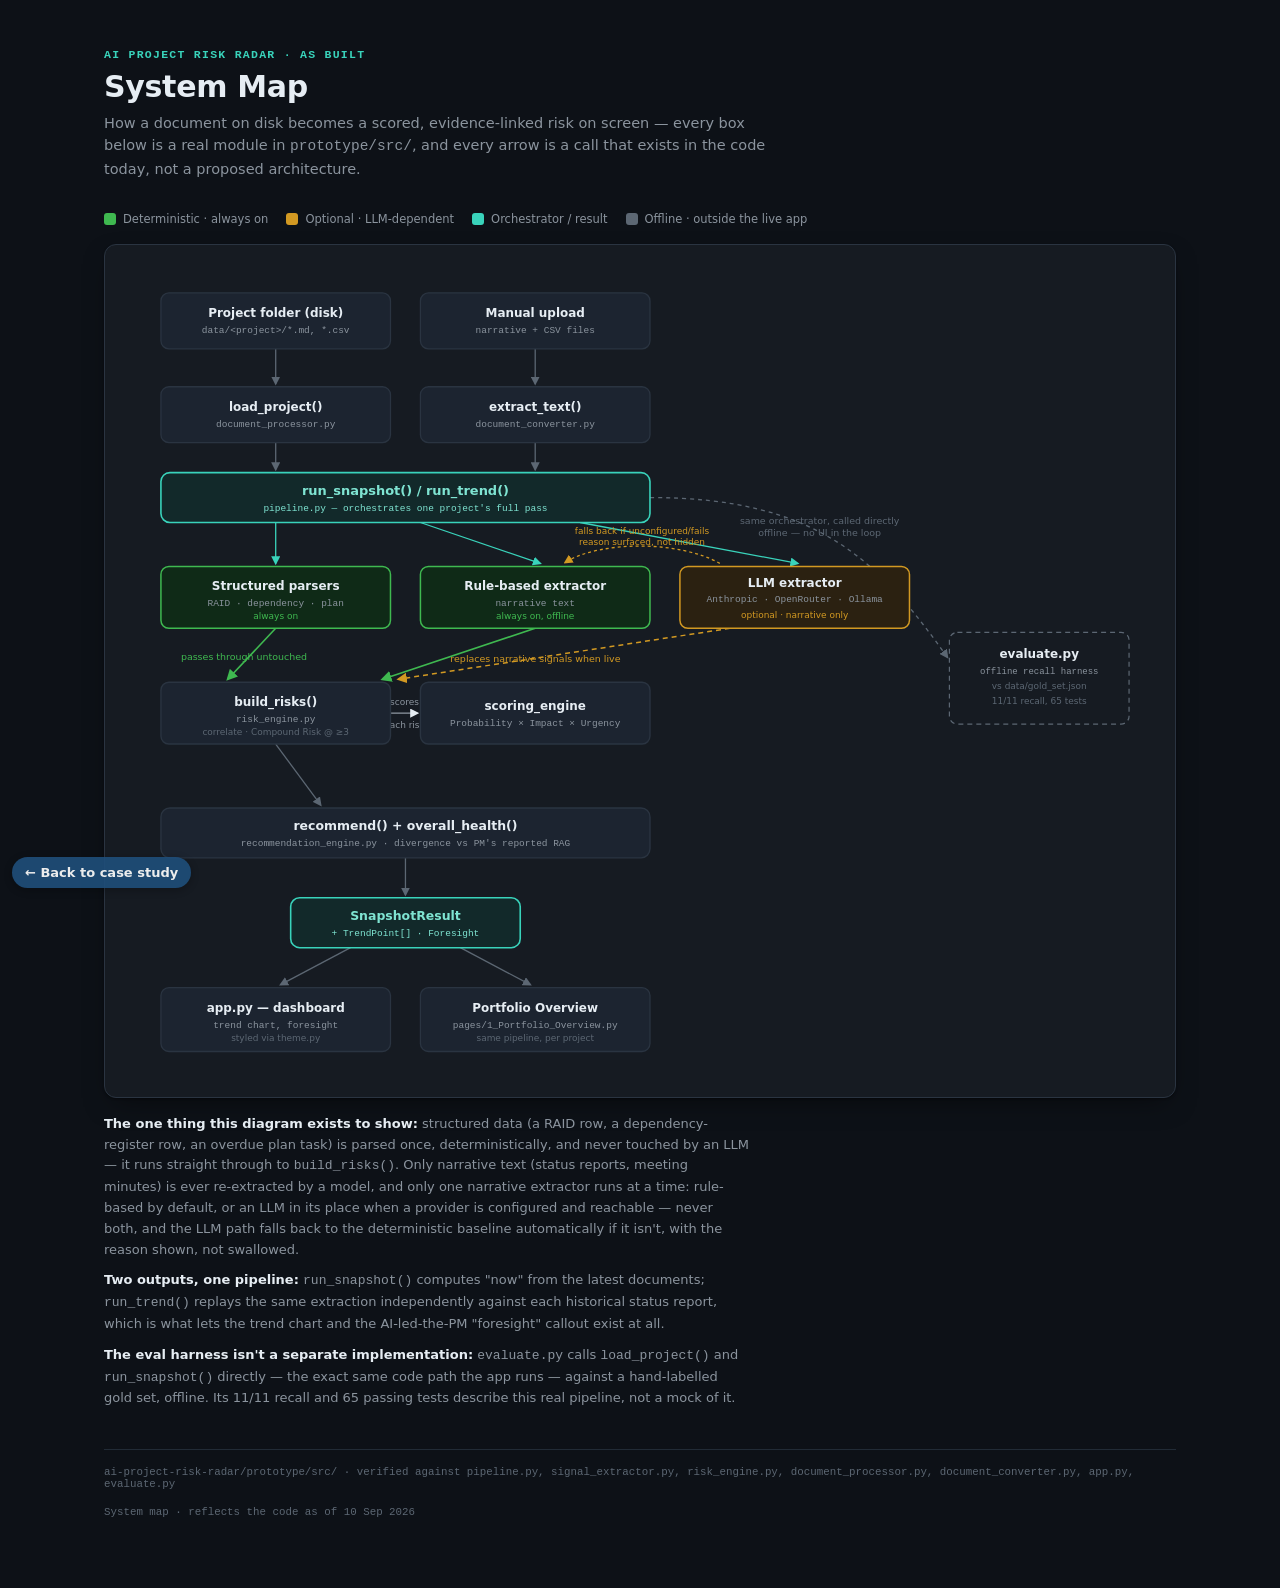
<file: deep-dives/risk-radar-system-map.html>
<!doctype html><html><head><meta charset=utf8><meta name=viewport content="width=device-width,initial-scale=1"><style>:root{color-scheme:light}body{margin:0;padding:0;font:14px -apple-system,BlinkMacSystemFont,sans-serif;background:#faf9f5;color:#141413}img{max-width:100%}[hidden]:not([hidden=until-found i]){display:none!important}</style></head><body>
<title>Risk Radar System Map</title>
<style>
  /* Same "mission control" identity as the app itself (prototype/src/theme.py) —
     exact palette values, not an approximation, so this reads as the product's
     own diagram rather than a generic one. Deliberately single-theme. */
  :root{
    --bg:#0d1117; --panel:#161b22; --panel-2:#1c2430; --border:#2a3441; --border-soft:#212b36;
    --text:#e6edf3; --text-muted:#8b949e; --text-faint:#5c6773;
    --accent:#39d3bb; --accent-soft:#12292a; --accent-ink:#7fe4d2;
    --good:#3fb950; --good-soft:#0f2a17;
    --caution:#d29922; --caution-soft:#2b2111;
    --sans:'IBM Plex Sans', system-ui, sans-serif; --mono:'IBM Plex Mono', ui-monospace, monospace;
    --shadow: 0 1px 2px rgba(0,0,0,.35), 0 10px 28px -10px rgba(0,0,0,.55);
  }
  *{ box-sizing:border-box; }
  body{ background:var(--bg); color:var(--text); font-family:var(--sans); }
  .page{ max-width:1120px; margin:0 auto; padding:48px 24px 72px; }

  .eyebrow{
    font-family:var(--mono); font-size:11.5px; font-weight:600; letter-spacing:.11em;
    text-transform:uppercase; color:var(--accent); margin-bottom:8px;
  }
  h1{ font-size:30px; font-weight:700; letter-spacing:-.01em; margin:0 0 8px; }
  .framing{ color:var(--text-muted); font-size:14.5px; max-width:74ch; margin:0 0 32px; line-height:1.55; }

  .legend{ display:flex; gap:18px; flex-wrap:wrap; margin-bottom:18px; }
  .legend-item{ display:flex; align-items:center; gap:7px; font-size:11.5px; color:var(--text-muted); }
  .legend-swatch{ width:12px; height:12px; border-radius:3px; flex:none; }

  figure{ margin:0; }
  .diagram-frame{
    background:var(--panel); border:1px solid var(--border); border-radius:12px;
    padding:18px 16px 12px; box-shadow:var(--shadow); overflow-x:auto;
  }
  svg text{ font-family:var(--sans); }
  svg .mono{ font-family:var(--mono); }
  figcaption{ font-size:13px; color:var(--text-muted); margin-top:16px; max-width:78ch; line-height:1.6; }
  figcaption b{ color:var(--text); font-weight:600; }
  figcaption p{ margin:0 0 10px; }
  figcaption p:last-child{ margin-bottom:0; }

  footer{
    margin-top:40px; padding-top:16px; border-top:1px solid var(--border-soft);
    font-family:var(--mono); font-size:10.8px; color:var(--text-faint);
    display:flex; justify-content:space-between; gap:16px; flex-wrap:wrap;
  }
</style>

<div class="page">
  <div class="eyebrow">AI Project Risk Radar &middot; As Built</div>
  <h1>System Map</h1>
  <p class="framing">
    How a document on disk becomes a scored, evidence-linked risk on screen &mdash;
    every box below is a real module in <code>prototype/src/</code>, and every
    arrow is a call that exists in the code today, not a proposed architecture.
  </p>

  <div class="legend">
    <div class="legend-item"><span class="legend-swatch" style="background:var(--good)"></span>Deterministic &middot; always on</div>
    <div class="legend-item"><span class="legend-swatch" style="background:var(--caution)"></span>Optional &middot; LLM-dependent</div>
    <div class="legend-item"><span class="legend-swatch" style="background:var(--accent)"></span>Orchestrator / result</div>
    <div class="legend-item"><span class="legend-swatch" style="background:var(--text-faint)"></span>Offline &middot; outside the live app</div>
  </div>

  <figure>
    <div class="diagram-frame">
      <svg viewBox="0 0 1040 820" role="img" aria-label="Data flow from a project's documents to a scored risk on screen. A disk folder or a manual upload is ingested, then handed to the pipeline orchestrator, which fans out to three extractors: structured CSV parsers and a rule-based narrative extractor, both always on and deterministic, plus an optional LLM extractor that replaces the rule-based narrative output only, falling back automatically if unconfigured or unreachable. Structured signals pass straight through untouched by any LLM. Results are correlated into risks, scored, given recommendations, and shown on two Streamlit pages. A separate offline evaluate.py script calls the same orchestrator directly against a hand-labelled gold set, outside the live app.">
        <defs>
          <marker id="arrow" viewBox="0 0 10 10" refX="8" refY="5" markerWidth="7" markerHeight="7" orient="auto-start-reverse">
            <path d="M0,0 L10,5 L0,10 z" fill="currentColor"/>
          </marker>
          <marker id="arrowAccent" viewBox="0 0 10 10" refX="8" refY="5" markerWidth="7" markerHeight="7" orient="auto-start-reverse">
            <path d="M0,0 L10,5 L0,10 z" fill="var(--accent)"/>
          </marker>
          <marker id="arrowCaution" viewBox="0 0 10 10" refX="8" refY="5" markerWidth="7" markerHeight="7" orient="auto-start-reverse">
            <path d="M0,0 L10,5 L0,10 z" fill="var(--caution)"/>
          </marker>
          <marker id="arrowGood" viewBox="0 0 10 10" refX="8" refY="5" markerWidth="7" markerHeight="7" orient="auto-start-reverse">
            <path d="M0,0 L10,5 L0,10 z" fill="var(--good)"/>
          </marker>
          <marker id="arrowFaint" viewBox="0 0 10 10" refX="8" refY="5" markerWidth="7" markerHeight="7" orient="auto-start-reverse">
            <path d="M0,0 L10,5 L0,10 z" fill="var(--text-faint)"/>
          </marker>
        </defs>

        <!-- ===== plain connecting arrows (drawn first, under boxes) ===== -->
        <g stroke="var(--text-faint)" stroke-width="1.3" fill="none" color="var(--text-faint)">
          <line x1="155" y1="86"  x2="155" y2="121" marker-end="url(#arrowFaint)"/>
          <line x1="415" y1="86"  x2="415" y2="121" marker-end="url(#arrowFaint)"/>
          <line x1="155" y1="180" x2="155" y2="207" marker-end="url(#arrowFaint)"/>
          <line x1="415" y1="180" x2="415" y2="207" marker-end="url(#arrowFaint)"/>
          <path d="M285,596 L285,633" marker-end="url(#arrowFaint)"/>
          <path d="M230,686 L160,723" marker-end="url(#arrowFaint)"/>
          <path d="M340,686 L410,723" marker-end="url(#arrowFaint)"/>
        </g>

        <!-- orchestrator fan-out -->
        <g stroke="var(--accent)" stroke-width="1.3" fill="none" color="var(--accent)">
          <path d="M155,260 L155,301" marker-end="url(#arrowAccent)"/>
          <path d="M300,260 L420,301" marker-end="url(#arrowAccent)"/>
          <path d="M460,260 L678,301" marker-end="url(#arrowAccent)"/>
        </g>

        <!-- structured bypass: straight through, untouched -->
        <path d="M155,366 L107,417" stroke="var(--good)" stroke-width="1.6" fill="none" marker-end="url(#arrowGood)" color="var(--good)"/>
        <text x="60" y="398" font-size="9.5" fill="var(--good)" text-anchor="start">passes through untouched</text>

        <!-- rule-based -> build_risks -->
        <path d="M415,366 L262,417" stroke="var(--good)" stroke-width="1.6" fill="none" marker-end="url(#arrowGood)" color="var(--good)"/>

        <!-- LLM (optional, dashed) -> build_risks, merges near rule-based landing -->
        <path d="M610,366 L278,417" stroke="var(--caution)" stroke-width="1.5" stroke-dasharray="5 4" fill="none" marker-end="url(#arrowCaution)" color="var(--caution)"/>
        <text x="330" y="400" font-size="9.5" fill="var(--caution)" text-anchor="start">replaces narrative signals when live</text>

        <!-- fallback curve: LLM -> rule-based -->
        <path d="M600,301 C 560,278 480,278 445,300" stroke="var(--caution)" stroke-width="1.3" stroke-dasharray="3 3" fill="none" marker-end="url(#arrowCaution)" color="var(--caution)"/>
        <text x="522" y="272" font-size="9" fill="var(--caution)" text-anchor="middle">falls back if unconfigured/fails</text>
        <text x="522" y="283" font-size="9" fill="var(--caution)" text-anchor="middle">reason surfaced, not hidden</text>

        <!-- build_risks -> scoring_engine -->
        <path d="M270,451 L297,451" stroke="var(--text-muted)" stroke-width="1.3" fill="none" marker-end="url(#arrow)" color="var(--text-muted)"/>
        <text x="284" y="443" font-size="9" fill="var(--text-muted)" text-anchor="middle">scores</text>
        <text x="284" y="466" font-size="9" fill="var(--text-muted)" text-anchor="middle">each risk</text>

        <!-- build_risks -> recommend -->
        <path d="M155,482 L200,543" stroke="var(--text-faint)" stroke-width="1.3" fill="none" marker-end="url(#arrowFaint)" color="var(--text-faint)"/>

        <!-- orchestrator -> evaluate.py (offline branch) -->
        <path d="M530,235 C 700,235 760,300 828,395" stroke="var(--text-faint)" stroke-width="1.3" stroke-dasharray="4 4" fill="none" marker-end="url(#arrowFaint)" color="var(--text-faint)"/>
        <text x="700" y="262" font-size="9.5" fill="var(--text-faint)" text-anchor="middle">same orchestrator, called directly</text>
        <text x="700" y="274" font-size="9.5" fill="var(--text-faint)" text-anchor="middle">offline &mdash; no UI in the loop</text>

        <!-- ===== boxes ===== -->
        <!-- helper visual language: title 12px/600, subtitle 9.5px mono muted -->

        <!-- N1 -->
        <rect x="40" y="30" width="230" height="56" rx="8" fill="var(--panel-2)" stroke="var(--border)" stroke-width="1.3"/>
        <text x="155" y="54" text-anchor="middle" font-size="12" font-weight="600" fill="var(--text)">Project folder (disk)</text>
        <text x="155" y="70" text-anchor="middle" class="mono" font-size="9.5" fill="var(--text-muted)">data/&lt;project&gt;/*.md, *.csv</text>

        <!-- N2 -->
        <rect x="300" y="30" width="230" height="56" rx="8" fill="var(--panel-2)" stroke="var(--border)" stroke-width="1.3"/>
        <text x="415" y="54" text-anchor="middle" font-size="12" font-weight="600" fill="var(--text)">Manual upload</text>
        <text x="415" y="70" text-anchor="middle" class="mono" font-size="9.5" fill="var(--text-muted)">narrative + CSV files</text>

        <!-- N3 -->
        <rect x="40" y="124" width="230" height="56" rx="8" fill="var(--panel-2)" stroke="var(--border)" stroke-width="1.3"/>
        <text x="155" y="148" text-anchor="middle" font-size="12" font-weight="600" fill="var(--text)">load_project()</text>
        <text x="155" y="164" text-anchor="middle" class="mono" font-size="9.5" fill="var(--text-muted)">document_processor.py</text>

        <!-- N4 -->
        <rect x="300" y="124" width="230" height="56" rx="8" fill="var(--panel-2)" stroke="var(--border)" stroke-width="1.3"/>
        <text x="415" y="148" text-anchor="middle" font-size="12" font-weight="600" fill="var(--text)">extract_text()</text>
        <text x="415" y="164" text-anchor="middle" class="mono" font-size="9.5" fill="var(--text-muted)">document_converter.py</text>

        <!-- N5 orchestrator -->
        <rect x="40" y="210" width="490" height="50" rx="9" fill="var(--accent-soft)" stroke="var(--accent)" stroke-width="1.6"/>
        <text x="285" y="232" text-anchor="middle" font-size="13" font-weight="700" fill="var(--accent-ink)">run_snapshot()  /  run_trend()</text>
        <text x="285" y="248" text-anchor="middle" class="mono" font-size="9.5" fill="var(--accent-ink)">pipeline.py &mdash; orchestrates one project's full pass</text>

        <!-- N6 structured -->
        <rect x="40" y="304" width="230" height="62" rx="8" fill="var(--good-soft)" stroke="var(--good)" stroke-width="1.5"/>
        <text x="155" y="328" text-anchor="middle" font-size="12" font-weight="600" fill="var(--text)">Structured parsers</text>
        <text x="155" y="344" text-anchor="middle" class="mono" font-size="9.5" fill="var(--text-muted)">RAID &middot; dependency &middot; plan</text>
        <text x="155" y="357" text-anchor="middle" font-size="9" fill="var(--good)">always on</text>

        <!-- N7 rule-based -->
        <rect x="300" y="304" width="230" height="62" rx="8" fill="var(--good-soft)" stroke="var(--good)" stroke-width="1.5"/>
        <text x="415" y="328" text-anchor="middle" font-size="12" font-weight="600" fill="var(--text)">Rule-based extractor</text>
        <text x="415" y="344" text-anchor="middle" class="mono" font-size="9.5" fill="var(--text-muted)">narrative text</text>
        <text x="415" y="357" text-anchor="middle" font-size="9" fill="var(--good)">always on, offline</text>

        <!-- N8 llm -->
        <rect x="560" y="304" width="230" height="62" rx="8" fill="var(--caution-soft)" stroke="var(--caution)" stroke-width="1.5"/>
        <text x="675" y="325" text-anchor="middle" font-size="12" font-weight="600" fill="var(--text)">LLM extractor</text>
        <text x="675" y="340" text-anchor="middle" class="mono" font-size="9.5" fill="var(--text-muted)">Anthropic &middot; OpenRouter &middot; Ollama</text>
        <text x="675" y="356" text-anchor="middle" font-size="9" fill="var(--caution)">optional &middot; narrative only</text>

        <!-- N9 build_risks -->
        <rect x="40" y="420" width="230" height="62" rx="8" fill="var(--panel-2)" stroke="var(--border)" stroke-width="1.4"/>
        <text x="155" y="444" text-anchor="middle" font-size="12" font-weight="600" fill="var(--text)">build_risks()</text>
        <text x="155" y="460" text-anchor="middle" class="mono" font-size="9.5" fill="var(--text-muted)">risk_engine.py</text>
        <text x="155" y="473" text-anchor="middle" font-size="9" fill="var(--text-faint)">correlate &middot; Compound Risk @ &ge;3</text>

        <!-- N10 scoring -->
        <rect x="300" y="420" width="230" height="62" rx="8" fill="var(--panel-2)" stroke="var(--border)" stroke-width="1.4"/>
        <text x="415" y="448" text-anchor="middle" font-size="12" font-weight="600" fill="var(--text)">scoring_engine</text>
        <text x="415" y="464" text-anchor="middle" class="mono" font-size="9.5" fill="var(--text-muted)">Probability &times; Impact &times; Urgency</text>

        <!-- N11 recommend -->
        <rect x="40" y="546" width="490" height="50" rx="9" fill="var(--panel-2)" stroke="var(--border)" stroke-width="1.4"/>
        <text x="285" y="568" text-anchor="middle" font-size="12.5" font-weight="600" fill="var(--text)">recommend()  +  overall_health()</text>
        <text x="285" y="584" text-anchor="middle" class="mono" font-size="9.5" fill="var(--text-muted)">recommendation_engine.py &middot; divergence vs PM's reported RAG</text>

        <!-- N12 result -->
        <rect x="170" y="636" width="230" height="50" rx="9" fill="var(--accent-soft)" stroke="var(--accent)" stroke-width="1.6"/>
        <text x="285" y="658" text-anchor="middle" font-size="12.5" font-weight="700" fill="var(--accent-ink)">SnapshotResult</text>
        <text x="285" y="674" text-anchor="middle" class="mono" font-size="9.5" fill="var(--accent-ink)">+ TrendPoint[] &middot; Foresight</text>

        <!-- N13 app.py -->
        <rect x="40" y="726" width="230" height="64" rx="8" fill="var(--panel-2)" stroke="var(--border)" stroke-width="1.3"/>
        <text x="155" y="750" text-anchor="middle" font-size="12" font-weight="600" fill="var(--text)">app.py &mdash; dashboard</text>
        <text x="155" y="766" text-anchor="middle" class="mono" font-size="9.5" fill="var(--text-muted)">trend chart, foresight</text>
        <text x="155" y="780" text-anchor="middle" font-size="9" fill="var(--text-faint)">styled via theme.py</text>

        <!-- N14 portfolio -->
        <rect x="300" y="726" width="230" height="64" rx="8" fill="var(--panel-2)" stroke="var(--border)" stroke-width="1.3"/>
        <text x="415" y="750" text-anchor="middle" font-size="12" font-weight="600" fill="var(--text)">Portfolio Overview</text>
        <text x="415" y="766" text-anchor="middle" class="mono" font-size="9.5" fill="var(--text-muted)">pages/1_Portfolio_Overview.py</text>
        <text x="415" y="780" text-anchor="middle" font-size="9" fill="var(--text-faint)">same pipeline, per project</text>

        <!-- N15 evaluate.py (offline) -->
        <rect x="830" y="370" width="180" height="92" rx="8" fill="var(--panel)" stroke="var(--text-faint)" stroke-width="1.2" stroke-dasharray="5 4"/>
        <text x="920" y="396" text-anchor="middle" font-size="12" font-weight="600" fill="var(--text)">evaluate.py</text>
        <text x="920" y="412" text-anchor="middle" class="mono" font-size="9" fill="var(--text-muted)">offline recall harness</text>
        <text x="920" y="427" text-anchor="middle" font-size="9" fill="var(--text-faint)">vs data/gold_set.json</text>
        <text x="920" y="442" text-anchor="middle" font-size="9" fill="var(--text-faint)">11/11 recall, 65 tests</text>
      </svg>
    </div>
    <figcaption>
      <p><b>The one thing this diagram exists to show:</b> structured data (a RAID row, a dependency-register row, an overdue plan task) is parsed once, deterministically, and never touched by an LLM &mdash; it runs straight through to <code>build_risks()</code>. Only narrative text (status reports, meeting minutes) is ever re-extracted by a model, and only one narrative extractor runs at a time: rule-based by default, or an LLM in its place when a provider is configured and reachable &mdash; never both, and the LLM path falls back to the deterministic baseline automatically if it isn't, with the reason shown, not swallowed.</p>
      <p><b>Two outputs, one pipeline:</b> <code>run_snapshot()</code> computes "now" from the latest documents; <code>run_trend()</code> replays the same extraction independently against each historical status report, which is what lets the trend chart and the AI-led-the-PM "foresight" callout exist at all.</p>
      <p><b>The eval harness isn't a separate implementation:</b> <code>evaluate.py</code> calls <code>load_project()</code> and <code>run_snapshot()</code> directly &mdash; the exact same code path the app runs &mdash; against a hand-labelled gold set, offline. Its 11/11 recall and 65 passing tests describe this real pipeline, not a mock of it.</p>
    </figcaption>
  </figure>

  <footer>
    <span>ai-project-risk-radar/prototype/src/ &middot; verified against pipeline.py, signal_extractor.py, risk_engine.py, document_processor.py, document_converter.py, app.py, evaluate.py</span>
    <span>System map &middot; reflects the code as of 10 Sep 2026</span>
  </footer>
</div>

<style>.pf-back{position:fixed;left:12px;bottom:12px;z-index:2147483000;font:600 13px/1 system-ui,Segoe UI,Arial,sans-serif;background:#1f4e79;color:#fff;text-decoration:none;padding:9px 13px;border-radius:999px;box-shadow:0 2px 10px rgba(0,0,0,.3);opacity:.92}.pf-back:hover{opacity:1}@media print{.pf-back{display:none}}</style><a class="pf-back" href="../projects/risk-radar.html">&larr; Back to case study</a></body></html>
</file>
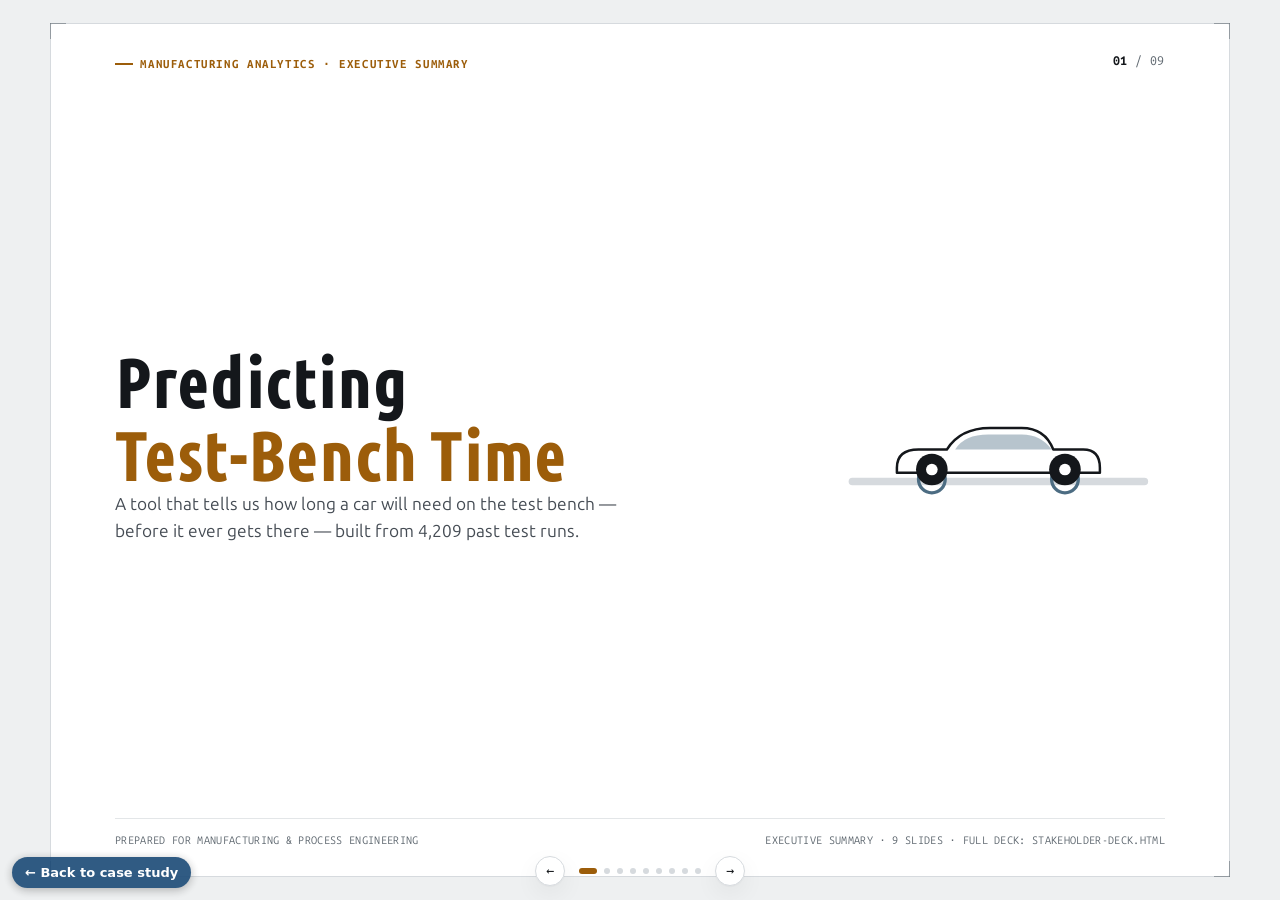
<file: deep-dives/test-bench-executive-summary.html>
<!doctype html><html><head><meta charset=utf8><meta name=viewport content="width=device-width,initial-scale=1"><style>:root{color-scheme:light}body{margin:0;padding:0;font:14px -apple-system,BlinkMacSystemFont,sans-serif;background:#faf9f5;color:#141413}img{max-width:100%}</style></head><body>
<title>Predicting Test-Bench Time — Executive Summary</title>
<meta name="color-scheme" content="light dark">
<style>
  @font-face { font-family: 'UbuXCond'; font-weight: 500; font-style: normal; font-display: swap;
    src: url([data-uri]) format('woff2'); }
  @font-face { font-family: 'UbuXCond'; font-weight: 700; font-style: normal; font-display: swap;
    src: url([data-uri]) format('woff2'); }
  @font-face { font-family: 'UbuXCond'; font-weight: 800; font-style: normal; font-display: swap;
    src: url([data-uri]) format('woff2'); }
  @font-face { font-family: 'UbuXSans'; font-weight: 400; font-style: normal; font-display: swap;
    src: url([data-uri]) format('woff2'); }
  @font-face { font-family: 'UbuXSans'; font-weight: 600; font-style: normal; font-display: swap;
    src: url([data-uri]) format('woff2'); }
  @font-face { font-family: 'UbuXMono'; font-weight: 400; font-style: normal; font-display: swap;
    src: url([data-uri]) format('woff2'); }
  @font-face { font-family: 'UbuXMono'; font-weight: 700; font-style: normal; font-display: swap;
    src: url([data-uri]) format('woff2'); }

  :root {
    --paper: #eef0f1;
    --panel: #ffffff;
    --panel-2: #f4f5f6;
    --ink: #14171b;
    --ink-secondary: #454c54;
    --ink-muted: #5f6870;
    --line: #d6dade;
    --line-soft: #e3e6e8;
    --steel: #4c6c82;
    --steel-wash: rgba(76, 108, 130, 0.10);
    --amber: #9c5d0a;
    --amber-wash: rgba(156, 93, 10, 0.12);
    --good: #3e6647;
    --good-wash: rgba(62, 102, 71, 0.12);
    --shadow: 0 1px 2px rgba(20, 23, 27, 0.04), 0 8px 24px rgba(20, 23, 27, 0.06);

    --font-display: 'UbuXCond', 'Arial Narrow', sans-serif;
    --font-body: 'UbuXSans', system-ui, -apple-system, 'Segoe UI', sans-serif;
    --font-mono: 'UbuXMono', ui-monospace, 'SF Mono', 'Cascadia Code', monospace;
  }

  @media (prefers-color-scheme: dark) {
    :root {
      --paper: #14171b;
      --panel: #1d2126;
      --panel-2: #21262c;
      --ink: #edeff1;
      --ink-secondary: #b8c0c8;
      --ink-muted: #7c8790;
      --line: #2c3238;
      --line-soft: #23282e;
      --steel: #7fa4be;
      --steel-wash: rgba(127, 164, 190, 0.14);
      --amber: #f0ac55;
      --amber-wash: rgba(240, 172, 85, 0.16);
      --good: #7fae84;
      --good-wash: rgba(127, 174, 132, 0.14);
      --shadow: 0 1px 2px rgba(0, 0, 0, 0.3), 0 12px 32px rgba(0, 0, 0, 0.35);
    }
  }
  :root[data-theme="dark"] {
    --paper: #14171b; --panel: #1d2126; --panel-2: #21262c; --ink: #edeff1;
    --ink-secondary: #b8c0c8; --ink-muted: #7c8790; --line: #2c3238; --line-soft: #23282e;
    --steel: #7fa4be; --steel-wash: rgba(127, 164, 190, 0.14);
    --amber: #f0ac55; --amber-wash: rgba(240, 172, 85, 0.16);
    --good: #7fae84; --good-wash: rgba(127, 174, 132, 0.14);
    --shadow: 0 1px 2px rgba(0, 0, 0, 0.3), 0 12px 32px rgba(0, 0, 0, 0.35);
  }
  :root[data-theme="light"] {
    --paper: #eef0f1; --panel: #ffffff; --panel-2: #f4f5f6; --ink: #14171b;
    --ink-secondary: #454c54; --ink-muted: #5f6870; --line: #d6dade; --line-soft: #e3e6e8;
    --steel: #4c6c82; --steel-wash: rgba(76, 108, 130, 0.10);
    --amber: #9c5d0a; --amber-wash: rgba(156, 93, 10, 0.12);
    --good: #3e6647; --good-wash: rgba(62, 102, 71, 0.12);
    --shadow: 0 1px 2px rgba(20, 23, 27, 0.04), 0 8px 24px rgba(20, 23, 27, 0.06);
  }

  * { box-sizing: border-box; }
  html, body { margin: 0; padding: 0; }
  body {
    background: var(--paper);
    color: var(--ink);
    font-family: var(--font-body);
    -webkit-font-smoothing: antialiased;
    overflow: hidden;
  }
  ::selection { background: var(--amber-wash); color: var(--ink); }
  h1, h2, h3 { text-wrap: balance; margin: 0; }
  p { margin: 0; }
  a { color: var(--steel); }

  .eyebrow {
    font-family: var(--font-mono);
    font-weight: 700;
    font-size: 0.72rem;
    letter-spacing: 0.14em;
    color: var(--amber);
    display: flex;
    align-items: center;
    gap: 0.6em;
  }
  .eyebrow::before {
    content: "";
    width: 1.6em;
    height: 2px;
    background: var(--amber);
    display: inline-block;
  }

  .deck { position: relative; width: 100vw; height: 100vh; }
  .slide-viewport { width: 100%; height: 100%; overflow: hidden; }
  .slides-track {
    display: flex;
    flex-direction: column;
    height: 100%;
    transition: transform 0.62s cubic-bezier(0.65, 0, 0.15, 1);
    will-change: transform;
  }
  @media (prefers-reduced-motion: reduce) {
    .slides-track { transition: none; }
  }

  .slide {
    position: relative;
    flex: none;
    width: 100vw;
    height: 100vh;
    display: flex;
    align-items: stretch;
    justify-content: center;
    padding: clamp(14px, 2.6vh, 30px);
  }

  .slide-frame {
    position: relative;
    width: 100%;
    max-width: 1180px;
    border: 1px solid var(--line);
    border-radius: 2px;
    background: var(--panel);
    display: flex;
    flex-direction: column;
    padding: clamp(20px, 3.2vh, 44px) clamp(28px, 5vw, 72px);
    gap: clamp(14px, 2.4vh, 26px);
  }

  .tick { position: absolute; width: 16px; height: 16px; pointer-events: none; }
  .tick::before, .tick::after { content: ""; position: absolute; background: var(--ink-muted); opacity: 0.55; }
  .tick::before { width: 100%; height: 1px; }
  .tick::after { width: 1px; height: 100%; }
  .tick--tl { top: -1px; left: -1px; } .tick--tl::before, .tick--tl::after { top: 0; left: 0; }
  .tick--tr { top: -1px; right: -1px; } .tick--tr::before { top: 0; right: 0; } .tick--tr::after { top: 0; right: 0; }
  .tick--bl { bottom: -1px; left: -1px; } .tick--bl::before { bottom: 0; left: 0; } .tick--bl::after { bottom: 0; left: 0; }
  .tick--br { bottom: -1px; right: -1px; } .tick--br::before { bottom: 0; right: 0; } .tick--br::after { bottom: 0; right: 0; }

  .slide-chrome-top {
    display: flex;
    align-items: baseline;
    justify-content: space-between;
    gap: 16px;
  }
  .slide-index {
    font-family: var(--font-mono);
    font-size: 0.78rem;
    color: var(--ink-muted);
    font-variant-numeric: tabular-nums;
    letter-spacing: 0.04em;
  }
  .slide-index b { color: var(--ink); font-weight: 700; }

  .slide-body { flex: 1; display: flex; flex-direction: column; justify-content: center; gap: clamp(14px, 2.6vh, 28px); min-height: 0; }

  .headline {
    font-family: var(--font-display);
    font-weight: 800;
    font-size: clamp(1.7rem, 4vw, 3.05rem);
    line-height: 1.04;
    letter-spacing: 0.002em;
  }
  .headline em { font-style: normal; color: var(--amber); }
  .lede {
    font-size: clamp(0.98rem, 1.35vw, 1.2rem);
    color: var(--ink-secondary);
    max-width: 62ch;
    line-height: 1.55;
  }

  .slide-chrome-bottom {
    display: flex;
    align-items: center;
    justify-content: space-between;
    gap: 16px;
    padding-top: clamp(10px, 1.6vh, 18px);
    border-top: 1px solid var(--line-soft);
  }
  .meta {
    font-family: var(--font-mono);
    font-size: 0.68rem;
    color: var(--ink-muted);
    letter-spacing: 0.03em;
  }

  /* Stat grid */
  .stat-row { display: flex; flex-wrap: wrap; gap: clamp(10px, 1.6vw, 20px); }
  .stat-chip {
    font-family: var(--font-mono);
    font-size: 0.82rem;
    color: var(--ink-secondary);
    border: 1px solid var(--line);
    border-radius: 2px;
    padding: 0.5em 0.9em;
    display: flex;
    gap: 0.5em;
    align-items: baseline;
    background: var(--panel-2);
  }
  .stat-chip b { color: var(--ink); font-weight: 700; font-size: 1rem; }

  .stat-grid { display: grid; grid-template-columns: repeat(auto-fit, minmax(180px, 1fr)); gap: clamp(10px, 1.6vw, 22px); }
  .stat-block {
    border: 1px solid var(--line);
    background: var(--panel-2);
    border-radius: 2px;
    padding: clamp(14px, 1.8vw, 22px);
    display: flex;
    flex-direction: column;
    gap: 6px;
  }
  .stat-value {
    font-family: var(--font-mono);
    font-weight: 700;
    font-size: clamp(1.6rem, 2.6vw, 2.3rem);
    color: var(--ink);
    line-height: 1;
  }
  .stat-value .unit { font-size: 0.5em; color: var(--ink-muted); font-weight: 400; margin-left: 0.15em; }
  .stat-label { font-size: 0.82rem; color: var(--ink-muted); }

  .before-after { display: flex; align-items: center; gap: clamp(10px, 2vw, 22px); flex-wrap: wrap; }
  .ba-item { display: flex; flex-direction: column; gap: 2px; }
  .ba-value { font-family: var(--font-mono); font-weight: 700; font-size: clamp(1.5rem, 2.6vw, 2.1rem); }
  .ba-item--before .ba-value { color: var(--ink-muted); text-decoration: line-through; text-decoration-color: var(--line); text-decoration-thickness: 2px; }
  .ba-item--after .ba-value { color: var(--amber); }
  .ba-label { font-size: 0.76rem; color: var(--ink-muted); text-transform: uppercase; letter-spacing: 0.08em; }
  .ba-arrow { color: var(--ink-muted); font-family: var(--font-mono); font-size: 1.4rem; }

  /* Timeline / approach steps */
  .steps { display: grid; grid-template-columns: repeat(4, 1fr); gap: clamp(10px, 1.6vw, 18px); }
  .step { display: flex; flex-direction: column; gap: 8px; padding-top: 14px; border-top: 2px solid var(--line); position: relative; }
  .step::before {
    content: attr(data-step);
    position: absolute;
    top: -11px; left: 0;
    width: 20px; height: 20px;
    background: var(--panel);
    border: 2px solid var(--amber);
    border-radius: 50%;
    color: var(--amber);
    font-family: var(--font-mono);
    font-weight: 700;
    font-size: 0.7rem;
    display: flex; align-items: center; justify-content: center;
  }
  .step h3 { font-family: var(--font-display); font-weight: 700; font-size: 1.05rem; }
  .step p { font-size: 0.86rem; color: var(--ink-secondary); line-height: 1.45; }

  /* Bar chart */
  .chart { display: flex; flex-direction: column; gap: 10px; }
  .bar-row { display: grid; grid-template-columns: 148px 1fr 84px; align-items: center; gap: 12px; }
  .bar-name { font-size: 0.86rem; color: var(--ink-secondary); text-align: right; }
  .bar-name.is-winner { color: var(--ink); font-weight: 600; }
  .bar-track { position: relative; height: 22px; background: var(--panel-2); border-radius: 3px; overflow: visible; }
  .bar-fill {
    position: absolute; left: 0; top: 0; height: 100%;
    border-radius: 4px 3px 3px 4px;
    background: var(--steel);
    transition: width 1s cubic-bezier(0.22, 1, 0.36, 1);
  }
  .bar-fill.is-winner { background: var(--amber); }
  .bar-fill.is-baseline { background: repeating-linear-gradient(135deg, var(--ink-muted), var(--ink-muted) 4px, transparent 4px, transparent 8px); opacity: 0.55; }
  .bar-value { font-family: var(--font-mono); font-size: 0.86rem; font-variant-numeric: tabular-nums; color: var(--ink); }
  .bar-value.is-winner { color: var(--amber); font-weight: 700; }
  .bar-tooltip {
    position: absolute; bottom: calc(100% + 8px); left: 0;
    background: var(--ink); color: var(--paper);
    font-family: var(--font-mono); font-size: 0.72rem;
    padding: 5px 8px; border-radius: 3px; white-space: nowrap;
    opacity: 0; pointer-events: none; transform: translateY(3px);
    transition: opacity 0.15s ease, transform 0.15s ease;
    z-index: 5;
  }
  .bar-track:hover .bar-tooltip, .bar-track:focus-within .bar-tooltip { opacity: 1; transform: translateY(0); }
  .chart-caption { font-size: 0.82rem; color: var(--ink-muted); max-width: 68ch; line-height: 1.5; padding-top: 4px; }
  .legend { display: flex; gap: 18px; flex-wrap: wrap; font-size: 0.78rem; color: var(--ink-muted); }
  .legend-item { display: flex; align-items: center; gap: 6px; }
  .legend-swatch { width: 12px; height: 8px; border-radius: 2px; display: inline-block; }

  /* Callouts */
  .callout-grid { display: grid; grid-template-columns: repeat(2, 1fr); gap: clamp(12px, 1.8vw, 22px); }
  .callout {
    border: 1px solid var(--line);
    border-left: 3px solid var(--steel);
    background: var(--panel-2);
    border-radius: 2px;
    padding: clamp(14px, 1.8vw, 20px);
    display: flex;
    flex-direction: column;
    gap: 8px;
  }
  .callout.is-warning { border-left-color: var(--amber); }
  .callout h3 { font-family: var(--font-display); font-weight: 700; font-size: 1.08rem; }
  .callout p { font-size: 0.88rem; color: var(--ink-secondary); line-height: 1.5; }
  .callout .callout-figure { font-family: var(--font-mono); font-weight: 700; color: var(--amber); }

  /* Bullet lists */
  .list-plain { list-style: none; margin: 0; padding: 0; display: flex; flex-direction: column; gap: 10px; }
  .list-plain li {
    position: relative;
    padding-left: 1.4em;
    font-size: 0.96rem; color: var(--ink-secondary); line-height: 1.5;
  }
  .list-plain li::before { content: "—"; color: var(--amber); font-family: var(--font-mono); position: absolute; left: 0; top: 0; }
  .list-plain strong { color: var(--ink); font-weight: 600; }

  .list-steps { list-style: none; margin: 0; padding: 0; display: flex; flex-direction: column; gap: 12px; counter-reset: step; }
  .list-steps li {
    counter-increment: step;
    position: relative;
    padding-left: 38px;
    min-height: 24px;
    font-size: 0.96rem; color: var(--ink-secondary); line-height: 1.5;
  }
  .list-steps li::before {
    content: counter(step);
    font-family: var(--font-mono); font-weight: 700; color: var(--amber);
    border: 1px solid var(--line); border-radius: 50%;
    width: 24px; height: 24px;
    display: flex; align-items: center; justify-content: center;
    font-size: 0.78rem;
    position: absolute; left: 0; top: 0;
  }
  .list-steps strong { color: var(--ink); font-weight: 600; }

  /* Flow diagram */
  .flow { display: flex; align-items: center; gap: clamp(6px, 1.2vw, 14px); flex-wrap: wrap; }
  .flow-node {
    border: 1px solid var(--line);
    background: var(--panel-2);
    border-radius: 2px;
    padding: 12px 16px;
    font-size: 0.86rem;
    color: var(--ink-secondary);
    flex: 1 1 180px;
  }
  .flow-node strong { display: block; color: var(--ink); font-family: var(--font-display); font-weight: 700; font-size: 0.98rem; margin-bottom: 2px; }
  .flow-node.is-accent { border-color: var(--amber); background: var(--amber-wash); }
  .flow-arrow { color: var(--ink-muted); font-family: var(--font-mono); flex: none; }

  .two-col { display: grid; grid-template-columns: 1.1fr 0.9fr; gap: clamp(18px, 3vw, 40px); align-items: center; }

  .chapter-icon {
    position: absolute;
    top: clamp(52px, 8vh, 74px);
    right: clamp(24px, 4vw, 60px);
    width: 52px;
    height: 52px;
    border: 1px solid var(--line);
    border-radius: 50%;
    background: var(--panel-2);
    display: flex;
    align-items: center;
    justify-content: center;
    padding: 11px;
  }
  .chapter-icon svg { width: 100%; height: 100%; }
  @media (max-width: 760px) { .chapter-icon { display: none; } }

  .title-row { display: flex; align-items: center; gap: clamp(20px, 4vw, 48px); flex-wrap: wrap; }
  .title-text { flex: 1 1 360px; }
  .bench-illustration { flex: none; width: clamp(200px, 26vw, 340px); }
  .bench-illustration svg { width: 100%; height: auto; display: block; }

  .proto-screenshot {
    border: 1px solid var(--line);
    border-radius: 6px;
    overflow: hidden;
    box-shadow: var(--shadow);
    background: var(--panel-2);
  }
  .proto-screenshot img { display: block; width: 100%; height: auto; }

  /* Nav */
  .deck-nav {
    position: fixed;
    left: 50%;
    bottom: clamp(10px, 1.6vh, 20px);
    transform: translateX(-50%);
    display: flex;
    align-items: center;
    gap: 14px;
    z-index: 20;
  }
  .nav-btn {
    font-family: var(--font-mono);
    background: var(--panel);
    border: 1px solid var(--line);
    color: var(--ink);
    width: 30px; height: 30px;
    border-radius: 50%;
    cursor: pointer;
    display: flex; align-items: center; justify-content: center;
    box-shadow: var(--shadow);
  }
  .nav-btn:hover { border-color: var(--amber); color: var(--amber); }
  .nav-btn:focus-visible { outline: 2px solid var(--amber); outline-offset: 2px; }
  .dots { display: flex; gap: 7px; }
  .dot { width: 6px; height: 6px; border-radius: 50%; background: var(--line); border: none; padding: 0; cursor: pointer; }
  .dot.is-active { background: var(--amber); width: 18px; border-radius: 3px; }
  .dot:focus-visible { outline: 2px solid var(--amber); outline-offset: 2px; }

  .skip-link {
    position: absolute; left: -9999px; top: 0;
  }
  .skip-link:focus { left: 8px; top: 8px; z-index: 50; background: var(--panel); padding: 8px; border: 1px solid var(--amber); }

  @media (max-width: 760px) {
    .steps, .callout-grid, .two-col { grid-template-columns: 1fr; }
    .bar-row { grid-template-columns: 96px 1fr 60px; }
  }

  @media print {
    body { overflow: visible; background: #fff; }
    .deck, .slide-viewport { height: auto; overflow: visible; }
    .slides-track { display: block; transform: none !important; height: auto; }
    .slide { height: 100vh; width: 100%; page-break-after: always; break-inside: avoid; padding: 24px; }
    .deck-nav, .skip-link { display: none !important; }
    .slide-frame { box-shadow: none; }
    * { -webkit-print-color-adjust: exact; print-color-adjust: exact; }
  }
</style>

<a class="skip-link" href="#slide-content-1">Skip to slide content</a>

<div class="deck" id="deck" role="region" aria-roledescription="carousel" aria-label="Predicting Test-Bench Time — executive summary">
  <div class="slide-viewport">
    <div class="slides-track" id="track">

      <!-- SLIDE 1 : TITLE -->
      <section class="slide" id="slide-1" aria-hidden="false">
        <div class="slide-frame">
          <span class="tick tick--tl"></span><span class="tick tick--tr"></span><span class="tick tick--bl"></span><span class="tick tick--br"></span>
          <div class="slide-chrome-top">
            <span class="eyebrow">MANUFACTURING ANALYTICS · EXECUTIVE SUMMARY</span>
            <span class="slide-index"><b>01</b> / 09</span>
          </div>
          <div class="slide-body" id="slide-content-1" style="justify-content:center;">
            <div class="title-row">
              <div class="title-text">
                <h1 class="headline" style="font-size:clamp(2.1rem, 6vw, 4.4rem);">Predicting<br><em>Test-Bench Time</em></h1>
                <p class="lede" style="max-width:52ch;">A tool that tells us how long a car will need on the test bench — before it ever gets there — built from 4,209 past test runs.</p>
              </div>
              <div class="bench-illustration" aria-hidden="true">
                <svg viewBox="0 0 400 160" xmlns="http://www.w3.org/2000/svg">
                  <rect x="20" y="120" width="360" height="9" rx="4.5" fill="var(--line)"/>
                  <circle cx="120" cy="122" r="16" fill="none" stroke="var(--steel)" stroke-width="4"/>
                  <circle cx="280" cy="122" r="16" fill="none" stroke="var(--steel)" stroke-width="4"/>
                  <path d="M78,108 Q78,86 104,86 L138,86 Q154,60 190,60 L228,60 Q256,60 266,86 L302,86 Q322,86 322,108 L322,114 L78,114 Z"
                        fill="var(--panel)" stroke="var(--ink)" stroke-width="3" stroke-linejoin="round"/>
                  <path d="M148,86 Q159,68 188,68 L228,68 Q251,68 264,86 Z" fill="var(--steel)" opacity="0.4"/>
                  <circle cx="120" cy="110" r="19" fill="var(--ink)"/>
                  <circle cx="120" cy="110" r="7" fill="var(--panel)"/>
                  <circle cx="280" cy="110" r="19" fill="var(--ink)"/>
                  <circle cx="280" cy="110" r="7" fill="var(--panel)"/>
                </svg>
              </div>
            </div>
          </div>
          <div class="slide-chrome-bottom">
            <span class="meta">PREPARED FOR MANUFACTURING &amp; PROCESS ENGINEERING</span>
            <span class="meta">EXECUTIVE SUMMARY · 9 SLIDES · FULL DECK: STAKEHOLDER-DECK.HTML</span>
          </div>
        </div>
      </section>

      <!-- SLIDE 2 : THE CHALLENGE -->
      <section class="slide" id="slide-2">
        <div class="slide-frame">
          <span class="tick tick--tl"></span><span class="tick tick--tr"></span><span class="tick tick--bl"></span><span class="tick tick--br"></span>
          <div class="chapter-icon" aria-hidden="true">
            <svg viewBox="0 0 32 32"><path d="M4 6h24l-8 12v8l-8 3v-11z" fill="none" stroke="var(--amber)" stroke-width="2" stroke-linejoin="round" stroke-linecap="round"/></svg>
          </div>
          <div class="slide-chrome-top">
            <span class="eyebrow">THE CHALLENGE</span>
            <span class="slide-index"><b>02</b> / 09</span>
          </div>
          <div class="slide-body">
            <h2 class="headline">Every configuration has to earn its place on the bench.</h2>
            <p class="lede">The test bench is a shared, limited resource — every finished configuration has to pass through it before production. Most cars clear it quickly. Some take far longer, and today there's no way to know which, until the car is already sitting on the bench.</p>
            <div class="stat-row">
              <span class="stat-chip"><b data-count-to="4209" data-format="int">0</b> configurations tested</span>
              <span class="stat-chip"><b data-count-to="8" data-format="int">0</b> option categories</span>
              <span class="stat-chip"><b data-count-to="368" data-format="int">0</b> optional features</span>
            </div>
          </div>
          <div class="slide-chrome-bottom">
            <span class="meta">SOURCE: 4,209 RECORDED TEST RUNS</span>
            <span class="meta">02 / 09</span>
          </div>
        </div>
      </section>

      <!-- SLIDE 3 : METHOD COMPARISON -->
      <section class="slide" id="slide-3">
        <div class="slide-frame">
          <span class="tick tick--tl"></span><span class="tick tick--tr"></span><span class="tick tick--bl"></span><span class="tick tick--br"></span>
          <div class="slide-chrome-top">
            <span class="eyebrow">HOW WE GOT THERE</span>
            <span class="slide-index"><b>03</b> / 09</span>
          </div>
          <div class="slide-body">
            <h2 class="headline">Five methods tested. One clear winner.</h2>
            <p class="lede" style="font-size:0.92rem;">We tried several different forecasting methods, always scoring them on cars they'd never seen before — not on data they already knew the answer to.</p>
            <div class="chart" id="chart">
              <div class="bar-row">
                <span class="bar-name is-winner">Random Forest</span>
                <div class="bar-track" tabindex="0">
                  <div class="bar-fill is-winner" data-target-pct="0" style="width:0%"></div>
                  <span class="bar-tooltip">8.19s typical error · winner</span>
                </div>
                <span class="bar-value is-winner" data-count-to="8.19" data-format="dec1" data-suffix="s">0.0s</span>
              </div>
              <div class="bar-row">
                <span class="bar-name">XGBoost</span>
                <div class="bar-track" tabindex="0">
                  <div class="bar-fill" data-target-pct="0" style="width:0%"></div>
                  <span class="bar-tooltip">8.20s typical error</span>
                </div>
                <span class="bar-value" data-count-to="8.20" data-format="dec1" data-suffix="s">0.0s</span>
              </div>
              <div class="bar-row">
                <span class="bar-name">Ridge Regression</span>
                <div class="bar-track" tabindex="0">
                  <div class="bar-fill" data-target-pct="0" style="width:0%"></div>
                  <span class="bar-tooltip">8.36s typical error</span>
                </div>
                <span class="bar-value" data-count-to="8.36" data-format="dec1" data-suffix="s">0.0s</span>
              </div>
              <div class="bar-row">
                <span class="bar-name">Guessing blind</span>
                <div class="bar-track" tabindex="0">
                  <div class="bar-fill is-baseline" data-target-pct="0" style="width:0%"></div>
                  <span class="bar-tooltip">12.53s typical error · always predicts the average</span>
                </div>
                <span class="bar-value" data-count-to="12.53" data-format="dec1" data-suffix="s">0.0s</span>
              </div>
              <div class="legend">
                <span class="legend-item"><span class="legend-swatch" style="background:var(--amber);"></span>Winning method</span>
                <span class="legend-item"><span class="legend-swatch" style="background:var(--steel);"></span>Other methods tried</span>
                <span class="legend-item"><span class="legend-swatch" style="background:var(--ink-muted);opacity:.55;"></span>Naive baseline</span>
              </div>
              <p class="chart-caption">A few further variations were tried too (different ways of encoding the configuration options) — all landed on the same answer, so the winning method was already using its most useful information.</p>
            </div>
          </div>
          <div class="slide-chrome-bottom">
            <span class="meta">SAME HELD-OUT SET OF CARS, EVERY METHOD</span>
            <span class="meta">03 / 09</span>
          </div>
        </div>
      </section>

      <!-- SLIDE 4 : THE RESULT -->
      <section class="slide" id="slide-4">
        <div class="slide-frame">
          <span class="tick tick--tl"></span><span class="tick tick--tr"></span><span class="tick tick--bl"></span><span class="tick tick--br"></span>
          <div class="chapter-icon" aria-hidden="true">
            <svg viewBox="0 0 32 32"><path d="M4 22l8-8 6 6 10-14" fill="none" stroke="var(--amber)" stroke-width="2.5" stroke-linecap="round" stroke-linejoin="round"/><path d="M20 6h6v6" fill="none" stroke="var(--amber)" stroke-width="2.5" stroke-linecap="round" stroke-linejoin="round"/></svg>
          </div>
          <div class="slide-chrome-top">
            <span class="eyebrow">THE RESULT</span>
            <span class="slide-index"><b>04</b> / 09</span>
          </div>
          <div class="slide-body">
            <h2 class="headline">35% lower error than guessing blind.</h2>
            <div class="before-after">
              <div class="ba-item ba-item--before"><span class="ba-value">12.5s</span><span class="ba-label">Guessing blind</span></div>
              <span class="ba-arrow">&rarr;</span>
              <div class="ba-item ba-item--after"><span class="ba-value" data-count-to="8.2" data-format="dec1" data-suffix="s">0.0s</span><span class="ba-label">Our tool</span></div>
              <span style="color:var(--ink-muted); font-size:0.9rem; padding-left:8px;">typical miss, in seconds</span>
            </div>
            <p class="lede">That's roughly a third closer to the real time — and it reliably explains <strong style="color:var(--ink);">more than half of why test times differ</strong> from car to car. A real signal, not noise.</p>
            <p class="lede" style="font-size:0.9rem;">We also checked it against a public global competition run on this exact dataset — thousands of data scientists have tried to solve this same problem. Our result (<strong style="color:var(--amber)">54</strong> out of 100) lands within two points of the best publicly documented solution (<strong style="color:var(--ink)">56</strong>).</p>
          </div>
          <div class="slide-chrome-bottom">
            <span class="meta">BENCHMARKED AGAINST A PUBLIC KAGGLE COMPETITION ON THE SAME DATA</span>
            <span class="meta">04 / 09</span>
          </div>
        </div>
      </section>

      <!-- SLIDE 5 : WHAT ACTUALLY MATTERS, AND WATCH-OUTS -->
      <section class="slide" id="slide-5">
        <div class="slide-frame">
          <span class="tick tick--tl"></span><span class="tick tick--tr"></span><span class="tick tick--bl"></span><span class="tick tick--br"></span>
          <div class="chapter-icon" aria-hidden="true">
            <svg viewBox="0 0 32 32">
              <path d="M16 5l13 22H3z" fill="none" stroke="var(--amber)" stroke-width="2.5" stroke-linejoin="round"/>
              <line x1="16" y1="14" x2="16" y2="20" stroke="var(--amber)" stroke-width="2.5" stroke-linecap="round"/>
              <circle cx="16" cy="24" r="1.4" fill="var(--amber)"/>
            </svg>
          </div>
          <div class="slide-chrome-top">
            <span class="eyebrow">WHAT ACTUALLY MATTERS</span>
            <span class="slide-index"><b>05</b> / 09</span>
          </div>
          <div class="slide-body">
            <h2 class="headline">A handful of choices make almost all the difference.</h2>
            <p class="lede">We tested this directly — hiding one configuration choice at a time to see if it changed the prediction. Result: <strong style="color:var(--ink)">the vast majority make no difference at all</strong>. Just a couple of choices explain almost everything.</p>
            <ul class="list-plain" style="margin-top:8px;">
              <li><strong>One configuration type is harder to call</strong> — it's rare in our history, so predictions for it carry more uncertainty. Worth an extra buffer, not blind trust.</li>
              <li><strong>Some variation can't be explained by configuration at all</strong> — a number of cars with identical setups still show real differences in actual test time, by up to a minute. Worth an operational look — likely the process or equipment, not the tool.</li>
            </ul>
          </div>
          <div class="slide-chrome-bottom">
            <span class="meta">TESTED BY HIDING EACH CHOICE ONE AT A TIME</span>
            <span class="meta">05 / 09</span>
          </div>
        </div>
      </section>

      <!-- SLIDE 6 : WHERE WE STARTED - SCHEDULING CONCEPT -->
      <section class="slide" id="slide-6">
        <div class="slide-frame">
          <span class="tick tick--tl"></span><span class="tick tick--tr"></span><span class="tick tick--bl"></span><span class="tick tick--br"></span>
          <div class="slide-chrome-top">
            <span class="eyebrow">WHERE WE STARTED</span>
            <span class="slide-index"><b>06</b> / 09</span>
          </div>
          <div class="slide-body">
            <h2 class="headline">The original idea: a scheduling assistant.</h2>
            <p class="lede" style="font-size:0.92rem;">Score every car automatically as its configuration is finalized — a predicted time plus a caution flag — before it ever reaches the bench.</p>
            <div class="flow">
              <div class="flow-node"><strong>Configuration finalized</strong>Upstream, before the bench queue</div>
              <span class="flow-arrow">&rarr;</span>
              <div class="flow-node is-accent"><strong>Model scores it</strong>Predicted time + a caution flag</div>
              <span class="flow-arrow">&rarr;</span>
              <div class="flow-node"><strong>Scheduler assigns a slot</strong>By expected duration, not just arrival</div>
            </div>
            <ul class="list-plain" style="margin-top:4px;">
              <li>Sequence the day's queue by predicted duration, not first-come-first-served.</li>
              <li>Flag likely-long tests early enough to reassign bench time or staff.</li>
            </ul>
          </div>
          <div class="slide-chrome-bottom">
            <span class="meta">THE CONCEPT THAT STARTED THIS PROJECT</span>
            <span class="meta">06 / 09</span>
          </div>
        </div>
      </section>

      <!-- SLIDE 7 : WHAT WE ACTUALLY BUILT - DEVIATION REVIEW ASSISTANT -->
      <section class="slide" id="slide-7">
        <div class="slide-frame">
          <span class="tick tick--tl"></span><span class="tick tick--tr"></span><span class="tick tick--bl"></span><span class="tick tick--br"></span>
          <div class="slide-chrome-top">
            <span class="eyebrow">WHAT WE ACTUALLY BUILT</span>
            <span class="slide-index"><b>07</b> / 09</span>
          </div>
          <div class="slide-body">
            <div class="two-col" style="grid-template-columns: 0.8fr 1.2fr; align-items:start;">
              <div style="display:flex; flex-direction:column; gap:14px;">
                <h2 class="headline" style="font-size:clamp(1.5rem, 3vw, 2.3rem);">A review tool.</h2>
                <p class="lede" style="font-size:0.9rem;">Automatically flags every past car whose predicted time missed the real outcome by more than 5%, so an engineer can review each one, see what's known about it, and compare it against similar flagged cases.</p>
              </div>
              <div class="proto-screenshot">
                <img src="[data-uri]" alt="Test-Time Deviation Review Assistant app screenshot showing the list of flagged incidents with predicted vs. actual times and deviation percentages">
              </div>
            </div>
          </div>
          <div class="slide-chrome-bottom">
            <span class="meta">A WORKING PROTOTYPE, NOT A MOCKUP</span>
            <span class="meta">07 / 09</span>
          </div>
        </div>
      </section>

      <!-- SLIDE 8 : NEXT STEPS + THANK YOU -->
      <section class="slide" id="slide-8">
        <div class="slide-frame">
          <span class="tick tick--tl"></span><span class="tick tick--tr"></span><span class="tick tick--bl"></span><span class="tick tick--br"></span>
          <div class="chapter-icon" aria-hidden="true">
            <svg viewBox="0 0 32 32">
              <line x1="4" y1="16" x2="22" y2="16" stroke="var(--amber)" stroke-width="2.5" stroke-linecap="round"/>
              <path d="M17 9l7 7-7 7" fill="none" stroke="var(--amber)" stroke-width="2.5" stroke-linecap="round" stroke-linejoin="round"/>
            </svg>
          </div>
          <div class="slide-chrome-top">
            <span class="eyebrow">WHERE WE'D TAKE THIS NEXT</span>
            <span class="slide-index"><b>08</b> / 09</span>
          </div>
          <div class="slide-body">
            <h2 class="headline">Where we'd take this next.</h2>
            <ol class="list-steps">
              <li><strong>Pilot the tools</strong> on one line, running alongside current practice before replacing it.</li>
              <li><strong>Look into the identical-configuration variance</strong> with process and equipment teams — likely a process signal, not a modelling gap.</li>
              <li><strong>Revisit the harder-to-call configuration</strong> as more test runs accumulate.</li>
              <li><strong>Retrain the tool quarterly</strong> as new test runs come in, so it doesn't drift from the current line.</li>
            </ol>
            <p class="lede" style="font-size:0.92rem; margin-top:6px;">Full technical analysis and validation are available on request. Questions?</p>
          </div>
          <div class="slide-chrome-bottom">
            <span class="meta">PREPARED FOR MANUFACTURING &amp; PROCESS ENGINEERING</span>
            <span class="meta">MERCEDES-BENZ GREENER MANUFACTURING DATASET · KAGGLE</span>
          </div>
        </div>
      </section>

      <!-- SLIDE 9 : SIMULATED LIVE MONITOR -->
      <section class="slide" id="slide-9">
        <div class="slide-frame">
          <span class="tick tick--tl"></span><span class="tick tick--tr"></span><span class="tick tick--bl"></span><span class="tick tick--br"></span>
          <div class="slide-chrome-top">
            <span class="eyebrow">SEEING IT LIVE</span>
            <span class="slide-index"><b>09</b> / 09</span>
          </div>
          <div class="slide-body" style="gap:14px;">
            <div style="display:flex; flex-direction:column; gap:8px;">
              <h2 class="headline" style="font-size:clamp(1.4rem, 2.6vw, 2rem);">A simulated live version, for demos.</h2>
              <p class="lede" style="font-size:0.86rem; max-width:none;">A time-lapse dashboard that plays roughly 800 cars through the bench, one every few seconds — each car's predicted time shown against its measured time, deviations beyond 5% flagged automatically, with a running log to inform future retraining.</p>
            </div>
            <div class="proto-screenshot" style="width:100%;">
<img src="[data-uri]" alt="Test-Bench Live Monitor simulated dashboard showing a current car in progress, database log of completed tests, and the upcoming schedule">
            </div>
          </div>
          <div class="slide-chrome-bottom">
            <span class="meta">SIMULATED DEMO · NOT CONNECTED TO A REAL TEST BENCH</span>
            <span class="meta">09 / 09</span>
          </div>
        </div>
      </section>

    </div>
  </div>

  <nav class="deck-nav" aria-label="Slide navigation">
    <button class="nav-btn" id="prevBtn" aria-label="Previous slide">&larr;</button>
    <div class="dots" id="dots" role="tablist" aria-label="Slide progress"></div>
    <button class="nav-btn" id="nextBtn" aria-label="Next slide">&rarr;</button>
  </nav>
</div>

<script>
(function () {
  var track = document.getElementById('track');
  var slides = Array.prototype.slice.call(document.querySelectorAll('.slide'));
  var dotsWrap = document.getElementById('dots');
  var total = slides.length;
  var current = 0;
  var reduceMotion = window.matchMedia('(prefers-reduced-motion: reduce)').matches;

  slides.forEach(function (s, i) {
    var d = document.createElement('button');
    d.className = 'dot' + (i === 0 ? ' is-active' : '');
    d.setAttribute('role', 'tab');
    d.setAttribute('aria-label', 'Go to slide ' + (i + 1));
    d.addEventListener('click', function () { goTo(i); });
    dotsWrap.appendChild(d);
  });
  var dots = Array.prototype.slice.call(dotsWrap.children);

  function animateCounts(slide) {
    var els = slide.querySelectorAll('[data-count-to]');
    els.forEach(function (el) {
      var target = parseFloat(el.getAttribute('data-count-to'));
      var format = el.getAttribute('data-format') || 'int';
      var suffix = el.getAttribute('data-suffix') || '';
      function render(v) {
        var text = format === 'dec1' ? v.toFixed(1) : Math.round(v).toString();
        el.textContent = text + suffix;
      }
      if (reduceMotion) { render(target); return; }
      var startTime = null;
      var duration = 900;
      function step(ts) {
        if (!startTime) startTime = ts;
        var p = Math.min((ts - startTime) / duration, 1);
        var eased = 1 - Math.pow(1 - p, 3);
        render(target * eased);
        if (p < 1) requestAnimationFrame(step);
      }
      requestAnimationFrame(step);
    });

    var bars = slide.querySelectorAll('.bar-fill');
    if (bars.length) {
      var max = 12.53;
      slide.querySelectorAll('.bar-value').forEach(function (v, i) {
        var val = parseFloat(v.getAttribute('data-count-to'));
        var pct = Math.min((val / max) * 100, 100);
        bars[i].style.width = reduceMotion ? pct + '%' : '0%';
        if (!reduceMotion) {
          requestAnimationFrame(function () {
            setTimeout(function () { bars[i].style.width = pct + '%'; }, 60);
          });
        }
      });
    }
  }

  function goTo(i) {
    current = Math.max(0, Math.min(total - 1, i));
    track.style.transform = 'translateY(-' + (current * 100) + 'vh)';
    dots.forEach(function (d, idx) { d.classList.toggle('is-active', idx === current); });
    slides.forEach(function (s, idx) { s.setAttribute('aria-hidden', idx === current ? 'false' : 'true'); });
    animateCounts(slides[current]);
  }

  document.getElementById('prevBtn').addEventListener('click', function () { goTo(current - 1); });
  document.getElementById('nextBtn').addEventListener('click', function () { goTo(current + 1); });

  window.addEventListener('keydown', function (e) {
    if (['ArrowRight', 'ArrowDown', 'PageDown', ' '].indexOf(e.key) > -1) { e.preventDefault(); goTo(current + 1); }
    else if (['ArrowLeft', 'ArrowUp', 'PageUp'].indexOf(e.key) > -1) { e.preventDefault(); goTo(current - 1); }
    else if (e.key === 'Home') { e.preventDefault(); goTo(0); }
    else if (e.key === 'End') { e.preventDefault(); goTo(total - 1); }
  });

  var touchStartY = null;
  window.addEventListener('touchstart', function (e) { touchStartY = e.touches[0].clientY; }, { passive: true });
  window.addEventListener('touchend', function (e) {
    if (touchStartY === null) return;
    var dy = e.changedTouches[0].clientY - touchStartY;
    if (Math.abs(dy) > 60) { goTo(current + (dy < 0 ? 1 : -1)); }
    touchStartY = null;
  }, { passive: true });

  goTo(0);
})();
</script>

<style>.pf-back{position:fixed;left:12px;bottom:12px;z-index:2147483000;font:600 13px/1 system-ui,Segoe UI,Arial,sans-serif;background:#1f4e79;color:#fff;text-decoration:none;padding:9px 13px;border-radius:999px;box-shadow:0 2px 10px rgba(0,0,0,.3);opacity:.92}.pf-back:hover{opacity:1}@media print{.pf-back{display:none}}</style><a class="pf-back" href="../projects/test-bench.html">&larr; Back to case study</a></body></html>
</file>
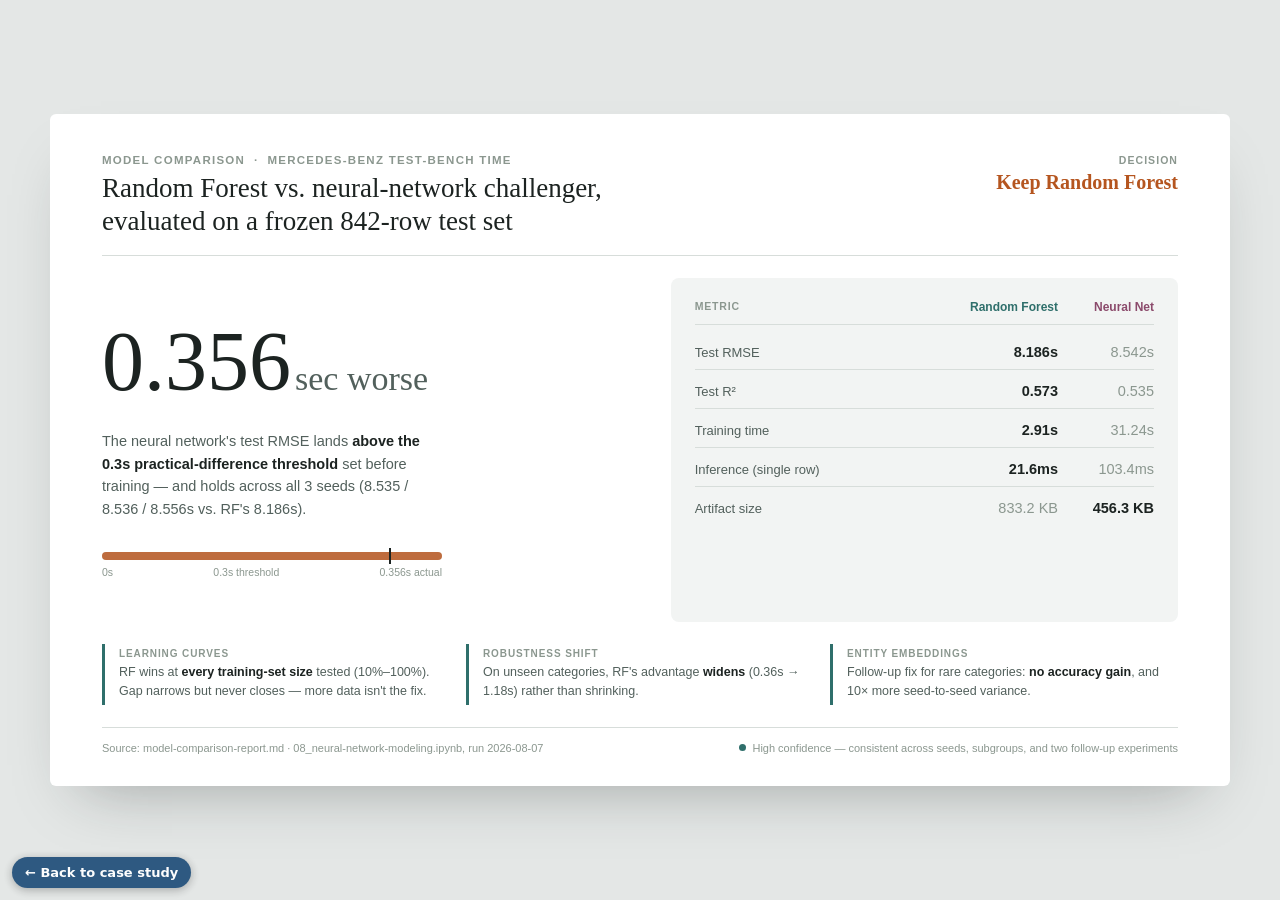
<file: deep-dives/test-bench-model-comparison.html>
<!doctype html><html><head><meta charset=utf8><meta name=viewport content="width=device-width,initial-scale=1"><style>:root{color-scheme:light}body{margin:0;padding:0;font:14px -apple-system,BlinkMacSystemFont,sans-serif;background:#faf9f5;color:#141413}img{max-width:100%}</style></head><body>
<title>Model Comparison — Keep Random Forest</title>
<style>
  :root {
    --page-bg: #E4E7E6;
    --bg: #FFFFFF;
    --panel: #F2F4F3;
    --ink: #1C2321;
    --ink-soft: #52605C;
    --ink-faint: #8B978F;
    --rule: #D7DDDA;
    --accent: #B5551F;
    --accent-soft: #E8DCCF;
    --rf: #2F6F6B;
    --rf-soft: #DCEAE8;
    --nn: #8B4A6B;
    --nn-soft: #EFDEE7;
    --shadow: 0 30px 60px -30px rgba(28, 35, 33, 0.35);
  }

  @media (prefers-color-scheme: dark) {
    :root:not([data-theme="light"]) {
      --page-bg: #101413;
      --bg: #1A1F1E;
      --panel: #202725;
      --ink: #E9ECE9;
      --ink-soft: #A6B2AC;
      --ink-faint: #6D7975;
      --rule: #313937;
      --accent: #E39456;
      --accent-soft: #3A2C1E;
      --rf: #5FB3AB;
      --rf-soft: #1E3230;
      --nn: #C983A9;
      --nn-soft: #322430;
      --shadow: 0 30px 60px -30px rgba(0, 0, 0, 0.6);
    }
  }

  :root[data-theme="dark"] {
    --page-bg: #101413;
    --bg: #1A1F1E;
    --panel: #202725;
    --ink: #E9ECE9;
    --ink-soft: #A6B2AC;
    --ink-faint: #6D7975;
    --rule: #313937;
    --accent: #E39456;
    --accent-soft: #3A2C1E;
    --rf: #5FB3AB;
    --rf-soft: #1E3230;
    --nn: #C983A9;
    --nn-soft: #322430;
    --shadow: 0 30px 60px -30px rgba(0, 0, 0, 0.6);
  }

  * { box-sizing: border-box; }

  body {
    margin: 0;
    background: var(--page-bg);
    color: var(--ink);
    font-family: -apple-system, "Segoe UI", "Helvetica Neue", Arial, sans-serif;
    display: flex;
    align-items: center;
    justify-content: center;
    min-height: 100vh;
    padding: 32px 16px;
  }

  .slide {
    width: 100%;
    max-width: 1180px;
    aspect-ratio: 16 / 9.1;
    background: var(--bg);
    border-radius: 6px;
    box-shadow: var(--shadow);
    padding: 40px 52px 32px;
    display: flex;
    flex-direction: column;
    gap: 22px;
    overflow: auto;
  }

  /* ---------- header ---------- */
  .header {
    display: flex;
    align-items: flex-start;
    justify-content: space-between;
    gap: 24px;
    padding-bottom: 18px;
    border-bottom: 1px solid var(--rule);
  }

  .eyebrow {
    font-size: 11.5px;
    letter-spacing: 0.11em;
    text-transform: uppercase;
    color: var(--ink-faint);
    font-weight: 600;
    margin: 0 0 6px;
  }

  h1 {
    font-family: Georgia, "Iowan Old Style", "Times New Roman", serif;
    font-size: 27px;
    font-weight: 400;
    line-height: 1.2;
    margin: 0;
    color: var(--ink);
    text-wrap: balance;
    max-width: 640px;
  }

  .decision-badge {
    flex-shrink: 0;
    text-align: right;
  }

  .decision-badge .label {
    font-size: 10.5px;
    letter-spacing: 0.1em;
    text-transform: uppercase;
    color: var(--ink-faint);
    font-weight: 600;
    margin-bottom: 5px;
  }

  .decision-badge .value {
    font-family: Georgia, serif;
    font-size: 20px;
    color: var(--accent);
    font-weight: 600;
    white-space: nowrap;
  }

  /* ---------- main grid ---------- */
  .main {
    display: grid;
    grid-template-columns: 1.05fr 1fr;
    gap: 36px;
    flex: 1;
  }

  .headline-stat {
    display: flex;
    flex-direction: column;
    justify-content: center;
    gap: 14px;
  }

  .stat-number {
    font-family: Georgia, "Iowan Old Style", serif;
    font-size: 84px;
    line-height: 0.95;
    font-weight: 400;
    color: var(--ink);
    font-variant-numeric: tabular-nums;
  }
  .stat-number span {
    font-size: 34px;
    color: var(--ink-soft);
    margin-left: 4px;
  }

  .stat-caption {
    font-size: 14.5px;
    line-height: 1.55;
    color: var(--ink-soft);
    max-width: 42ch;
  }
  .stat-caption strong { color: var(--ink); font-weight: 600; }

  .threshold-bar {
    margin-top: 4px;
    display: flex;
    flex-direction: column;
    gap: 6px;
    max-width: 340px;
  }
  .threshold-track {
    position: relative;
    height: 8px;
    background: var(--panel);
    border-radius: 4px;
    overflow: visible;
  }
  .threshold-fill {
    position: absolute;
    left: 0; top: 0; bottom: 0;
    width: 100%;
    background: var(--accent);
    border-radius: 4px;
    opacity: 0.85;
  }
  .threshold-mark {
    position: absolute;
    top: -4px;
    bottom: -4px;
    width: 2px;
    background: var(--ink);
    left: calc((0.3 / 0.356) * 100%);
  }
  .threshold-labels {
    display: flex;
    justify-content: space-between;
    font-size: 10.5px;
    color: var(--ink-faint);
    font-variant-numeric: tabular-nums;
  }

  /* ---------- comparison table ---------- */
  .compare {
    background: var(--panel);
    border-radius: 8px;
    padding: 22px 24px;
    display: flex;
    flex-direction: column;
    gap: 4px;
  }

  .compare-head {
    display: grid;
    grid-template-columns: 1fr 96px 96px;
    padding-bottom: 10px;
    margin-bottom: 6px;
    border-bottom: 1px solid var(--rule);
  }
  .compare-head .metric-label { font-size: 10.5px; color: var(--ink-faint); text-transform: uppercase; letter-spacing: 0.08em; font-weight: 600; }
  .compare-head .col-name {
    font-size: 12px;
    font-weight: 700;
    text-align: right;
    padding-left: 8px;
  }
  .col-rf { color: var(--rf); }
  .col-nn { color: var(--nn); }

  .compare-row {
    display: grid;
    grid-template-columns: 1fr 96px 96px;
    align-items: baseline;
    padding: 9px 0;
    border-bottom: 1px solid var(--rule);
  }
  .compare-row:last-child { border-bottom: none; }

  .metric-label {
    font-size: 13px;
    color: var(--ink-soft);
  }

  .metric-val {
    text-align: right;
    font-variant-numeric: tabular-nums;
    font-size: 14.5px;
    padding-left: 8px;
    white-space: nowrap;
  }
  .metric-val.win { color: var(--ink); font-weight: 700; }
  .metric-val.lose { color: var(--ink-faint); }

  /* ---------- evidence strip ---------- */
  .evidence {
    display: grid;
    grid-template-columns: repeat(3, 1fr);
    gap: 16px;
  }

  .card {
    border-left: 3px solid var(--rule);
    padding: 4px 0 4px 14px;
    display: flex;
    flex-direction: column;
    gap: 4px;
  }
  .card.confirms { border-left-color: var(--rf); }

  .card .tag {
    font-size: 10px;
    letter-spacing: 0.09em;
    text-transform: uppercase;
    color: var(--ink-faint);
    font-weight: 700;
  }
  .card p {
    margin: 0;
    font-size: 12.5px;
    line-height: 1.5;
    color: var(--ink-soft);
  }
  .card p strong { color: var(--ink); font-weight: 600; }

  /* ---------- footer ---------- */
  .footer {
    display: flex;
    justify-content: space-between;
    align-items: center;
    padding-top: 14px;
    border-top: 1px solid var(--rule);
    font-size: 11px;
    color: var(--ink-faint);
  }
  .confidence {
    display: inline-flex;
    align-items: center;
    gap: 6px;
  }
  .confidence .dot {
    width: 7px; height: 7px; border-radius: 50%;
    background: var(--rf);
  }

  @media (max-width: 760px) {
    .main { grid-template-columns: 1fr; }
    .evidence { grid-template-columns: 1fr; }
    .stat-number { font-size: 64px; }
  }
</style>

<div class="slide">
  <div class="header">
    <div>
      <p class="eyebrow">Model Comparison &nbsp;·&nbsp; Mercedes-Benz Test-Bench Time</p>
      <h1>Random Forest vs. neural-network challenger, evaluated on a frozen 842-row test set</h1>
    </div>
    <div class="decision-badge">
      <div class="label">Decision</div>
      <div class="value">Keep Random Forest</div>
    </div>
  </div>

  <div class="main">
    <div class="headline-stat">
      <div class="stat-number">0.356<span>sec worse</span></div>
      <p class="stat-caption">
        The neural network's test RMSE lands <strong>above the 0.3s practical-difference threshold</strong>
        set before training — and holds across all 3 seeds (8.535 / 8.536 / 8.556s vs. RF's 8.186s).
      </p>
      <div class="threshold-bar">
        <div class="threshold-track">
          <div class="threshold-fill"></div>
          <div class="threshold-mark"></div>
        </div>
        <div class="threshold-labels">
          <span>0s</span>
          <span>0.3s threshold</span>
          <span>0.356s actual</span>
        </div>
      </div>
    </div>

    <div class="compare">
      <div class="compare-head">
        <div class="metric-label">Metric</div>
        <div class="col-name col-rf">Random Forest</div>
        <div class="col-name col-nn">Neural Net</div>
      </div>
      <div class="compare-row">
        <div class="metric-label">Test RMSE</div>
        <div class="metric-val win">8.186s</div>
        <div class="metric-val lose">8.542s</div>
      </div>
      <div class="compare-row">
        <div class="metric-label">Test R²</div>
        <div class="metric-val win">0.573</div>
        <div class="metric-val lose">0.535</div>
      </div>
      <div class="compare-row">
        <div class="metric-label">Training time</div>
        <div class="metric-val win">2.91s</div>
        <div class="metric-val lose">31.24s</div>
      </div>
      <div class="compare-row">
        <div class="metric-label">Inference (single row)</div>
        <div class="metric-val win">21.6ms</div>
        <div class="metric-val lose">103.4ms</div>
      </div>
      <div class="compare-row">
        <div class="metric-label">Artifact size</div>
        <div class="metric-val lose">833.2 KB</div>
        <div class="metric-val win">456.3 KB</div>
      </div>
    </div>
  </div>

  <div class="evidence">
    <div class="card confirms">
      <div class="tag">Learning curves</div>
      <p>RF wins at <strong>every training-set size</strong> tested (10%–100%). Gap narrows but never closes — more data isn't the fix.</p>
    </div>
    <div class="card confirms">
      <div class="tag">Robustness shift</div>
      <p>On unseen categories, RF's advantage <strong>widens</strong> (0.36s → 1.18s) rather than shrinking.</p>
    </div>
    <div class="card confirms">
      <div class="tag">Entity embeddings</div>
      <p>Follow-up fix for rare categories: <strong>no accuracy gain</strong>, and 10× more seed-to-seed variance.</p>
    </div>
  </div>

  <div class="footer">
    <span>Source: model-comparison-report.md · 08_neural-network-modeling.ipynb, run 2026-08-07</span>
    <span class="confidence"><span class="dot"></span>High confidence — consistent across seeds, subgroups, and two follow-up experiments</span>
  </div>
</div>

<style>.pf-back{position:fixed;left:12px;bottom:12px;z-index:2147483000;font:600 13px/1 system-ui,Segoe UI,Arial,sans-serif;background:#1f4e79;color:#fff;text-decoration:none;padding:9px 13px;border-radius:999px;box-shadow:0 2px 10px rgba(0,0,0,.3);opacity:.92}.pf-back:hover{opacity:1}@media print{.pf-back{display:none}}</style><a class="pf-back" href="../projects/test-bench.html">&larr; Back to case study</a></body></html>
</file>
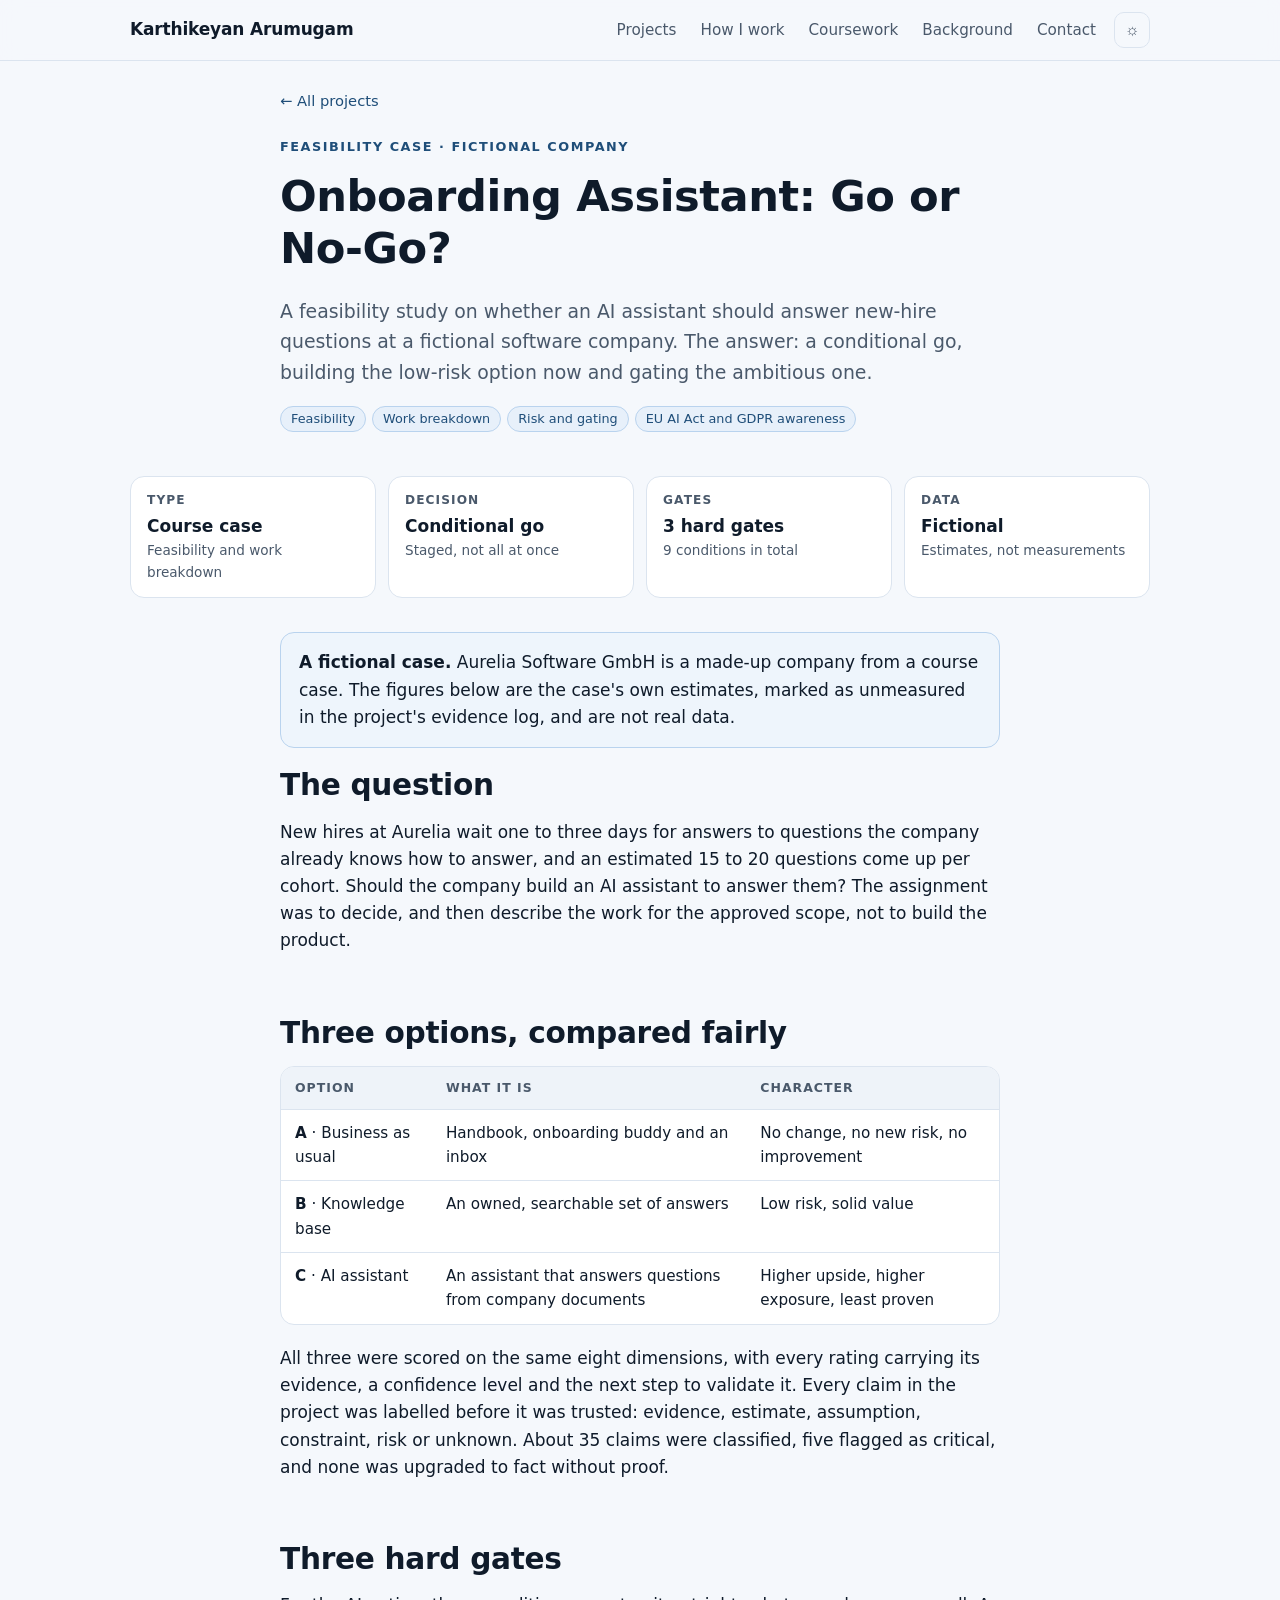
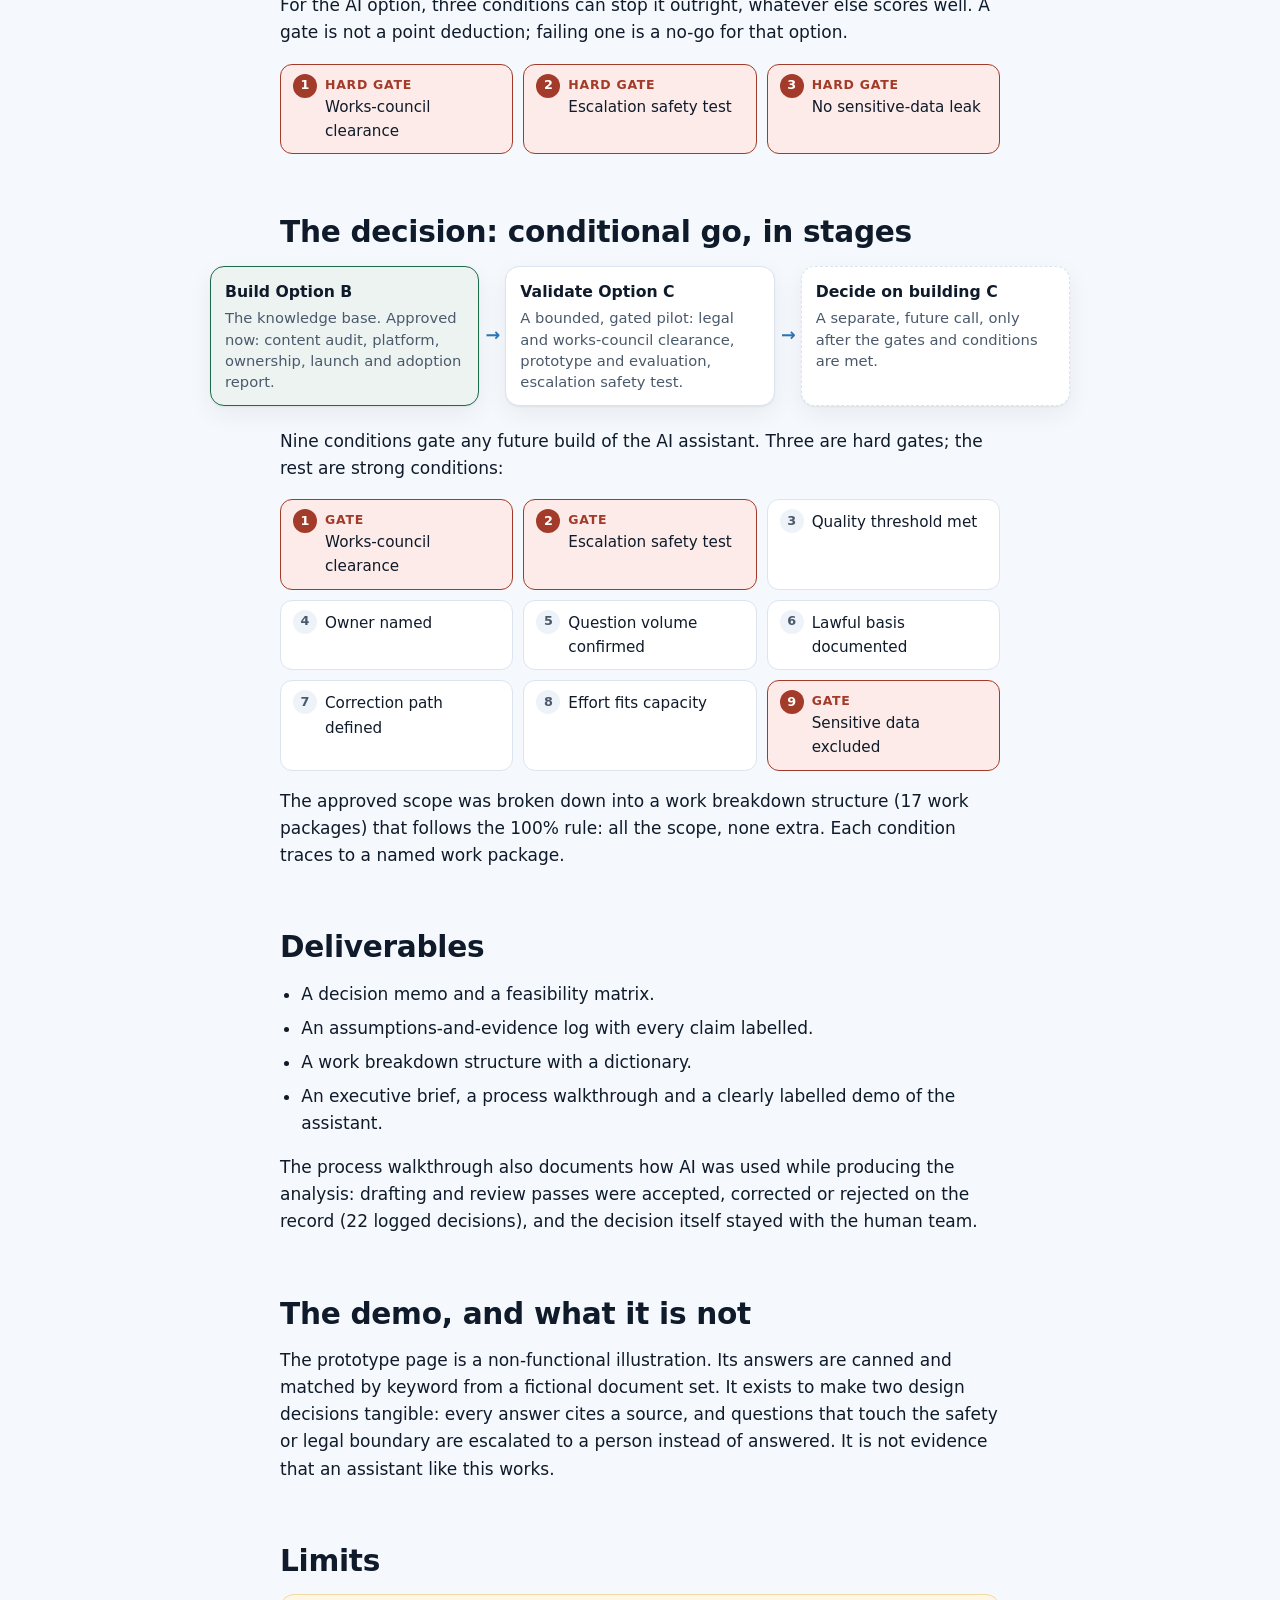
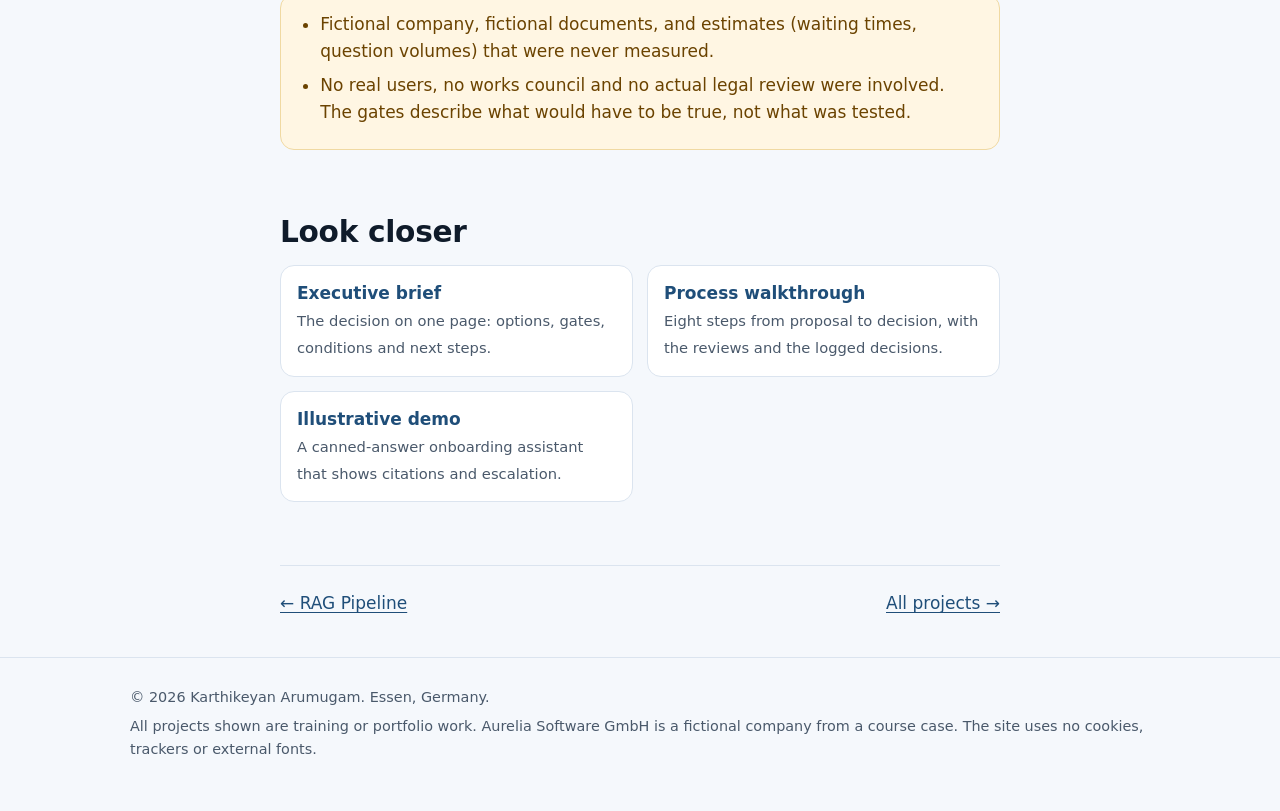
<file: projects/aurelia-feasibility.html>
<!doctype html>
<html lang="en">
<head>
<meta charset="utf-8">
<meta name="viewport" content="width=device-width, initial-scale=1">
<title>Onboarding Assistant: Go or No-Go? · Karthikeyan Arumugam</title>
<meta name="description" content="Case study: a feasibility decision on an AI onboarding assistant for a fictional company, with three options, three hard gates, nine conditions and a conditional go.">
<meta name="theme-color" content="#1f4e79">
<meta property="og:type" content="website">
<meta property="og:title" content="Onboarding Assistant: Go or No-Go? · Karthikeyan Arumugam">
<meta property="og:description" content="Case study: a feasibility decision on an AI onboarding assistant for a fictional company, with three options, three hard gates, nine conditions and a conditional go.">
<meta property="og:image" content="https://karthikarumukam-code.github.io/assets/img/og.jpg">
<meta property="og:url" content="https://karthikarumukam-code.github.io/projects/aurelia-feasibility.html">
<meta name="twitter:card" content="summary_large_image">
<link rel="icon" href="../assets/img/favicon.svg" type="image/svg+xml">
<link rel="stylesheet" href="../assets/style.css">
<script>try{var t=localStorage.getItem('theme');if(t==='light'||t==='dark'){document.documentElement.setAttribute('data-theme',t);}}catch(e){}</script>
</head>
<body>
<a class="skip" href="#main">Skip to content</a>
<header class="site-head">
  <div class="wrap">
    <a class="brand" href="../index.html">Karthikeyan Arumugam</a>
    <nav class="nav" aria-label="Main">
      <a class="hide-xs" href="../index.html#projects">Projects</a>
      <a class="hide-sm" href="../index.html#how-i-work">How I work</a>
      <a class="hide-sm" href="../index.html#coursework">Coursework</a>
      <a class="hide-sm" href="../index.html#background">Background</a>
      <a href="../index.html#contact">Contact</a>
      <button class="theme-btn" id="theme-btn" type="button" aria-label="Switch light or dark theme" title="Switch light or dark theme">&#9788;</button>
    </nav>
  </div>
</header>

<main id="main">
  <div class="wrap narrow">
    <p class="crumb"><a href="../index.html#projects">&larr; All projects</a></p>
    <div class="p-hero">
      <div class="eyebrow">Feasibility case · fictional company</div>
      <h1>Onboarding Assistant: Go or No-Go?</h1>
      <p class="lead">A feasibility study on whether an AI assistant should answer new-hire questions at a fictional software company. The answer: a conditional go, building the low-risk option now and gating the ambitious one.</p>
      <ul class="chips"><li>Feasibility</li><li>Work breakdown</li><li>Risk and gating</li><li>EU AI Act and GDPR awareness</li></ul>
    </div>
  </div>
  <div class="wrap"><dl class="facts"><div class='fact'><dt>Type</dt><dd>Course case<small>Feasibility and work breakdown</small></dd></div><div class='fact'><dt>Decision</dt><dd>Conditional go<small>Staged, not all at once</small></dd></div><div class='fact'><dt>Gates</dt><dd>3 hard gates<small>9 conditions in total</small></dd></div><div class='fact'><dt>Data</dt><dd>Fictional<small>Estimates, not measurements</small></dd></div></dl></div>
  <div class="wrap narrow article">

<section>
  <div class="callout"><p><strong>A fictional case.</strong> Aurelia Software GmbH is a made-up company from a course case. The figures below are the case's own estimates, marked as unmeasured in the project's evidence log, and are not real data.</p></div>
  <h2>The question</h2>
  <p>New hires at Aurelia wait one to three days for answers to questions the company already knows how to answer, and an estimated 15 to 20 questions come up per cohort. Should the company build an AI assistant to answer them? The assignment was to decide, and then describe the work for the approved scope, not to build the product.</p>
</section>

<section>
  <h2>Three options, compared fairly</h2>
  <div class="tbl-wrap"><table>
    <thead><tr><th>Option</th><th>What it is</th><th>Character</th></tr></thead>
    <tbody>
      <tr><td><strong>A</strong> · Business as usual</td><td>Handbook, onboarding buddy and an inbox</td><td>No change, no new risk, no improvement</td></tr>
      <tr><td><strong>B</strong> · Knowledge base</td><td>An owned, searchable set of answers</td><td>Low risk, solid value</td></tr>
      <tr><td><strong>C</strong> · AI assistant</td><td>An assistant that answers questions from company documents</td><td>Higher upside, higher exposure, least proven</td></tr>
    </tbody></table></div>
  <p>All three were scored on the same eight dimensions, with every rating carrying its evidence, a confidence level and the next step to validate it. Every claim in the project was labelled before it was trusted: evidence, estimate, assumption, constraint, risk or unknown. About 35 claims were classified, five flagged as critical, and none was upgraded to fact without proof.</p>
</section>

<section>
  <h2>Three hard gates</h2>
  <p>For the AI option, three conditions can stop it outright, whatever else scores well. A gate is not a point deduction; failing one is a no-go for that option.</p>
  <ol class="conds three-up">
    <li class="gate"><small>Hard gate</small>Works-council clearance</li>
    <li class="gate"><small>Hard gate</small>Escalation safety test</li>
    <li class="gate"><small>Hard gate</small>No sensitive-data leak</li>
  </ol>
</section>

<section>
  <h2>The decision: conditional go, in stages</h2>
  <ol class="flow" style="--n:3">
    <li class="node human"><b>Build Option B</b><span>The knowledge base. Approved now: content audit, platform, ownership, launch and adoption report.</span></li>
    <li class="node"><b>Validate Option C</b><span>A bounded, gated pilot: legal and works-council clearance, prototype and evaluation, escalation safety test.</span></li>
    <li class="node opt"><b>Decide on building C</b><span>A separate, future call, only after the gates and conditions are met.</span></li>
  </ol>
  <p>Nine conditions gate any future build of the AI assistant. Three are hard gates; the rest are strong conditions:</p>
  <ol class="conds">
    <li class="gate"><small>Gate</small>Works-council clearance</li>
    <li class="gate"><small>Gate</small>Escalation safety test</li>
    <li>Quality threshold met</li>
    <li>Owner named</li>
    <li>Question volume confirmed</li>
    <li>Lawful basis documented</li>
    <li>Correction path defined</li>
    <li>Effort fits capacity</li>
    <li class="gate"><small>Gate</small>Sensitive data excluded</li>
  </ol>
  <p>The approved scope was broken down into a work breakdown structure (17 work packages) that follows the 100% rule: all the scope, none extra. Each condition traces to a named work package.</p>
</section>

<section>
  <h2>Deliverables</h2>
  <ul>
    <li>A decision memo and a feasibility matrix.</li>
    <li>An assumptions-and-evidence log with every claim labelled.</li>
    <li>A work breakdown structure with a dictionary.</li>
    <li>An executive brief, a process walkthrough and a clearly labelled demo of the assistant.</li>
  </ul>
  <p>The process walkthrough also documents how AI was used while producing the analysis: drafting and review passes were accepted, corrected or rejected on the record (22 logged decisions), and the decision itself stayed with the human team.</p>
</section>

<section>
  <h2>The demo, and what it is not</h2>
  <p>The prototype page is a non-functional illustration. Its answers are canned and matched by keyword from a fictional document set. It exists to make two design decisions tangible: every answer cites a source, and questions that touch the safety or legal boundary are escalated to a person instead of answered. It is not evidence that an assistant like this works.</p>
</section>

<section>
  <h2>Limits</h2>
  <div class="callout warn">
    <ul>
      <li>Fictional company, fictional documents, and estimates (waiting times, question volumes) that were never measured.</li>
      <li>No real users, no works council and no actual legal review were involved. The gates describe what would have to be true, not what was tested.</li>
    </ul>
  </div>
</section>

<section>
  <h2>Look closer</h2>
  <ul class="dives"><li><a href="../deep-dives/aurelia-executive-brief.html"><b>Executive brief</b><span>The decision on one page: options, gates, conditions and next steps.</span></a></li><li><a href="../deep-dives/aurelia-process-walkthrough.html"><b>Process walkthrough</b><span>Eight steps from proposal to decision, with the reviews and the logged decisions.</span></a></li><li><a href="../deep-dives/aurelia-prototype-demo.html"><b>Illustrative demo</b><span>A canned-answer onboarding assistant that shows citations and escalation.</span></a></li></ul>
</section>

    <div class="pager"><a href="rag-pipeline.html">&larr; RAG Pipeline</a><a href="../index.html#projects">All projects &rarr;</a></div>
  </div>
</main>
<footer class="site-foot">
  <div class="wrap">
    <p>&copy; 2026 Karthikeyan Arumugam. Essen, Germany.</p>
    <p>All projects shown are training or portfolio work. Aurelia Software GmbH is a fictional company from a course case. The site uses no cookies, trackers or external fonts.</p>
  </div>
</footer>
<script>
(function(){
  var b=document.getElementById('theme-btn'); if(!b) return;
  function cur(){var t=document.documentElement.getAttribute('data-theme'); if(t) return t; return (window.matchMedia&&window.matchMedia('(prefers-color-scheme: dark)').matches)?'dark':'light';}
  b.addEventListener('click',function(){var n=cur()==='dark'?'light':'dark'; document.documentElement.setAttribute('data-theme',n); try{localStorage.setItem('theme',n);}catch(e){}});
})();
</script>
</body>
</html>
</file>
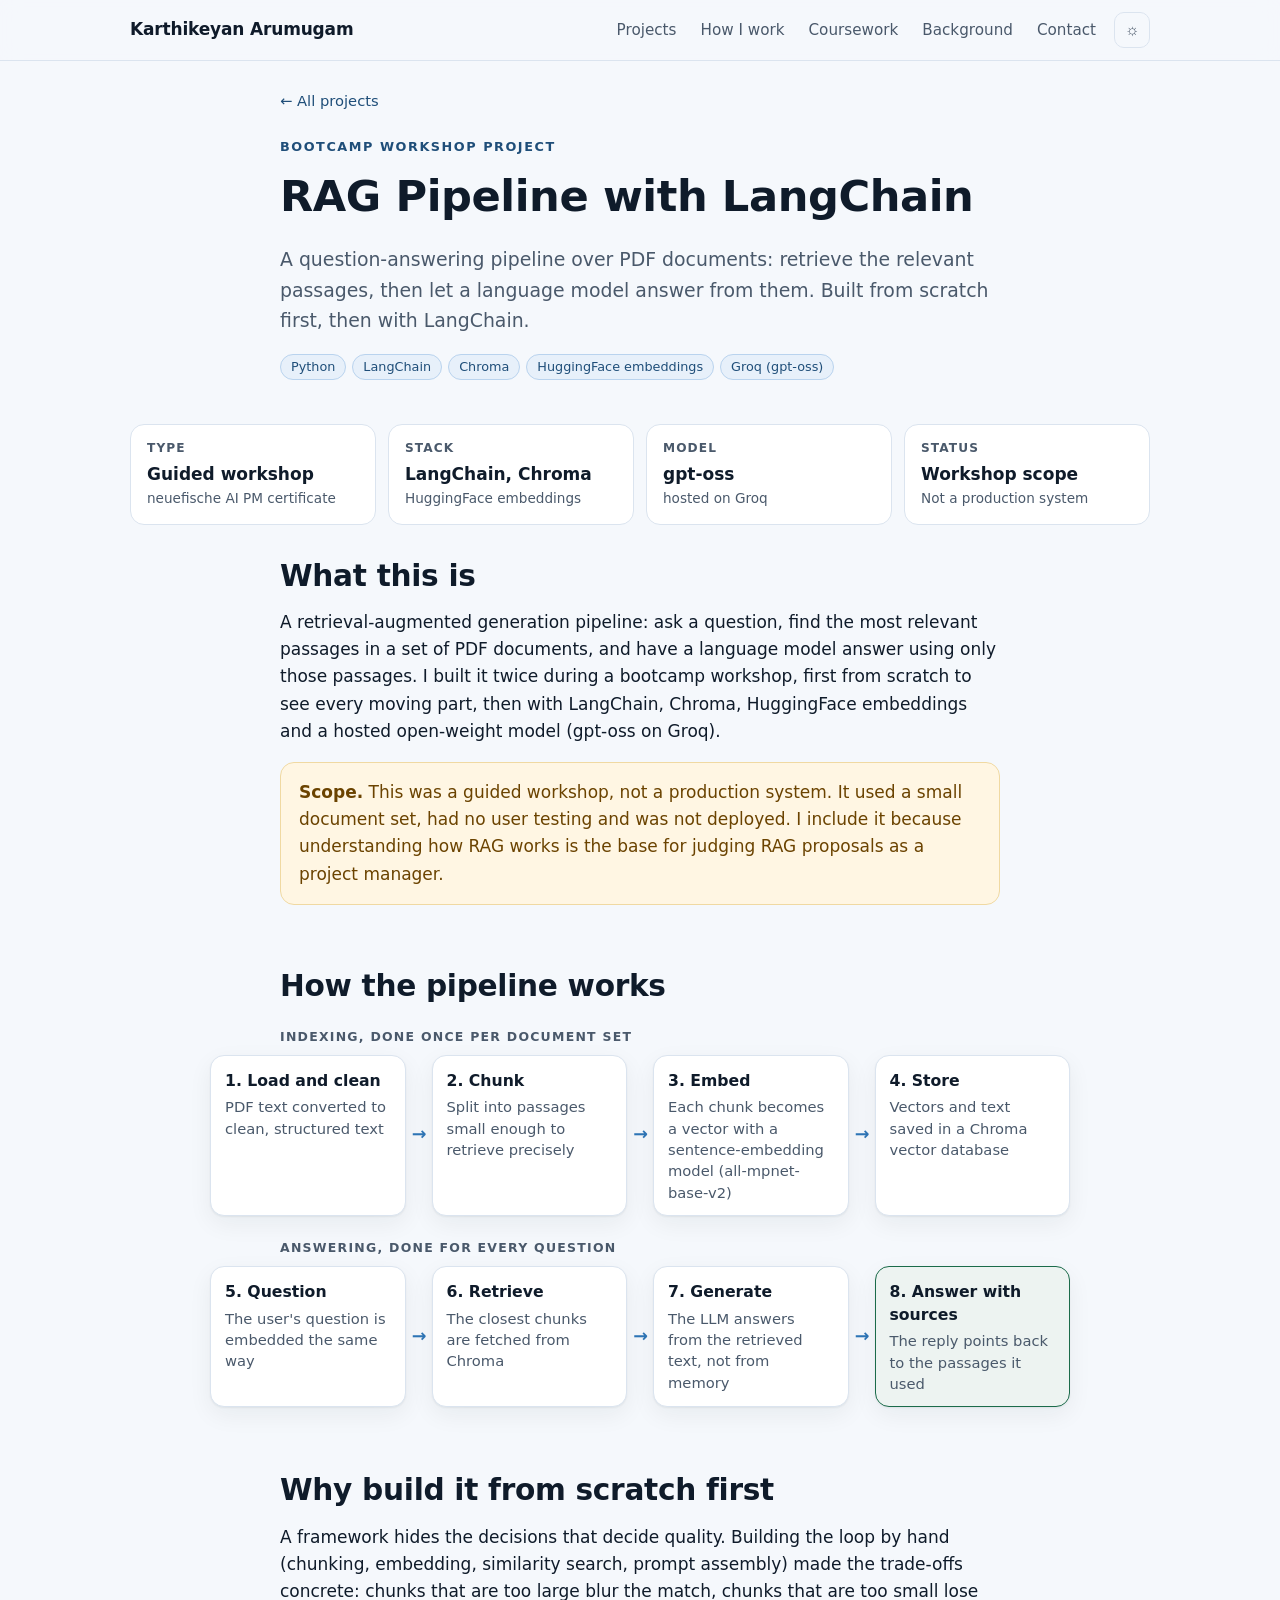
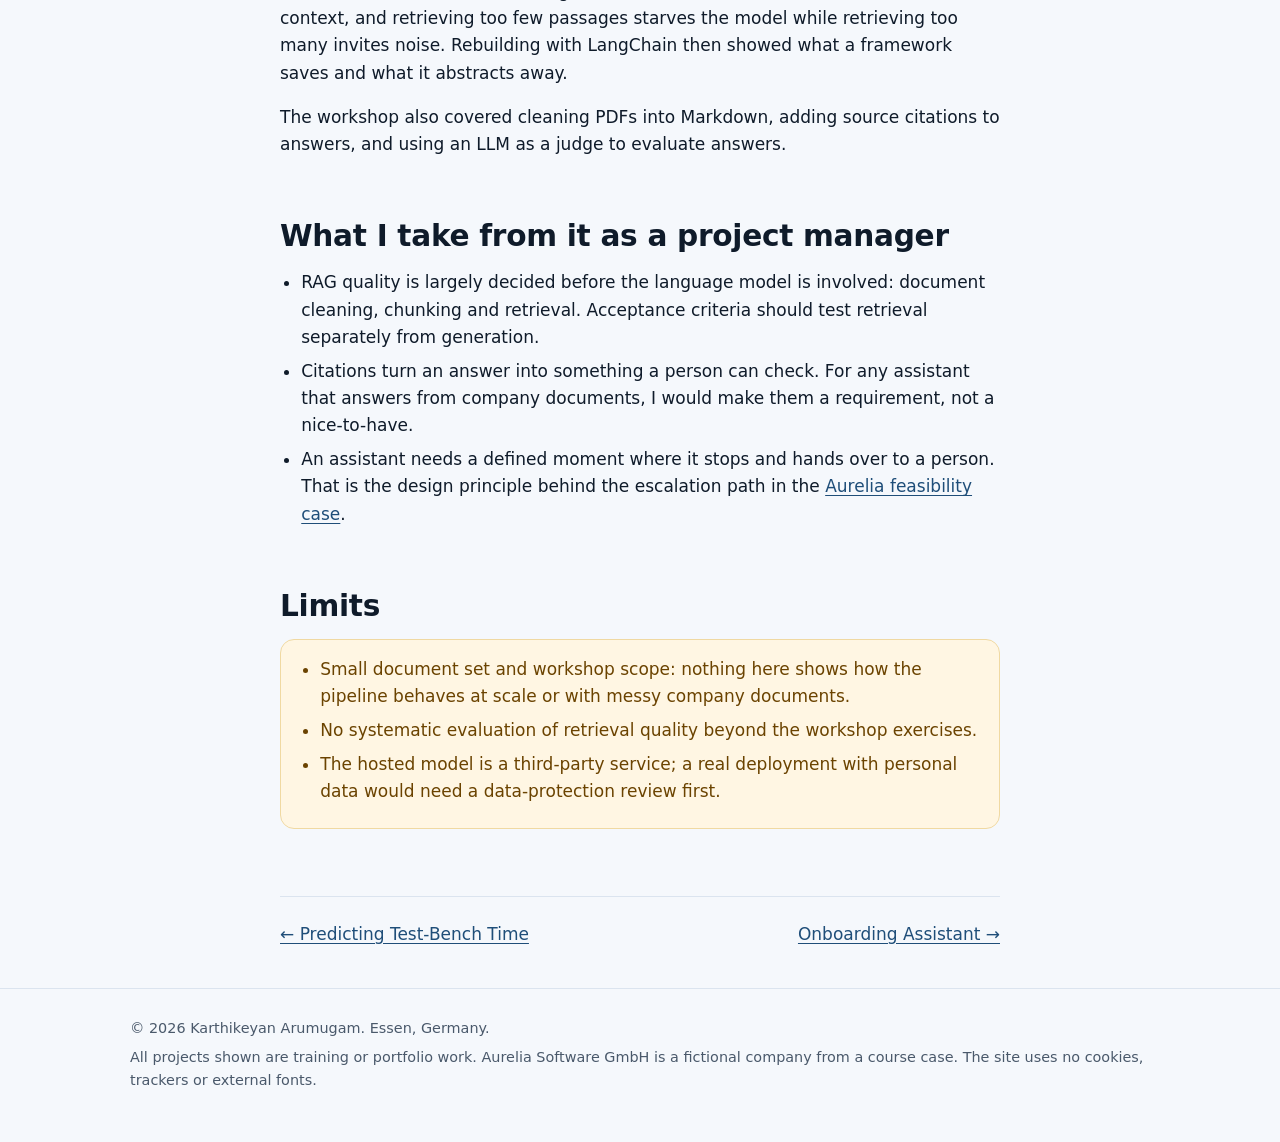
<file: projects/rag-pipeline.html>
<!doctype html>
<html lang="en">
<head>
<meta charset="utf-8">
<meta name="viewport" content="width=device-width, initial-scale=1">
<title>RAG Pipeline with LangChain · Karthikeyan Arumugam</title>
<meta name="description" content="Case study: a retrieval-augmented generation pipeline over PDFs with LangChain, Chroma, HuggingFace embeddings and a hosted open-weight LLM, with honest scope notes.">
<meta name="theme-color" content="#1f4e79">
<meta property="og:type" content="website">
<meta property="og:title" content="RAG Pipeline with LangChain · Karthikeyan Arumugam">
<meta property="og:description" content="Case study: a retrieval-augmented generation pipeline over PDFs with LangChain, Chroma, HuggingFace embeddings and a hosted open-weight LLM, with honest scope notes.">
<meta property="og:image" content="https://karthikarumukam-code.github.io/assets/img/og.jpg">
<meta property="og:url" content="https://karthikarumukam-code.github.io/projects/rag-pipeline.html">
<meta name="twitter:card" content="summary_large_image">
<link rel="icon" href="../assets/img/favicon.svg" type="image/svg+xml">
<link rel="stylesheet" href="../assets/style.css">
<script>try{var t=localStorage.getItem('theme');if(t==='light'||t==='dark'){document.documentElement.setAttribute('data-theme',t);}}catch(e){}</script>
</head>
<body>
<a class="skip" href="#main">Skip to content</a>
<header class="site-head">
  <div class="wrap">
    <a class="brand" href="../index.html">Karthikeyan Arumugam</a>
    <nav class="nav" aria-label="Main">
      <a class="hide-xs" href="../index.html#projects">Projects</a>
      <a class="hide-sm" href="../index.html#how-i-work">How I work</a>
      <a class="hide-sm" href="../index.html#coursework">Coursework</a>
      <a class="hide-sm" href="../index.html#background">Background</a>
      <a href="../index.html#contact">Contact</a>
      <button class="theme-btn" id="theme-btn" type="button" aria-label="Switch light or dark theme" title="Switch light or dark theme">&#9788;</button>
    </nav>
  </div>
</header>

<main id="main">
  <div class="wrap narrow">
    <p class="crumb"><a href="../index.html#projects">&larr; All projects</a></p>
    <div class="p-hero">
      <div class="eyebrow">Bootcamp workshop project</div>
      <h1>RAG Pipeline with LangChain</h1>
      <p class="lead">A question-answering pipeline over PDF documents: retrieve the relevant passages, then let a language model answer from them. Built from scratch first, then with LangChain.</p>
      <ul class="chips"><li>Python</li><li>LangChain</li><li>Chroma</li><li>HuggingFace embeddings</li><li>Groq (gpt-oss)</li></ul>
    </div>
  </div>
  <div class="wrap"><dl class="facts"><div class='fact'><dt>Type</dt><dd>Guided workshop<small>neuefische AI PM certificate</small></dd></div><div class='fact'><dt>Stack</dt><dd>LangChain, Chroma<small>HuggingFace embeddings</small></dd></div><div class='fact'><dt>Model</dt><dd>gpt-oss<small>hosted on Groq</small></dd></div><div class='fact'><dt>Status</dt><dd>Workshop scope<small>Not a production system</small></dd></div></dl></div>
  <div class="wrap narrow article">

<section>
  <h2>What this is</h2>
  <p>A retrieval-augmented generation pipeline: ask a question, find the most relevant passages in a set of PDF documents, and have a language model answer using only those passages. I built it twice during a bootcamp workshop, first from scratch to see every moving part, then with LangChain, Chroma, HuggingFace embeddings and a hosted open-weight model (gpt-oss on Groq).</p>
  <div class="callout warn"><p><strong>Scope.</strong> This was a guided workshop, not a production system. It used a small document set, had no user testing and was not deployed. I include it because understanding how RAG works is the base for judging RAG proposals as a project manager.</p></div>
</section>

<section>
  <h2>How the pipeline works</h2>
  <div class="flow-label">Indexing, done once per document set</div>
  <ol class="flow" style="--n:4">
    <li class="node"><b>1. Load and clean</b><span>PDF text converted to clean, structured text</span></li>
    <li class="node"><b>2. Chunk</b><span>Split into passages small enough to retrieve precisely</span></li>
    <li class="node"><b>3. Embed</b><span>Each chunk becomes a vector with a sentence-embedding model (all-mpnet-base-v2)</span></li>
    <li class="node"><b>4. Store</b><span>Vectors and text saved in a Chroma vector database</span></li>
  </ol>
  <div class="flow-label">Answering, done for every question</div>
  <ol class="flow" style="--n:4">
    <li class="node"><b>5. Question</b><span>The user's question is embedded the same way</span></li>
    <li class="node"><b>6. Retrieve</b><span>The closest chunks are fetched from Chroma</span></li>
    <li class="node"><b>7. Generate</b><span>The LLM answers from the retrieved text, not from memory</span></li>
    <li class="node human"><b>8. Answer with sources</b><span>The reply points back to the passages it used</span></li>
  </ol>
</section>

<section>
  <h2>Why build it from scratch first</h2>
  <p>A framework hides the decisions that decide quality. Building the loop by hand (chunking, embedding, similarity search, prompt assembly) made the trade-offs concrete: chunks that are too large blur the match, chunks that are too small lose context, and retrieving too few passages starves the model while retrieving too many invites noise. Rebuilding with LangChain then showed what a framework saves and what it abstracts away.</p>
  <p>The workshop also covered cleaning PDFs into Markdown, adding source citations to answers, and using an LLM as a judge to evaluate answers.</p>
</section>

<section>
  <h2>What I take from it as a project manager</h2>
  <ul>
    <li>RAG quality is largely decided before the language model is involved: document cleaning, chunking and retrieval. Acceptance criteria should test retrieval separately from generation.</li>
    <li>Citations turn an answer into something a person can check. For any assistant that answers from company documents, I would make them a requirement, not a nice-to-have.</li>
    <li>An assistant needs a defined moment where it stops and hands over to a person. That is the design principle behind the escalation path in the <a href="aurelia-feasibility.html">Aurelia feasibility case</a>.</li>
  </ul>
</section>

<section>
  <h2>Limits</h2>
  <div class="callout warn">
    <ul>
      <li>Small document set and workshop scope: nothing here shows how the pipeline behaves at scale or with messy company documents.</li>
      <li>No systematic evaluation of retrieval quality beyond the workshop exercises.</li>
      <li>The hosted model is a third-party service; a real deployment with personal data would need a data-protection review first.</li>
    </ul>
  </div>
</section>

    <div class="pager"><a href="test-bench.html">&larr; Predicting Test-Bench Time</a><a href="aurelia-feasibility.html">Onboarding Assistant &rarr;</a></div>
  </div>
</main>
<footer class="site-foot">
  <div class="wrap">
    <p>&copy; 2026 Karthikeyan Arumugam. Essen, Germany.</p>
    <p>All projects shown are training or portfolio work. Aurelia Software GmbH is a fictional company from a course case. The site uses no cookies, trackers or external fonts.</p>
  </div>
</footer>
<script>
(function(){
  var b=document.getElementById('theme-btn'); if(!b) return;
  function cur(){var t=document.documentElement.getAttribute('data-theme'); if(t) return t; return (window.matchMedia&&window.matchMedia('(prefers-color-scheme: dark)').matches)?'dark':'light';}
  b.addEventListener('click',function(){var n=cur()==='dark'?'light':'dark'; document.documentElement.setAttribute('data-theme',n); try{localStorage.setItem('theme',n);}catch(e){}});
})();
</script>
</body>
</html>
</file>
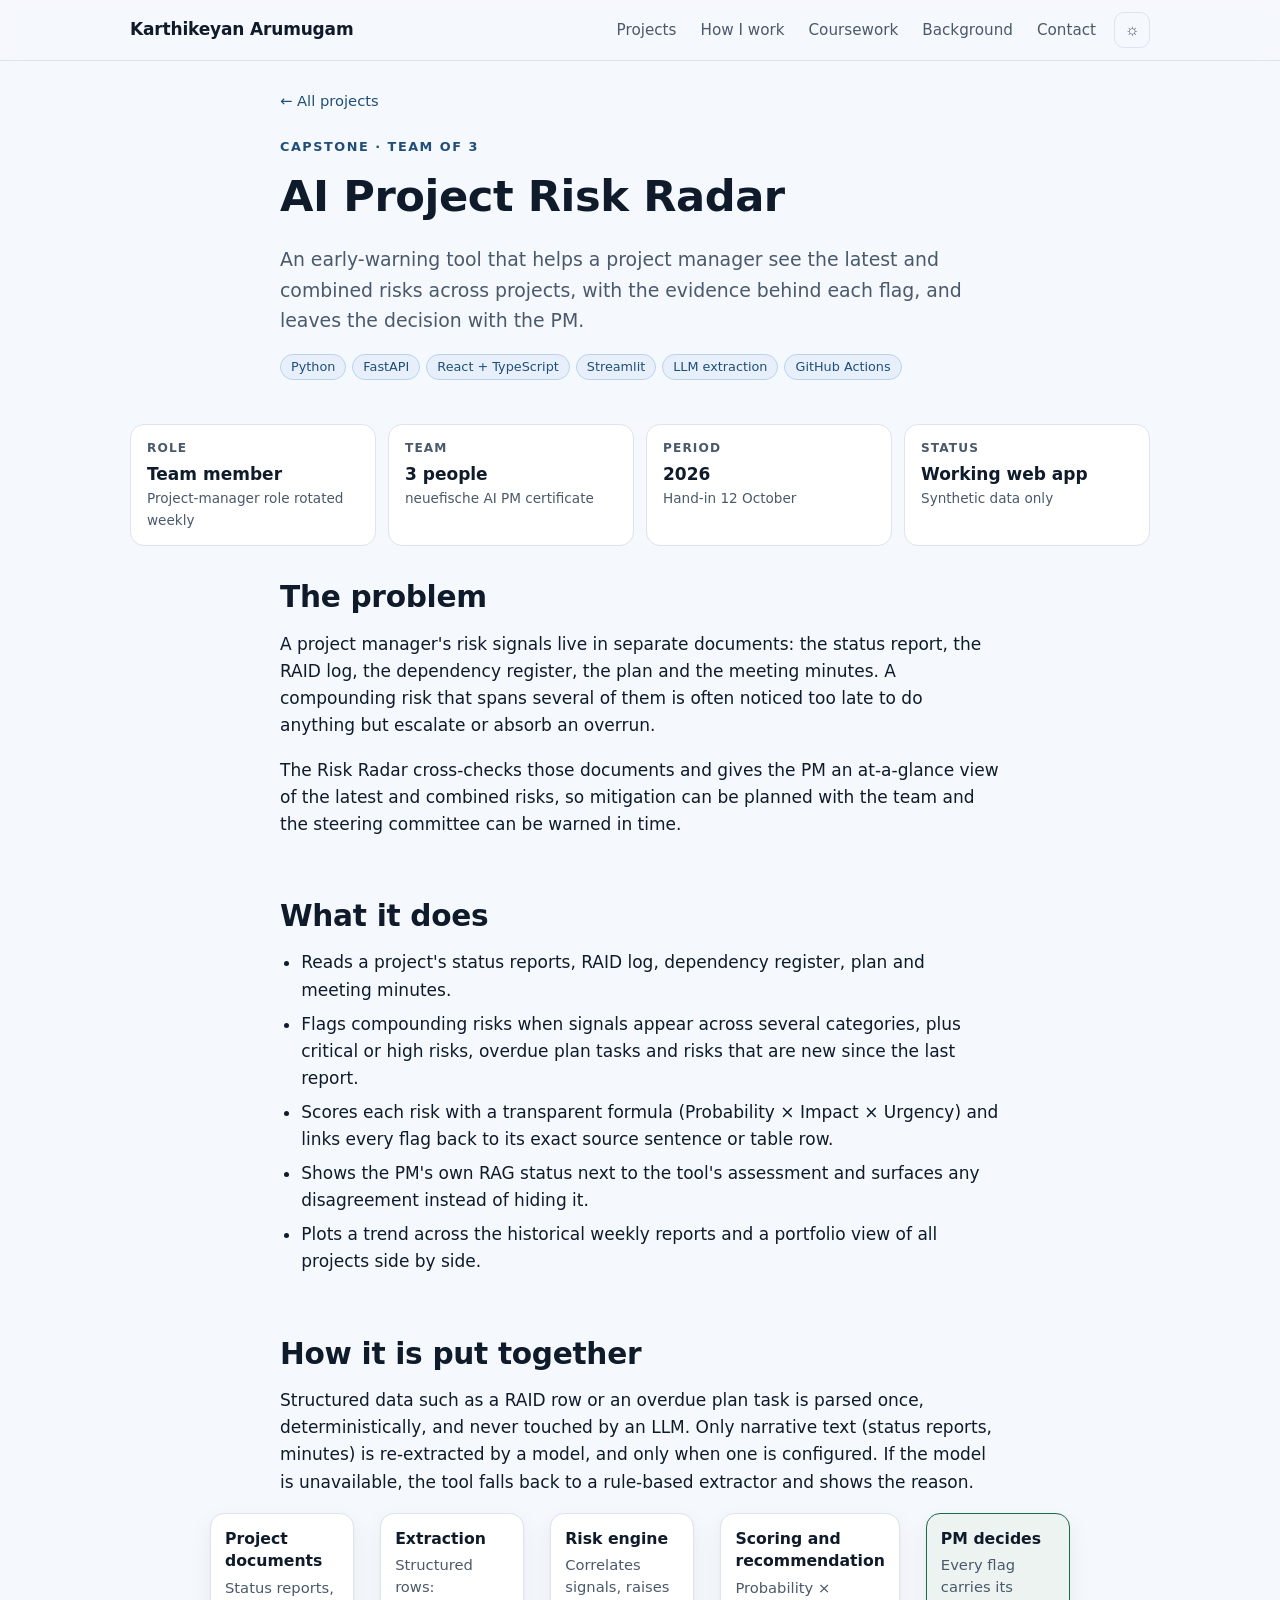
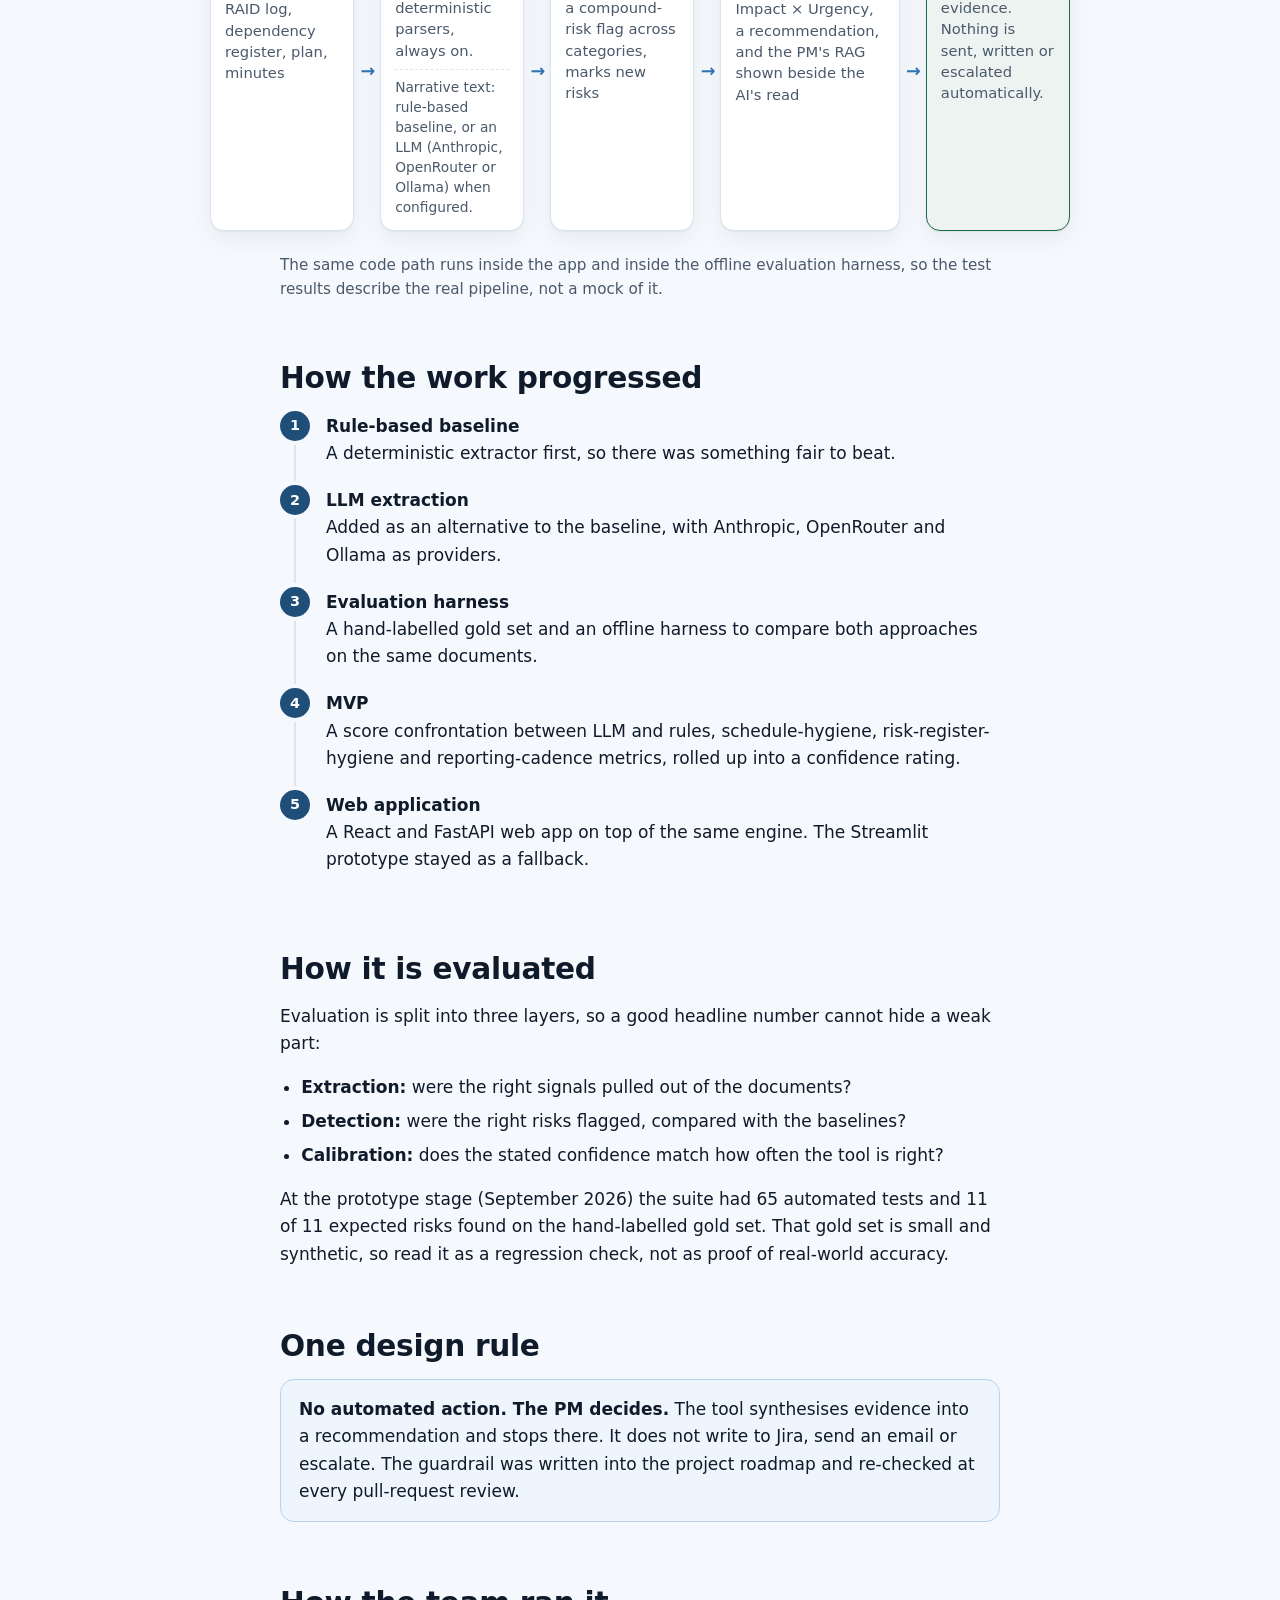
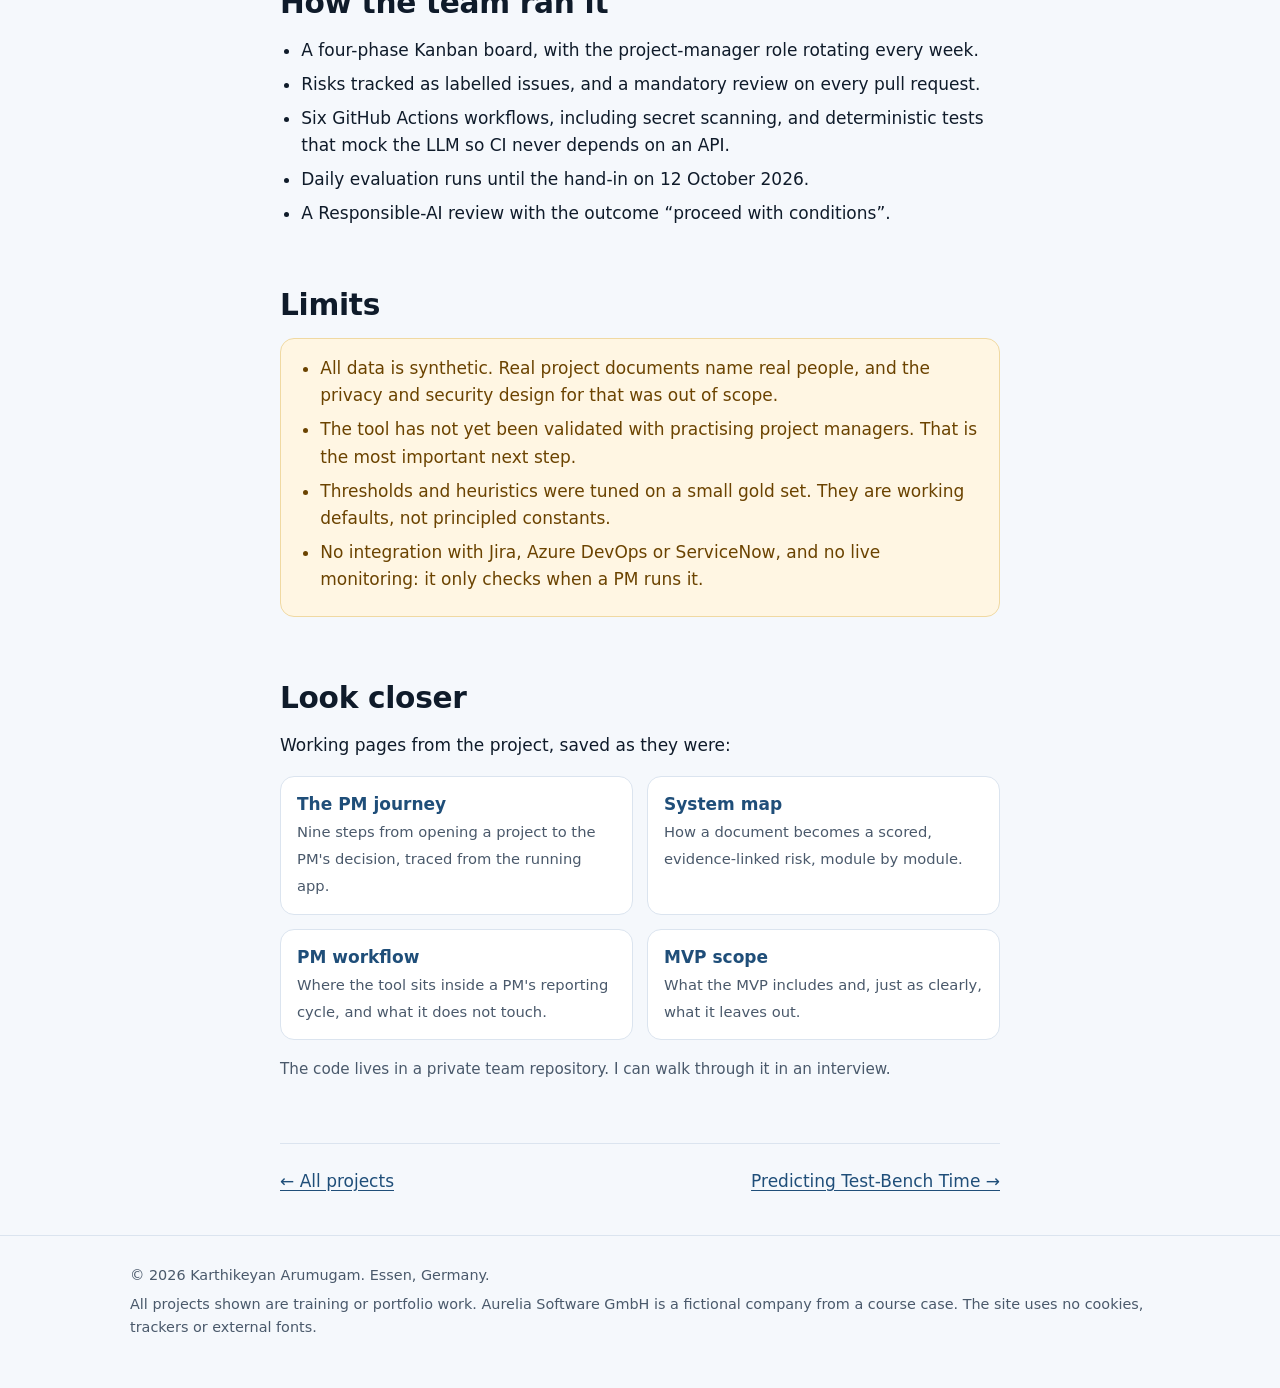
<file: projects/risk-radar.html>
<!doctype html>
<html lang="en">
<head>
<meta charset="utf-8">
<meta name="viewport" content="width=device-width, initial-scale=1">
<title>AI Project Risk Radar · Karthikeyan Arumugam</title>
<meta name="description" content="Case study: an early-warning tool for project managers that combines rule-based checks and LLM extraction, with evaluation, evidence trails and a human decision.">
<meta name="theme-color" content="#1f4e79">
<meta property="og:type" content="website">
<meta property="og:title" content="AI Project Risk Radar · Karthikeyan Arumugam">
<meta property="og:description" content="Case study: an early-warning tool for project managers that combines rule-based checks and LLM extraction, with evaluation, evidence trails and a human decision.">
<meta property="og:image" content="https://karthikarumukam-code.github.io/assets/img/og.jpg">
<meta property="og:url" content="https://karthikarumukam-code.github.io/projects/risk-radar.html">
<meta name="twitter:card" content="summary_large_image">
<link rel="icon" href="../assets/img/favicon.svg" type="image/svg+xml">
<link rel="stylesheet" href="../assets/style.css">
<script>try{var t=localStorage.getItem('theme');if(t==='light'||t==='dark'){document.documentElement.setAttribute('data-theme',t);}}catch(e){}</script>
</head>
<body>
<a class="skip" href="#main">Skip to content</a>
<header class="site-head">
  <div class="wrap">
    <a class="brand" href="../index.html">Karthikeyan Arumugam</a>
    <nav class="nav" aria-label="Main">
      <a class="hide-xs" href="../index.html#projects">Projects</a>
      <a class="hide-sm" href="../index.html#how-i-work">How I work</a>
      <a class="hide-sm" href="../index.html#coursework">Coursework</a>
      <a class="hide-sm" href="../index.html#background">Background</a>
      <a href="../index.html#contact">Contact</a>
      <button class="theme-btn" id="theme-btn" type="button" aria-label="Switch light or dark theme" title="Switch light or dark theme">&#9788;</button>
    </nav>
  </div>
</header>

<main id="main">
  <div class="wrap narrow">
    <p class="crumb"><a href="../index.html#projects">&larr; All projects</a></p>
    <div class="p-hero">
      <div class="eyebrow">Capstone · team of 3</div>
      <h1>AI Project Risk Radar</h1>
      <p class="lead">An early-warning tool that helps a project manager see the latest and combined risks across projects, with the evidence behind each flag, and leaves the decision with the PM.</p>
      <ul class="chips"><li>Python</li><li>FastAPI</li><li>React + TypeScript</li><li>Streamlit</li><li>LLM extraction</li><li>GitHub Actions</li></ul>
    </div>
  </div>
  <div class="wrap"><dl class="facts"><div class='fact'><dt>Role</dt><dd>Team member<small>Project-manager role rotated weekly</small></dd></div><div class='fact'><dt>Team</dt><dd>3 people<small>neuefische AI PM certificate</small></dd></div><div class='fact'><dt>Period</dt><dd>2026<small>Hand-in 12 October</small></dd></div><div class='fact'><dt>Status</dt><dd>Working web app<small>Synthetic data only</small></dd></div></dl></div>
  <div class="wrap narrow article">

<!-- EDIT: add 2 to 3 sentences about your own contribution (what you built, which PM weeks you led) -->
<section>
  <h2>The problem</h2>
  <p>A project manager's risk signals live in separate documents: the status report, the RAID log, the dependency register, the plan and the meeting minutes. A compounding risk that spans several of them is often noticed too late to do anything but escalate or absorb an overrun.</p>
  <p>The Risk Radar cross-checks those documents and gives the PM an at-a-glance view of the latest and combined risks, so mitigation can be planned with the team and the steering committee can be warned in time.</p>
</section>

<section>
  <h2>What it does</h2>
  <ul>
    <li>Reads a project's status reports, RAID log, dependency register, plan and meeting minutes.</li>
    <li>Flags compounding risks when signals appear across several categories, plus critical or high risks, overdue plan tasks and risks that are new since the last report.</li>
    <li>Scores each risk with a transparent formula (Probability &times; Impact &times; Urgency) and links every flag back to its exact source sentence or table row.</li>
    <li>Shows the PM's own RAG status next to the tool's assessment and surfaces any disagreement instead of hiding it.</li>
    <li>Plots a trend across the historical weekly reports and a portfolio view of all projects side by side.</li>
  </ul>
</section>

<section>
  <h2>How it is put together</h2>
  <p>Structured data such as a RAID row or an overdue plan task is parsed once, deterministically, and never touched by an LLM. Only narrative text (status reports, minutes) is re-extracted by a model, and only when one is configured. If the model is unavailable, the tool falls back to a rule-based extractor and shows the reason.</p>
  <ol class="flow" style="--n:5">
    <li class="node"><b>Project documents</b><span>Status reports, RAID log, dependency register, plan, minutes</span></li>
    <li class="node"><b>Extraction</b><span>Structured rows: deterministic parsers, always on.</span><span class="sub">Narrative text: rule-based baseline, or an LLM (Anthropic, OpenRouter or Ollama) when configured.</span></li>
    <li class="node"><b>Risk engine</b><span>Correlates signals, raises a compound-risk flag across categories, marks new risks</span></li>
    <li class="node"><b>Scoring and recommendation</b><span>Probability &times; Impact &times; Urgency, a recommendation, and the PM's RAG shown beside the AI's read</span></li>
    <li class="node human"><b>PM decides</b><span>Every flag carries its evidence. Nothing is sent, written or escalated automatically.</span></li>
  </ol>
  <p style="color:var(--muted);font-size:.95rem">The same code path runs inside the app and inside the offline evaluation harness, so the test results describe the real pipeline, not a mock of it.</p>
</section>

<section>
  <h2>How the work progressed</h2>
  <ol class="stages">
    <li><b>Rule-based baseline</b>A deterministic extractor first, so there was something fair to beat.</li>
    <li><b>LLM extraction</b>Added as an alternative to the baseline, with Anthropic, OpenRouter and Ollama as providers.</li>
    <li><b>Evaluation harness</b>A hand-labelled gold set and an offline harness to compare both approaches on the same documents.</li>
    <li><b>MVP</b>A score confrontation between LLM and rules, schedule-hygiene, risk-register-hygiene and reporting-cadence metrics, rolled up into a confidence rating.</li>
    <li><b>Web application</b>A React and FastAPI web app on top of the same engine. The Streamlit prototype stayed as a fallback.</li>
  </ol>
</section>

<section>
  <h2>How it is evaluated</h2>
  <p>Evaluation is split into three layers, so a good headline number cannot hide a weak part:</p>
  <ul>
    <li><strong>Extraction:</strong> were the right signals pulled out of the documents?</li>
    <li><strong>Detection:</strong> were the right risks flagged, compared with the baselines?</li>
    <li><strong>Calibration:</strong> does the stated confidence match how often the tool is right?</li>
  </ul>
  <p>At the prototype stage (September 2026) the suite had 65 automated tests and 11 of 11 expected risks found on the hand-labelled gold set. That gold set is small and synthetic, so read it as a regression check, not as proof of real-world accuracy.</p>
</section>

<section>
  <h2>One design rule</h2>
  <div class="callout">
    <p><strong>No automated action. The PM decides.</strong> The tool synthesises evidence into a recommendation and stops there. It does not write to Jira, send an email or escalate. The guardrail was written into the project roadmap and re-checked at every pull-request review.</p>
  </div>
</section>

<section>
  <h2>How the team ran it</h2>
  <ul>
    <li>A four-phase Kanban board, with the project-manager role rotating every week.</li>
    <li>Risks tracked as labelled issues, and a mandatory review on every pull request.</li>
    <li>Six GitHub Actions workflows, including secret scanning, and deterministic tests that mock the LLM so CI never depends on an API.</li>
    <li>Daily evaluation runs until the hand-in on 12 October 2026.</li>
    <li>A Responsible-AI review with the outcome &ldquo;proceed with conditions&rdquo;.</li>
  </ul>
</section>

<section>
  <h2>Limits</h2>
  <div class="callout warn">
    <ul>
      <li>All data is synthetic. Real project documents name real people, and the privacy and security design for that was out of scope.</li>
      <li>The tool has not yet been validated with practising project managers. That is the most important next step.</li>
      <li>Thresholds and heuristics were tuned on a small gold set. They are working defaults, not principled constants.</li>
      <li>No integration with Jira, Azure DevOps or ServiceNow, and no live monitoring: it only checks when a PM runs it.</li>
    </ul>
  </div>
</section>

<section>
  <h2>Look closer</h2>
  <p>Working pages from the project, saved as they were:</p>
  <ul class="dives"><li><a href="../deep-dives/risk-radar-journey.html"><b>The PM journey</b><span>Nine steps from opening a project to the PM's decision, traced from the running app.</span></a></li><li><a href="../deep-dives/risk-radar-system-map.html"><b>System map</b><span>How a document becomes a scored, evidence-linked risk, module by module.</span></a></li><li><a href="../deep-dives/risk-radar-pm-workflow.html"><b>PM workflow</b><span>Where the tool sits inside a PM's reporting cycle, and what it does not touch.</span></a></li><li><a href="../deep-dives/risk-radar-mvp.html"><b>MVP scope</b><span>What the MVP includes and, just as clearly, what it leaves out.</span></a></li></ul>
  <p style="color:var(--muted);font-size:.95rem">The code lives in a private team repository. I can walk through it in an interview.</p>
</section>

    <div class="pager"><a href="../index.html#projects">&larr; All projects</a><a href="test-bench.html">Predicting Test-Bench Time &rarr;</a></div>
  </div>
</main>
<footer class="site-foot">
  <div class="wrap">
    <p>&copy; 2026 Karthikeyan Arumugam. Essen, Germany.</p>
    <p>All projects shown are training or portfolio work. Aurelia Software GmbH is a fictional company from a course case. The site uses no cookies, trackers or external fonts.</p>
  </div>
</footer>
<script>
(function(){
  var b=document.getElementById('theme-btn'); if(!b) return;
  function cur(){var t=document.documentElement.getAttribute('data-theme'); if(t) return t; return (window.matchMedia&&window.matchMedia('(prefers-color-scheme: dark)').matches)?'dark':'light';}
  b.addEventListener('click',function(){var n=cur()==='dark'?'light':'dark'; document.documentElement.setAttribute('data-theme',n); try{localStorage.setItem('theme',n);}catch(e){}});
})();
</script>
</body>
</html>
</file>
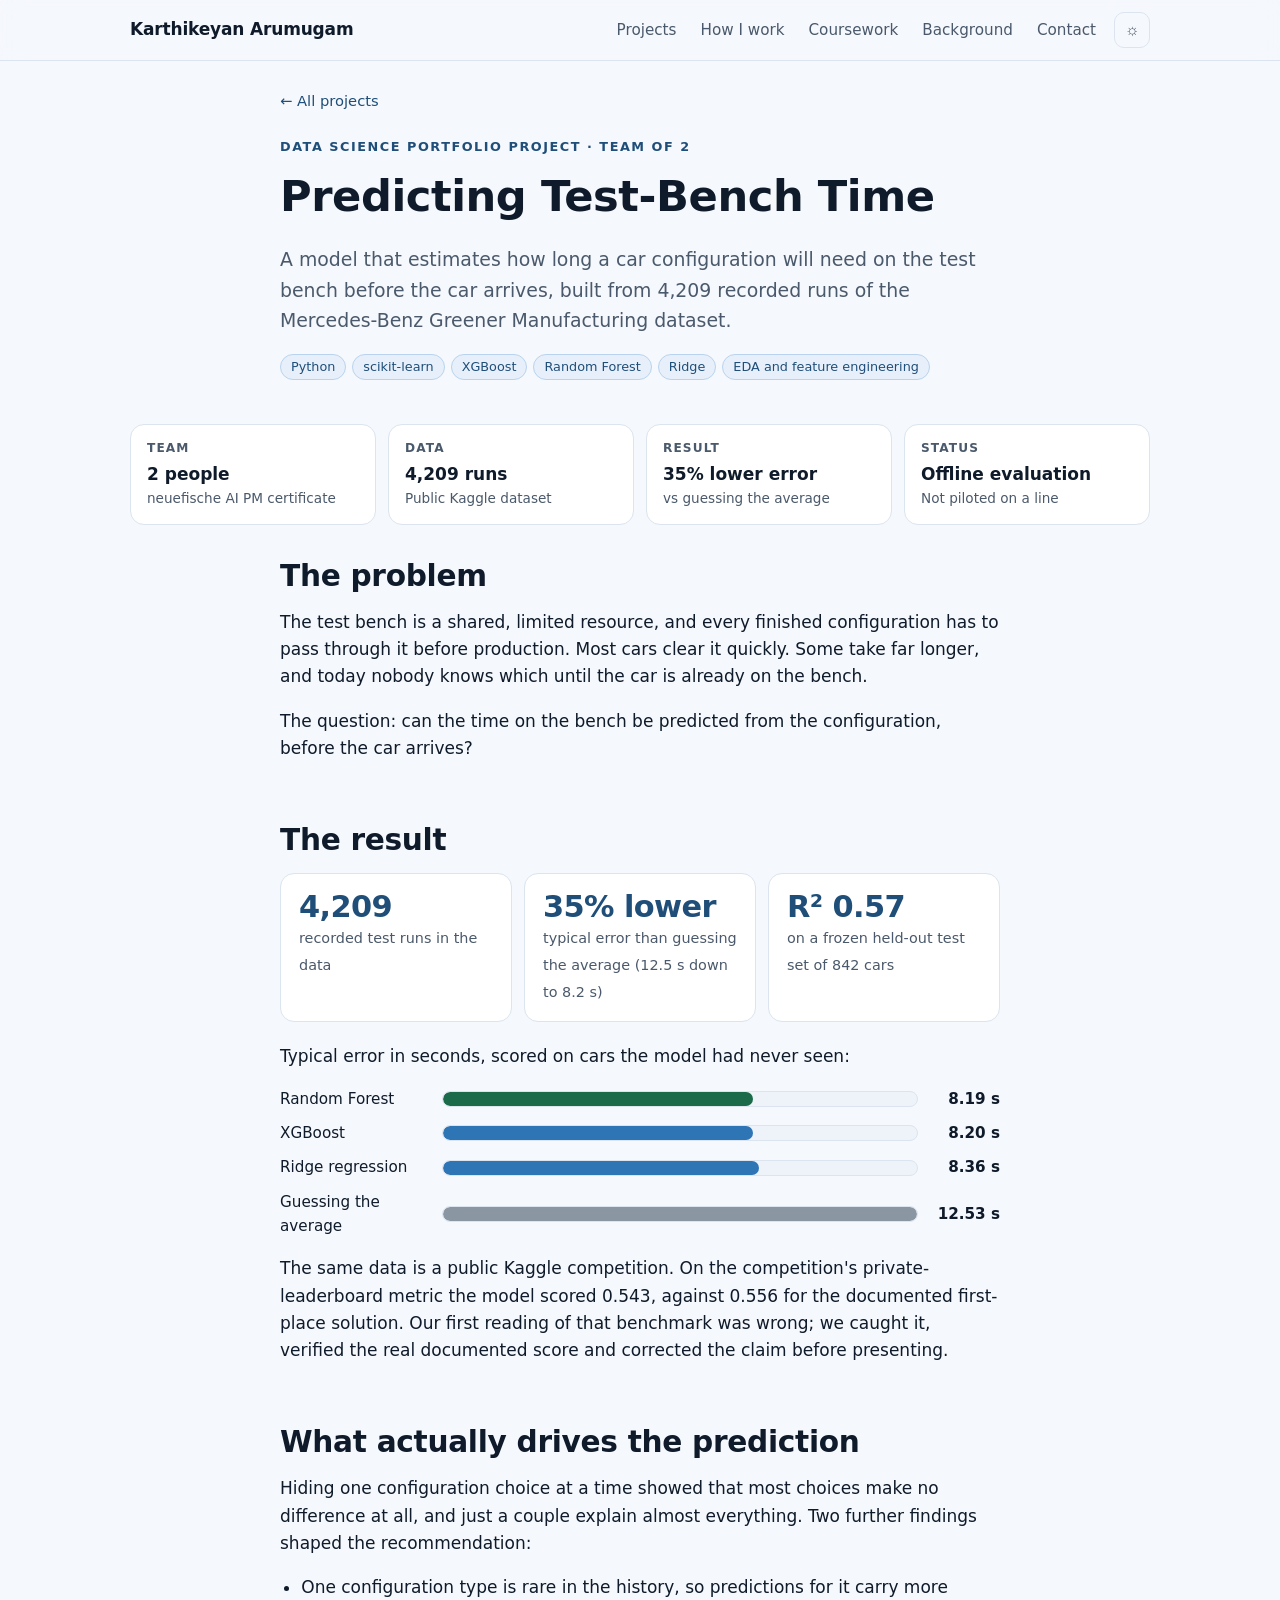
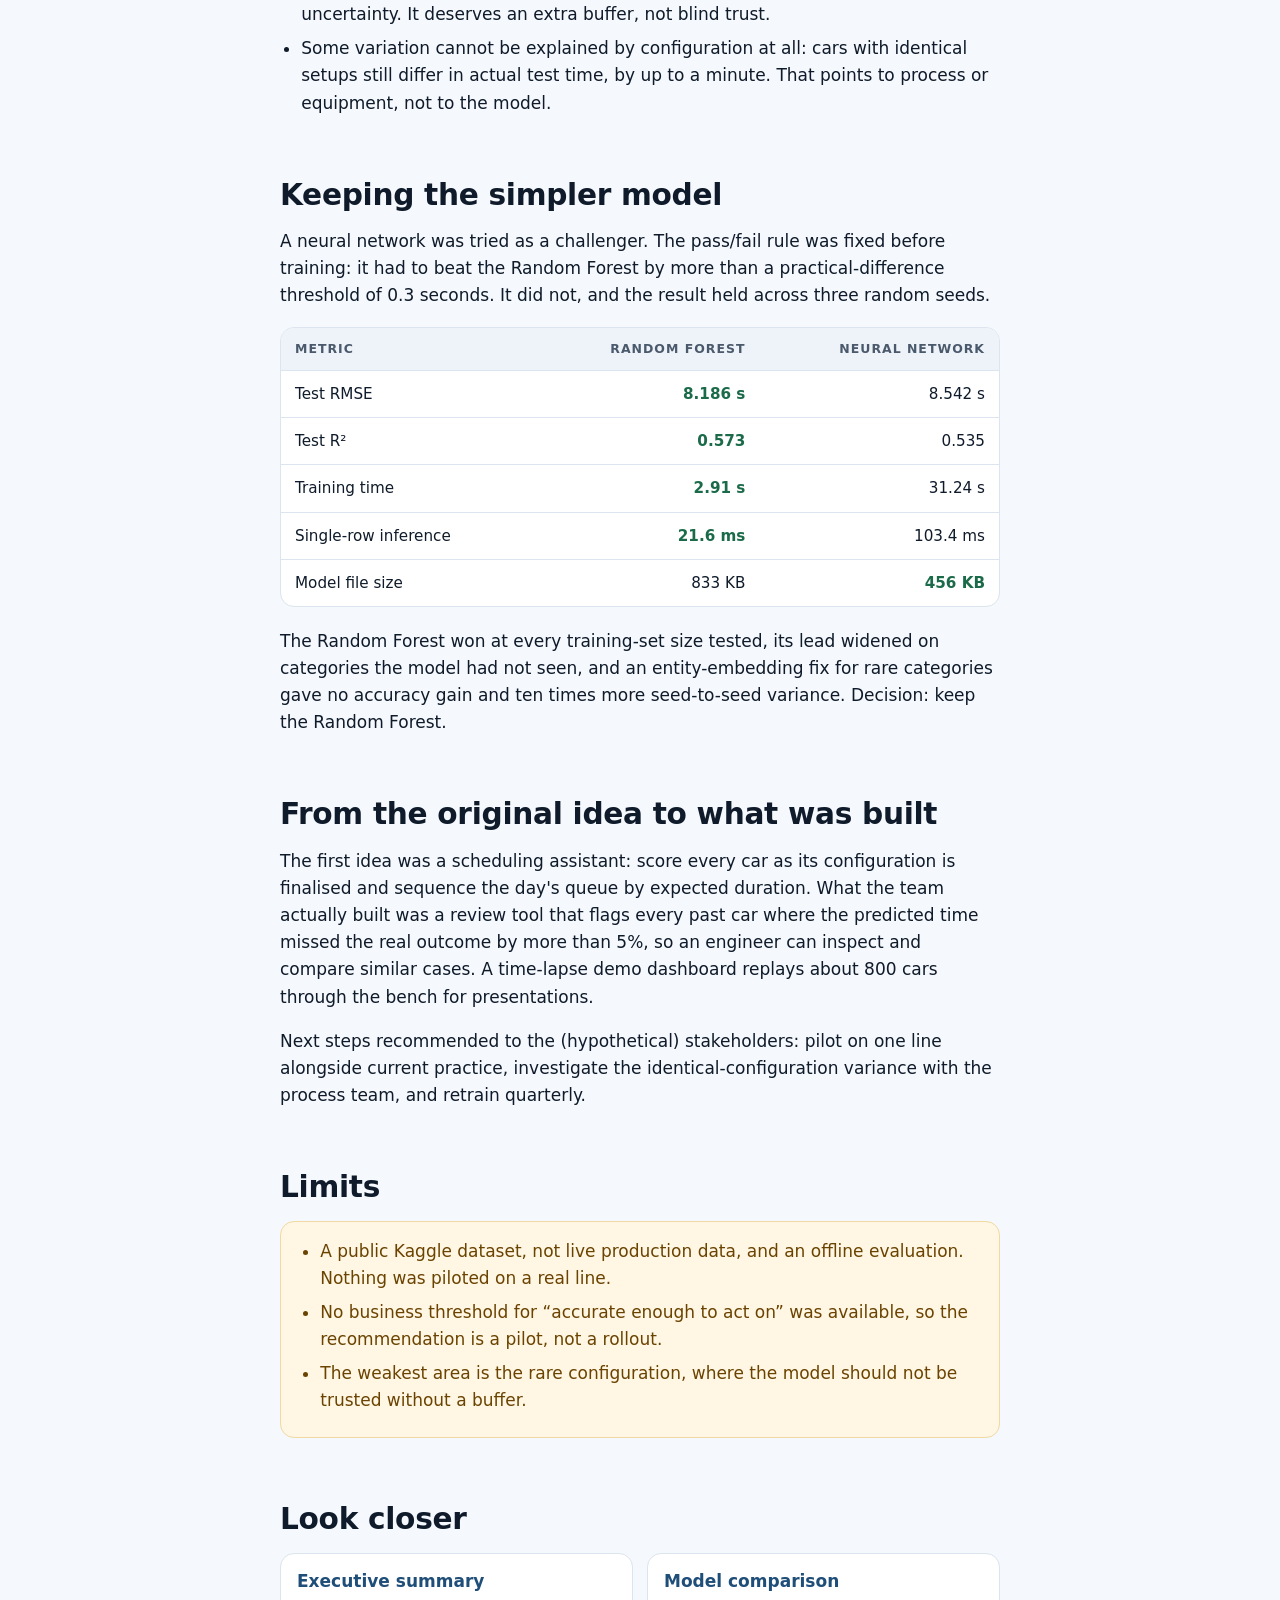
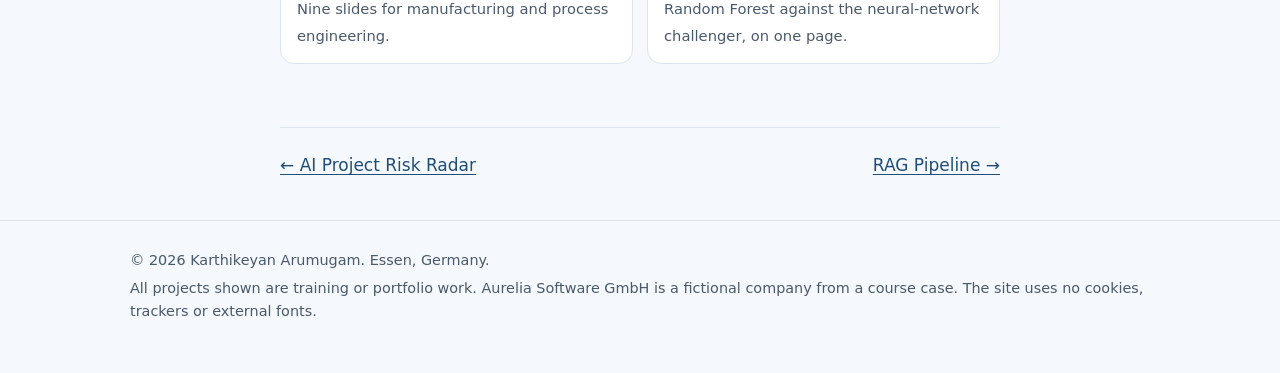
<file: projects/test-bench.html>
<!doctype html>
<html lang="en">
<head>
<meta charset="utf-8">
<meta name="viewport" content="width=device-width, initial-scale=1">
<title>Predicting Test-Bench Time · Karthikeyan Arumugam</title>
<meta name="description" content="Case study: predicting test-bench time for car configurations from 4,209 test runs, with a baseline, a model comparison and honest limits.">
<meta name="theme-color" content="#1f4e79">
<meta property="og:type" content="website">
<meta property="og:title" content="Predicting Test-Bench Time · Karthikeyan Arumugam">
<meta property="og:description" content="Case study: predicting test-bench time for car configurations from 4,209 test runs, with a baseline, a model comparison and honest limits.">
<meta property="og:image" content="https://karthikarumukam-code.github.io/assets/img/og.jpg">
<meta property="og:url" content="https://karthikarumukam-code.github.io/projects/test-bench.html">
<meta name="twitter:card" content="summary_large_image">
<link rel="icon" href="../assets/img/favicon.svg" type="image/svg+xml">
<link rel="stylesheet" href="../assets/style.css">
<script>try{var t=localStorage.getItem('theme');if(t==='light'||t==='dark'){document.documentElement.setAttribute('data-theme',t);}}catch(e){}</script>
</head>
<body>
<a class="skip" href="#main">Skip to content</a>
<header class="site-head">
  <div class="wrap">
    <a class="brand" href="../index.html">Karthikeyan Arumugam</a>
    <nav class="nav" aria-label="Main">
      <a class="hide-xs" href="../index.html#projects">Projects</a>
      <a class="hide-sm" href="../index.html#how-i-work">How I work</a>
      <a class="hide-sm" href="../index.html#coursework">Coursework</a>
      <a class="hide-sm" href="../index.html#background">Background</a>
      <a href="../index.html#contact">Contact</a>
      <button class="theme-btn" id="theme-btn" type="button" aria-label="Switch light or dark theme" title="Switch light or dark theme">&#9788;</button>
    </nav>
  </div>
</header>

<main id="main">
  <div class="wrap narrow">
    <p class="crumb"><a href="../index.html#projects">&larr; All projects</a></p>
    <div class="p-hero">
      <div class="eyebrow">Data science portfolio project · team of 2</div>
      <h1>Predicting Test-Bench Time</h1>
      <p class="lead">A model that estimates how long a car configuration will need on the test bench before the car arrives, built from 4,209 recorded runs of the Mercedes-Benz Greener Manufacturing dataset.</p>
      <ul class="chips"><li>Python</li><li>scikit-learn</li><li>XGBoost</li><li>Random Forest</li><li>Ridge</li><li>EDA and feature engineering</li></ul>
    </div>
  </div>
  <div class="wrap"><dl class="facts"><div class='fact'><dt>Team</dt><dd>2 people<small>neuefische AI PM certificate</small></dd></div><div class='fact'><dt>Data</dt><dd>4,209 runs<small>Public Kaggle dataset</small></dd></div><div class='fact'><dt>Result</dt><dd>35% lower error<small>vs guessing the average</small></dd></div><div class='fact'><dt>Status</dt><dd>Offline evaluation<small>Not piloted on a line</small></dd></div></dl></div>
  <div class="wrap narrow article">

<!-- EDIT: add 2 to 3 sentences about your own contribution (which parts of the analysis and modelling you did) -->
<section>
  <h2>The problem</h2>
  <p>The test bench is a shared, limited resource, and every finished configuration has to pass through it before production. Most cars clear it quickly. Some take far longer, and today nobody knows which until the car is already on the bench.</p>
  <p>The question: can the time on the bench be predicted from the configuration, before the car arrives?</p>
</section>

<section>
  <h2>The result</h2>
  <div class="big">
    <div><b>4,209</b><span>recorded test runs in the data</span></div>
    <div><b>35% lower</b><span>typical error than guessing the average (12.5 s down to 8.2 s)</span></div>
    <div><b>R&sup2; 0.57</b><span>on a frozen held-out test set of 842 cars</span></div>
  </div>
  <p>Typical error in seconds, scored on cars the model had never seen:</p>
  <div class="bars" role="img" aria-label="Typical error in seconds: Random Forest 8.19, XGBoost 8.20, Ridge regression 8.36, guessing the average 12.53">
    <div class="bar best"><span>Random Forest</span><span class="track"><span class="fill" style="width:65.4%"></span></span><span class="val">8.19 s</span></div>
    <div class="bar"><span>XGBoost</span><span class="track"><span class="fill" style="width:65.5%"></span></span><span class="val">8.20 s</span></div>
    <div class="bar"><span>Ridge regression</span><span class="track"><span class="fill" style="width:66.7%"></span></span><span class="val">8.36 s</span></div>
    <div class="bar base"><span>Guessing the average</span><span class="track"><span class="fill" style="width:100%"></span></span><span class="val">12.53 s</span></div>
  </div>
  <p>The same data is a public Kaggle competition. On the competition's private-leaderboard metric the model scored 0.543, against 0.556 for the documented first-place solution. Our first reading of that benchmark was wrong; we caught it, verified the real documented score and corrected the claim before presenting.</p>
</section>

<section>
  <h2>What actually drives the prediction</h2>
  <p>Hiding one configuration choice at a time showed that most choices make no difference at all, and just a couple explain almost everything. Two further findings shaped the recommendation:</p>
  <ul>
    <li>One configuration type is rare in the history, so predictions for it carry more uncertainty. It deserves an extra buffer, not blind trust.</li>
    <li>Some variation cannot be explained by configuration at all: cars with identical setups still differ in actual test time, by up to a minute. That points to process or equipment, not to the model.</li>
  </ul>
</section>

<section>
  <h2>Keeping the simpler model</h2>
  <p>A neural network was tried as a challenger. The pass/fail rule was fixed before training: it had to beat the Random Forest by more than a practical-difference threshold of 0.3 seconds. It did not, and the result held across three random seeds.</p>
  <div class="tbl-wrap"><table>
    <thead><tr><th>Metric</th><th class="num">Random Forest</th><th class="num">Neural network</th></tr></thead>
    <tbody>
      <tr><td>Test RMSE</td><td class="num win">8.186 s</td><td class="num">8.542 s</td></tr>
      <tr><td>Test R&sup2;</td><td class="num win">0.573</td><td class="num">0.535</td></tr>
      <tr><td>Training time</td><td class="num win">2.91 s</td><td class="num">31.24 s</td></tr>
      <tr><td>Single-row inference</td><td class="num win">21.6 ms</td><td class="num">103.4 ms</td></tr>
      <tr><td>Model file size</td><td class="num">833 KB</td><td class="num win">456 KB</td></tr>
    </tbody></table></div>
  <p>The Random Forest won at every training-set size tested, its lead widened on categories the model had not seen, and an entity-embedding fix for rare categories gave no accuracy gain and ten times more seed-to-seed variance. Decision: keep the Random Forest.</p>
</section>

<section>
  <h2>From the original idea to what was built</h2>
  <p>The first idea was a scheduling assistant: score every car as its configuration is finalised and sequence the day's queue by expected duration. What the team actually built was a review tool that flags every past car where the predicted time missed the real outcome by more than 5%, so an engineer can inspect and compare similar cases. A time-lapse demo dashboard replays about 800 cars through the bench for presentations.</p>
  <p>Next steps recommended to the (hypothetical) stakeholders: pilot on one line alongside current practice, investigate the identical-configuration variance with the process team, and retrain quarterly.</p>
</section>

<section>
  <h2>Limits</h2>
  <div class="callout warn">
    <ul>
      <li>A public Kaggle dataset, not live production data, and an offline evaluation. Nothing was piloted on a real line.</li>
      <li>No business threshold for &ldquo;accurate enough to act on&rdquo; was available, so the recommendation is a pilot, not a rollout.</li>
      <li>The weakest area is the rare configuration, where the model should not be trusted without a buffer.</li>
    </ul>
  </div>
</section>

<section>
  <h2>Look closer</h2>
  <ul class="dives"><li><a href="../deep-dives/test-bench-executive-summary.html"><b>Executive summary</b><span>Nine slides for manufacturing and process engineering.</span></a></li><li><a href="../deep-dives/test-bench-model-comparison.html"><b>Model comparison</b><span>Random Forest against the neural-network challenger, on one page.</span></a></li></ul>
</section>

    <div class="pager"><a href="risk-radar.html">&larr; AI Project Risk Radar</a><a href="rag-pipeline.html">RAG Pipeline &rarr;</a></div>
  </div>
</main>
<footer class="site-foot">
  <div class="wrap">
    <p>&copy; 2026 Karthikeyan Arumugam. Essen, Germany.</p>
    <p>All projects shown are training or portfolio work. Aurelia Software GmbH is a fictional company from a course case. The site uses no cookies, trackers or external fonts.</p>
  </div>
</footer>
<script>
(function(){
  var b=document.getElementById('theme-btn'); if(!b) return;
  function cur(){var t=document.documentElement.getAttribute('data-theme'); if(t) return t; return (window.matchMedia&&window.matchMedia('(prefers-color-scheme: dark)').matches)?'dark':'light';}
  b.addEventListener('click',function(){var n=cur()==='dark'?'light':'dark'; document.documentElement.setAttribute('data-theme',n); try{localStorage.setItem('theme',n);}catch(e){}});
})();
</script>
</body>
</html>
</file>
<file: assets/style.css>
/* Portfolio of Karthikeyan Arumugam: plain CSS, no external requests, no trackers.
   Colours are tokens on :root; dark mode follows the visitor's system setting and
   can be switched with the button in the header. */

:root {
  --bg: #f5f8fc;
  --surface: #ffffff;
  --surface-2: #eef3f9;
  --ink: #0f1b2a;
  --muted: #4a596b;
  --line: #dbe4ef;
  --brand: #1f4e79;
  --brand-2: #2e75b6;
  --btn: #1f4e79;
  --btn-ink: #ffffff;
  --soft: #e7f0fa;
  --note-bg: #eef5fc;
  --note-line: #b9d3ee;
  --warn-bg: #fff6e3;
  --warn-line: #f0d9a2;
  --warn-ink: #6b4300;
  --gate: #a23b2a;
  --gate-bg: #fcebe8;
  --ok: #1b6b4a;
  --shadow: 0 1px 2px rgba(15, 27, 42, .06), 0 8px 24px rgba(15, 27, 42, .06);
  --radius: 16px;
  --font: ui-sans-serif, system-ui, -apple-system, "Segoe UI", Roboto, "Helvetica Neue", Arial, "Noto Sans", sans-serif;
  --mono: ui-monospace, SFMono-Regular, Menlo, Consolas, "Liberation Mono", monospace;
}

@media (prefers-color-scheme: dark) {
  :root:not([data-theme="light"]) {
    --bg: #0b1320;
    --surface: #121f30;
    --surface-2: #172840;
    --ink: #e8eef7;
    --muted: #a2b2c6;
    --line: #243750;
    --brand: #8fbdf0;
    --brand-2: #5ea1e0;
    --btn: #2e75b6;
    --btn-ink: #ffffff;
    --soft: #172a42;
    --note-bg: #14263b;
    --note-line: #2b4a6e;
    --warn-bg: #2a2210;
    --warn-line: #5a4719;
    --warn-ink: #f0cf8c;
    --gate: #f0a090;
    --gate-bg: #3a1d19;
    --ok: #6fd0a2;
    --shadow: 0 1px 2px rgba(0, 0, 0, .4), 0 8px 24px rgba(0, 0, 0, .3);
  }
}

:root[data-theme="dark"] {
  --bg: #0b1320;
  --surface: #121f30;
  --surface-2: #172840;
  --ink: #e8eef7;
  --muted: #a2b2c6;
  --line: #243750;
  --brand: #8fbdf0;
  --brand-2: #5ea1e0;
  --btn: #2e75b6;
  --btn-ink: #ffffff;
  --soft: #172a42;
  --note-bg: #14263b;
  --note-line: #2b4a6e;
  --warn-bg: #2a2210;
  --warn-line: #5a4719;
  --warn-ink: #f0cf8c;
  --gate: #f0a090;
  --gate-bg: #3a1d19;
  --ok: #6fd0a2;
  --shadow: 0 1px 2px rgba(0, 0, 0, .4), 0 8px 24px rgba(0, 0, 0, .3);
}

* { box-sizing: border-box; }
html { scroll-behavior: smooth; -webkit-text-size-adjust: 100%; }
body {
  margin: 0;
  background: var(--bg);
  color: var(--ink);
  font-family: var(--font);
  font-size: 17px;
  line-height: 1.6;
  -webkit-font-smoothing: antialiased;
}
img, svg { max-width: 100%; display: block; }
a { color: var(--brand); text-underline-offset: 3px; }
a:hover { text-decoration-thickness: 2px; }
h1, h2, h3 { line-height: 1.2; letter-spacing: -.01em; margin: 0 0 .5em; }
h1 { font-size: clamp(2rem, 4.6vw, 3.1rem); font-weight: 750; }
h2 { font-size: clamp(1.45rem, 2.6vw, 1.85rem); font-weight: 700; }
h3 { font-size: 1.08rem; font-weight: 650; }
p { margin: 0 0 1em; }
ul, ol { margin: 0 0 1em; padding-left: 1.25em; }
li { margin-bottom: .4em; }
code { font-family: var(--mono); font-size: .88em; background: var(--surface-2); padding: .1em .35em; border-radius: 6px; }

.wrap { width: 100%; max-width: 1060px; margin: 0 auto; padding: 0 20px; }
.narrow { max-width: 760px; }
.skip { position: absolute; left: -999px; top: 8px; background: var(--btn); color: var(--btn-ink); padding: 8px 14px; border-radius: 8px; z-index: 50; }
.skip:focus { left: 8px; }

/* header */
.site-head { position: sticky; top: 0; z-index: 20; background: color-mix(in srgb, var(--bg) 88%, transparent); backdrop-filter: blur(10px); -webkit-backdrop-filter: blur(10px); border-bottom: 1px solid var(--line); }
.site-head .wrap { display: flex; align-items: center; gap: 18px; min-height: 60px; }
.brand { font-weight: 700; color: var(--ink); text-decoration: none; letter-spacing: -.01em; white-space: nowrap; }
.nav { display: flex; gap: 4px; margin-left: auto; align-items: center; flex-wrap: nowrap; justify-content: flex-end; }
.nav a { color: var(--muted); text-decoration: none; padding: 6px 10px; border-radius: 8px; font-size: .95rem; }
.nav a:hover { color: var(--ink); background: var(--surface-2); }
.theme-btn { background: none; border: 1px solid var(--line); color: var(--muted); width: 36px; height: 36px; border-radius: 10px; cursor: pointer; font-size: 1rem; display: inline-grid; place-items: center; margin-left: 4px; }
.theme-btn:hover { color: var(--ink); background: var(--surface-2); }
@media (max-width: 720px) { .nav a.hide-sm { display: none; } .brand { font-size: .98rem; } }
@media (max-width: 480px) { .nav a.hide-xs { display: none; } }

/* hero */
.hero { padding: 64px 0 40px; }
.hero-grid { display: grid; grid-template-columns: 1fr 230px; gap: 40px; align-items: center; }
.eyebrow { font-size: .8rem; font-weight: 700; letter-spacing: .12em; text-transform: uppercase; color: var(--brand); margin-bottom: 14px; }
.lead { font-size: 1.18rem; color: var(--muted); max-width: 40em; }
.hero h1 { margin-bottom: .4em; }
.portrait { width: 230px; height: 230px; border-radius: 50%; border: 4px solid var(--surface); box-shadow: var(--shadow); background: var(--surface-2); object-fit: cover; justify-self: end; }
.status { display: inline-flex; align-items: center; gap: 8px; font-size: .9rem; color: var(--muted); background: var(--surface); border: 1px solid var(--line); border-radius: 999px; padding: 6px 14px; margin: 6px 0 22px; }
.status::before { content: ""; width: 8px; height: 8px; border-radius: 50%; background: var(--ok); }
.btns { display: flex; flex-wrap: wrap; gap: 12px; margin-top: 8px; }
.btn { display: inline-block; padding: 11px 20px; border-radius: 12px; font-weight: 650; text-decoration: none; background: var(--btn); color: var(--btn-ink); border: 1px solid var(--btn); }
.btn:hover { filter: brightness(1.08); }
.btn.ghost { background: transparent; color: var(--brand); border-color: var(--line); }
.btn.ghost:hover { background: var(--surface-2); filter: none; }
.stats { display: grid; grid-template-columns: repeat(4, 1fr); gap: 12px; margin-top: 40px; }
.stat { background: var(--surface); border: 1px solid var(--line); border-radius: 14px; padding: 16px 18px; }
.stat b { display: block; font-size: 1.5rem; letter-spacing: -.02em; color: var(--brand); }
.stat span { font-size: .88rem; color: var(--muted); }
@media (max-width: 760px) {
  .hero { padding-top: 40px; }
  .hero-grid { grid-template-columns: 1fr; }
  .portrait { width: 150px; height: 150px; order: -1; justify-self: start; }
  .stats { grid-template-columns: repeat(2, 1fr); }
}

/* sections */
section { padding: 52px 0; }
.sec-head { max-width: 46em; margin-bottom: 28px; }
.sec-head p { color: var(--muted); font-size: 1.05rem; }
.alt { background: var(--surface); border-top: 1px solid var(--line); border-bottom: 1px solid var(--line); }

/* cards */
.cards { display: grid; grid-template-columns: repeat(2, 1fr); gap: 22px; }
@media (max-width: 800px) { .cards { grid-template-columns: 1fr; } }
.card { background: var(--surface); border: 1px solid var(--line); border-radius: var(--radius); overflow: hidden; box-shadow: var(--shadow); display: flex; flex-direction: column; transition: transform .18s ease, border-color .18s ease; }
.card:hover { transform: translateY(-3px); border-color: var(--brand-2); }
.card .thumb { height: auto; aspect-ratio: 16 / 10; background: var(--surface-2); border-bottom: 1px solid var(--line); object-fit: cover; object-position: top left; width: 100%; }
.card .body { padding: 20px 22px 22px; display: flex; flex-direction: column; gap: 6px; flex: 1; }
.card .tag { font-size: .78rem; font-weight: 700; letter-spacing: .08em; text-transform: uppercase; color: var(--brand); }
.card h3 { font-size: 1.25rem; margin: 2px 0 4px; }
.card h3 a { color: var(--ink); text-decoration: none; }
.card h3 a::after { content: ""; position: absolute; inset: 0; }
.card { position: relative; }
.card p { color: var(--muted); font-size: .98rem; margin-bottom: 8px; }
.card .more { margin-top: auto; font-weight: 650; color: var(--brand); }
.chips { display: flex; flex-wrap: wrap; gap: 6px; margin: 4px 0 10px; padding: 0; list-style: none; }
.chips li { margin: 0; font-size: .8rem; background: var(--soft); color: var(--brand); border: 1px solid var(--note-line); border-radius: 999px; padding: 2px 10px; }
.chips.quiet li { background: var(--surface-2); color: var(--muted); border-color: var(--line); }

/* principles */
.three { display: grid; grid-template-columns: repeat(3, 1fr); gap: 20px; }
@media (max-width: 800px) { .three { grid-template-columns: 1fr; } }
.principle { background: var(--bg); border: 1px solid var(--line); border-radius: var(--radius); padding: 22px; }
.principle .n { font-weight: 800; color: var(--brand-2); font-size: .9rem; letter-spacing: .1em; }
.principle h3 { margin: 6px 0 8px; }
.principle p { color: var(--muted); margin: 0; font-size: .98rem; }
.principle small { display: block; margin-top: 10px; color: var(--muted); font-size: .85rem; }

/* coursework */
.groups { display: grid; grid-template-columns: repeat(2, 1fr); gap: 20px 28px; }
@media (max-width: 800px) { .groups { grid-template-columns: 1fr; } }
.groups h3 { font-size: .95rem; text-transform: uppercase; letter-spacing: .08em; color: var(--muted); margin-bottom: 8px; }

/* background list */
.cred { display: grid; grid-template-columns: 1fr 1fr; gap: 20px 40px; }
@media (max-width: 800px) { .cred { grid-template-columns: 1fr; } }
.cred ul { list-style: none; padding: 0; }
.cred li { padding: 8px 0; border-bottom: 1px solid var(--line); margin: 0; }
.cred li small { display: block; color: var(--muted); }

/* project pages */
.crumb { font-size: .92rem; margin: 28px 0 0; }
.crumb a { text-decoration: none; }
.p-hero { padding: 24px 0 8px; }
.p-hero h1 { font-size: clamp(1.9rem, 4vw, 2.7rem); }
.facts { display: grid; grid-template-columns: repeat(4, 1fr); gap: 12px; margin: 26px 0 0; }
@media (max-width: 800px) { .facts { grid-template-columns: repeat(2, 1fr); } }
.fact { background: var(--surface); border: 1px solid var(--line); border-radius: 14px; padding: 14px 16px; }
.fact dt { font-size: .76rem; text-transform: uppercase; letter-spacing: .09em; color: var(--muted); font-weight: 700; margin: 0 0 2px; }
.fact dd { margin: 0; font-weight: 650; }
.fact dd small { display: block; font-weight: 400; color: var(--muted); font-size: .85rem; }
.article { padding-top: 12px; padding-bottom: 32px; }
.article section { padding: 22px 0; }
.article h2 { margin-top: 0; }
.callout { border: 1px solid var(--note-line); background: var(--note-bg); border-radius: 14px; padding: 16px 18px; margin: 0 0 1.2em; }
.callout.warn { border-color: var(--warn-line); background: var(--warn-bg); color: var(--warn-ink); }
.callout p:last-child, .callout ul:last-child { margin-bottom: 0; }
.callout strong { color: inherit; }

/* pipeline flow */
.flow-label { font-size: .78rem; font-weight: 700; letter-spacing: .1em; text-transform: uppercase; color: var(--muted); margin: 22px 0 8px; }
.flow { --n: 4; display: grid; grid-template-columns: repeat(var(--n), 1fr); gap: 26px; margin: 0 0 22px; padding: 0; list-style: none; counter-reset: node; }
.node { position: relative; background: var(--surface); border: 1px solid var(--line); border-radius: 14px; padding: 14px 14px 12px; box-shadow: var(--shadow); margin: 0; font-size: .92rem; line-height: 1.45; }
.node b { display: block; font-size: .98rem; margin-bottom: 4px; color: var(--ink); }
.node span { color: var(--muted); display: block; }
.node:not(:last-child)::after { content: "\2192"; position: absolute; right: -22px; top: 50%; transform: translateY(-50%); color: var(--brand-2); font-weight: 700; font-size: 1.1rem; }
.node.human { border-color: var(--ok); background: color-mix(in srgb, var(--ok) 8%, var(--surface)); }
.node.opt { border-style: dashed; }
.node .sub { margin-top: 8px; padding-top: 8px; border-top: 1px dashed var(--line); font-size: .86rem; }
@media (min-width: 1000px) { .flow { margin-left: -70px; margin-right: -70px; } }
@media (max-width: 860px) {
  .flow { grid-template-columns: 1fr; gap: 28px; }
  .node:not(:last-child)::after { content: "\2193"; right: auto; left: 50%; top: auto; bottom: -26px; transform: translateX(-50%); }
}

/* stages timeline */
.stages { list-style: none; padding: 0; counter-reset: s; margin: 0 0 1em; }
.stages li { position: relative; padding: 2px 0 18px 46px; margin: 0; counter-increment: s; }
.stages li::before { content: counter(s); position: absolute; left: 0; top: 0; width: 30px; height: 30px; border-radius: 50%; display: grid; place-items: center; background: var(--btn); color: var(--btn-ink); font-weight: 700; font-size: .9rem; }
.stages li::after { content: ""; position: absolute; left: 14px; top: 34px; bottom: 4px; width: 2px; background: var(--line); }
.stages li:last-child::after { display: none; }
.stages b { display: block; }

/* tables and bars */
.tbl-wrap { overflow-x: auto; margin: 0 0 1.2em; border: 1px solid var(--line); border-radius: 14px; background: var(--surface); }
table { border-collapse: collapse; width: 100%; font-size: .95rem; }
th, td { text-align: left; padding: 11px 14px; border-bottom: 1px solid var(--line); vertical-align: top; }
th { font-size: .78rem; text-transform: uppercase; letter-spacing: .08em; color: var(--muted); background: var(--surface-2); }
tr:last-child td { border-bottom: 0; }
td.num, th.num { text-align: right; font-variant-numeric: tabular-nums; white-space: nowrap; }
.win { font-weight: 700; color: var(--ok); }
.bars { display: grid; gap: 10px; margin: 0 0 1em; }
.bar { display: grid; grid-template-columns: 150px 1fr 70px; align-items: center; gap: 12px; font-size: .95rem; }
.bar .track { height: 16px; background: var(--surface-2); border-radius: 999px; overflow: hidden; border: 1px solid var(--line); }
.bar .fill { display: block; height: 100%; background: var(--brand-2); border-radius: 999px; }
.bar.base .fill { background: var(--muted); opacity: .6; }
.bar.best .fill { background: var(--ok); }
.bar .val { text-align: right; font-variant-numeric: tabular-nums; font-weight: 650; }
@media (max-width: 560px) { .bar { grid-template-columns: 1fr 60px; } .bar .track { grid-column: 1 / -1; order: 3; } }
.big { display: grid; grid-template-columns: repeat(3, 1fr); gap: 12px; margin: 0 0 1.2em; }
@media (max-width: 700px) { .big { grid-template-columns: 1fr; } }
.big div { background: var(--surface); border: 1px solid var(--line); border-radius: 14px; padding: 16px 18px; }
.big b { display: block; font-size: 1.9rem; letter-spacing: -.02em; color: var(--brand); line-height: 1.1; }
.big span { color: var(--muted); font-size: .9rem; }

/* gates */
.conds { list-style: none; padding: 0; margin: 0 0 1em; display: grid; grid-template-columns: repeat(3, 1fr); gap: 10px; counter-reset: c; }
@media (max-width: 800px) { .conds { grid-template-columns: 1fr; } }
.conds li { margin: 0; counter-increment: c; background: var(--surface); border: 1px solid var(--line); border-radius: 12px; padding: 10px 14px 10px 44px; position: relative; font-size: .95rem; }
.conds li::before { content: counter(c); position: absolute; left: 12px; top: 9px; width: 24px; height: 24px; border-radius: 50%; display: grid; place-items: center; font-size: .8rem; font-weight: 700; background: var(--surface-2); color: var(--muted); }
.conds li.gate { border-color: var(--gate); background: var(--gate-bg); }
.conds li.gate::before { background: var(--gate); color: #fff; }
.conds.three-up { grid-template-columns: repeat(3, 1fr); }
@media (max-width: 800px) { .conds.three-up { grid-template-columns: 1fr; } }
.conds li small { display: block; color: var(--gate); font-weight: 650; font-size: .78rem; text-transform: uppercase; letter-spacing: .06em; }

/* deep-dive links */
.dives { display: grid; grid-template-columns: repeat(2, 1fr); gap: 14px; list-style: none; padding: 0; }
@media (max-width: 700px) { .dives { grid-template-columns: 1fr; } }
.dives li { margin: 0; }
.dives a { display: block; height: 100%; background: var(--surface); border: 1px solid var(--line); border-radius: 14px; padding: 14px 16px; text-decoration: none; color: var(--ink); }
.dives a:hover { border-color: var(--brand-2); }
.dives b { display: block; color: var(--brand); }
.dives span { color: var(--muted); font-size: .92rem; }

.pager { display: flex; justify-content: space-between; gap: 16px; flex-wrap: wrap; padding: 24px 0 8px; border-top: 1px solid var(--line); margin-top: 24px; }

/* footer */
.site-foot { border-top: 1px solid var(--line); padding: 28px 0 44px; color: var(--muted); font-size: .9rem; }
.site-foot p { margin: 0 0 .4em; }

@media print { .site-head, .theme-btn { display: none; } body { background: #fff; } }
@media (prefers-reduced-motion: reduce) { html { scroll-behavior: auto; } .card { transition: none; } }
</file>
